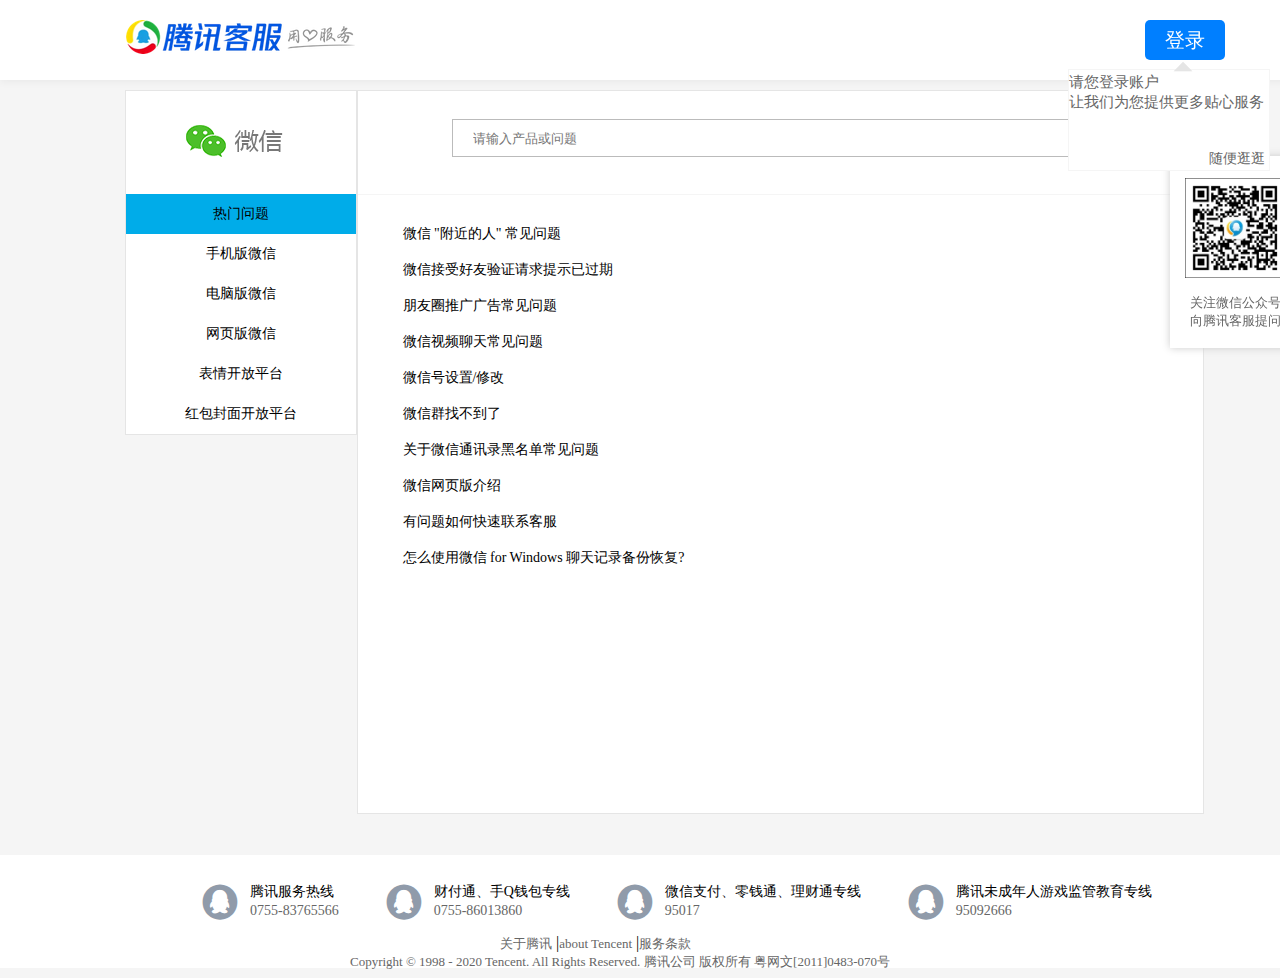
<file: Tencent_customer_service.html>
<!DOCTYPE html>
<html lang="en">
<head>
  <meta charset="UTF-8">
  <meta name="viewport" content="width=device-width, initial-scale=1.0">
  <title>Document</title>
  <link rel="stylesheet" href="./css/重置样式表.css">
  <link rel="stylesheet" href="./font_iezylkum30r/iconfont.css">
  <link rel="stylesheet" href="./font_5bzc5a1wv8m/iconfont.css">
  <link rel="stylesheet" href="./Tencent_css/FontAwesome.otf">
  <link rel="stylesheet" href="./font_3aj6bu2l47l/iconfont.css">
  <link rel="stylesheet" href="./Tencent_css/font_0b9zcy7ng1w/iconfont.css">
  <link rel="stylesheet" href="./font_2snb76nq77i/iconfont.css">
  <link rel="stylesheet" href="./font_ouflarc2nk/iconfont.css">
  <link rel="stylesheet" href="./font_aovtuym4bk4/iconfont.css">
  <script src="./jquery-3.5.1.js"></script>
  <script src="./copyjQuery.js"></script>
  <style>   
    body {
        width: 1349px;
        background-color: #F5F5F5;
        font:  PingFang SC,Microsoft Yahei,Avenir,Segoe UI,Hiragino Sans GB,STHeiti,Microsoft Sans Serif,WenQuanYi Micro Hei,sans-serif;
    }      
    a {
        text-decoration: none;
    }
    .clearfix:after {
        content:"";
        display: block;
        height:0;
        clear:both;
        visibility:hidden;
    }
    .tao {
        height: 80px;
    }
    .wrap {
        z-index: 1000;
        width: 1349px;
        height: 80px;
        box-shadow: 0 2px 8px 0 rgba(0,0,0,.05);
        position: fixed;  
        background-color: white;           
    }
    .head {
        width: 1100px;
        height: 80px;
        margin: 0 auto;                 
    }
    .head_logo {
        float: left;
        margin-top: 20px;
    }
    .head_logo img{
        width: 230px;
        height: 34px;      
    }
    .info {       
        float: right;
        width: 80px;
        height: 40px;
        background-color: #007FFF;
        border-radius: 5px;
        margin-top: 20px;       
    }
    .info a {
        position: relative;
        display: block;
        color: #fff;
        line-height: 40px;
        text-align: center;
        font-size: 20px;
    }
    .bao {
        width: 1349px;
        background-color: #F5F5F5;
        margin-top: 10px;        
    }
      .centre {
          width: 1100px;
          margin: 0 auto;            
      }
      .centre a:hover {
          color: #5FB2FA;
      }
      .centre_left {
          position: relative;
          float: left;
          width: 230px;
          background-color: #fff; 
          border: 1px solid #E5E5E5;    
      }  
      .centre_list {
          background-color: white;     
      }
      .centre_list a {
          display: block;
          text-align: center;            
          height: 40px;
          line-height: 40px;
          color: black;
          font-size: 14px;
      }
      .iconfont {
          position: absolute;
          top: 0px;
          left: 443px;
          font-size: 25px;
          color: #909BAA;
      } 
      .centre_right {
          float: left;
          width: 845px;
          background-color: #fff;
          border: 1px solid #E5E5E5;
      }
      .centre_right_i {       
          height: 103px; 
          text-align: center;     
      }
      #it {
          border: 1px solid #BBBBBB;
          height: 36px;
          width: 614px;
          margin-top: 28px;
          padding: 0 20px;
          color: #ADADAD;
      }
      #btn {
          width: 38px;
          height: 38px;
          position: absolute;
          top: 28px;
          left: 749px;
          border: none;
          background-color: #00ace9;
      }
      .ha {
          top: 7px;
          left: 5px;
          color: #fff;   
      } 
      .centre_right {
          position: relative;
          height: 722px;   
      }
      .centre_right_o {
          width: 845px;
          border-top: 1px solid #F5F5F5;  
      }
      .jing {
          position: relative;
          margin: 30px 45px;
      }
      .tu {
          position: absolute;
          display: none;
      }
      .jing li {
          margin-bottom: 20px;  
      }
      .jing li a{
          color: black;
          font-size: 14px;
      }
      .foot {
          width: 1349px;
          margin-top: 40px;
          border-top: 1px solid #F5F5F5;
          background-color: #fff;
      }
      .foot_shang {
          margin-top: 30px;
          margin-left: 250px;
      }
      .foot_shang li{
          float: left;
          margin-right: 95px;
          position: relative;
          font-size: 14px;
      }
      p {
          display: block;
          color: #666666;
          margin-top: 5px;
      }
      .last {
          position: absolute;
          top: -3px;
          left: -50px;
          font-size: 40px;
      }
      .b {
          margin-top: 80px;
          margin-left: 500px;  
      }
      .xia li{
          float: left;  
      }
      .xia a {
          font-size: 13px;
          color: #666666;;
      }
      #kk {
          margin-top: 100px;
          margin-left: 350px;
          font-size: 13px;
          margin-bottom: 10px; 
      }
      .modal_box {
          display: none;
          z-index: 9998;
          position: absolute;
          top: 72px;
          left: 322px;
          width: 700px;
      }
      .modal_ty {
          width: 100%;
          height: 50px;
          background-color: #F6F6F6;
          text-align: center;
          line-height: 50px;
          color: #666666;
          font-size: 20px; 
      }
      .modal_tu {
          width: 100%;
          height: 350px;
          text-align: center;
          padding-top: 80px;
          background-color: white;
      }
      .modal_tuuu {
          margin-top: 10px;
          font-size: 13.5px;
      }
      .modal_o {
          display: inline-block;
          margin-right: 100px;
          margin-top: 40px;   
      }
      .modal_o img:hover {
          cursor: pointer
      }
      .modal_oo {
          display: inline-block;      
          margin-top: 40px;      
      }
      .modal_oo img:hover {
          cursor: pointer
      }
      .modal_ooo {
         position: relative;
         margin-right: 200px;
         margin-top: 20px;  
      }
      .modal_oooo{
         position: absolute;
         top: 323px;
         left: 440px;
      }
      #login_bg {
          display: none;
          width: 100%;
          height: 100%;
          position: fixed;
          top: 0px;
          left: 0px;
          background: rgba(0, 0, 0, .3);
          z-index: 5000;
      }
      #cha {
          z-index: 9999;
          display: block;
          position: absolute;
          top: 45px;
          left: 1000px;
          color: white;
          font-size: 27px;
      }
      #cha:hover {
          cursor: pointer 
      } 
      .red {
          background-color: #00ace9;
      }
     
      .ye {
          background-color: white;
     }
      #info_sb{
          position: absolute;
          width: 200px;
          height: 100px;
          font-size: 15px;
          top: 69px;
          left: 1068px;
          background-color: #FFFFFF;
          border: 1px solid #F5F5F5;
      }
      #zuihou {
          top: -17px;
          left: 100px;
          font-size: 28px;
          color: #E5E5E5;
      }
      #info_sb a {
          display: block;
          font-size: 14px;
          margin-top: 42px;
          margin-left: 140px;
          color: #666666;
      }
      .layer_box {
          position: fixed;
          top: 156px;
          left: 1170px;
          width: 130px;
          height: 170px;
          padding-top: 22px;
          text-align: center;
          background-color: #fff;
          box-shadow: 0 0 8px #ccc;
      }
      .layer_box img {
          width: 100px;
          height: 100px;
          margin-bottom: 10px;
      }
      .layer_box p {
         font-size: 13px;
      }
      .pp {
         display: none;    
    }
      #shui {
          display: block;
          text-align: center;
          line-height: 40px;
          height: 40px;
          color: black;
          font-size: 14px;
      }
      .er {
          display: none;
          text-align: center;
          line-height: 40px;
          height: 40px;
          color: black;
          font-size: 14px;
      }
      .er a {  
          color: #666666;
      }
      #mm {
          display: none;
      }
      .skip {
          display: none;
          z-index: 9999;
          position: absolute;
          top: 72px;
          left: 322px;   
          background-color: white; 
          text-align: center;
          width: 700px;             
      }
      .weixin_enroll {
          float: left;
          width: 350px;
          height: 53px;
          line-height: 53px;
          text-align: center;
          background-color: #4BBF4A;
          color: white;
          font-size: 20px;
      }  
      .weixin_enroll:hover{
          cursor: pointer;
      }
      .wx {
          position: absolute;
          top: 1px;
          left: 93px;
          color: white;
          font-size: 18px;
      }
      .qq_enroll {
          float: right;
          width: 350px;
          height: 53px;
          line-height: 53px;
          text-align: center;
          background-color: #F6F6F6;
          color: #666666;
          font-size: 20px;
      }
      .qq_enroll:hover{
          cursor: pointer;
      }
      .kuang {
          height: 53px;  
      }
      
      .skip_h {       
          margin-top: 37px;
          font-size: 13.5px;     
          color: #666666;
      }      
      .skip_hh {
          margin-top: 90px;
          font-size: 13.5px;     
          color: #666666;
       }
      .skip_j {      
          font-size: 22px;      
          color: black;
          margin-top: 10px;
          font-weight: bold;
        }
        .skip_k {
            margin-top: 25px;
            font-size: 13px;
            color: #666666;
        }
        .wx_logo {
            margin: 0 auto;
            margin-top: 10px;      
        }
        .wx_logobut {
            padding: 2px 0;
            width: 210px;
            height: 40px;
            margin: 0 auto;
            background: url(./Tencent_img/sprite_login.png) no-repeat 0px -40px;
            margin-bottom: 71px;
        }
        .wx_logo img {
            margin-bottom: 15px;
            width: 150px;
            height: 150px;
        }
        .wx_logo p { 
            font-size: 13px;
        }
        .skip_two {
            display: none;
            position: absolute;
            top: 72px;
            left: 322px;      
            z-index: 9999;      
            text-align: center;
            width: 700px;   
            background-color: white;   
        }
        .qq_left {
            margin-top: 30px;
            width: 370px;
            text-align: center;  
        }
        .qq_left_z {
            margin-top: 20px;
            margin-bottom: 5px;
        }
        .qq_logo img {
            margin-top: 30px;
        }
        .qq_lu {
            margin-left: 150px;
        }
        .qq_logo li {
            margin-top: 25px;
            float: left;   
            margin-bottom: 20px;      
        }
        .qq_logo li a {
            color: #666666;
            font-size: 13px;
        } 
        .qq_right {
            margin-top: 20px;
            text-align: left;
            margin-left: 20px;
        }     
        .qq_right p {   
            font-size: 13px;
            padding: 10px 0;
            border-bottom: 1px dotted #E2E2E2;
            border-top: 1px dotted #E2E2E2;
        }
        .il {
            padding: 10px 0;
            text-align: left;
            border-bottom: 1px dotted #E2E2E2;
        }
        .il label {
            font-size: 13px;
            color: #666666;
        }
        .bor {        
            position: absolute;
            top: 136px;
            left: 410px;
            width: 290px;
            height: 278px;
            border-left: 1px dotted #E2E2E2;                
        }
        .ij label {
            font-size: 13px;
            color: #666666;
        }
        .ij {
            border-bottom: 1px dotted #E2E2E2;
            padding: 10px 0;   
        }
        .ig {
            text-align: left;
            margin-left: 20px;
            margin-top: 20px;
            font-size: 13px;
            color: #666666;
        }   
        #omg {
            display: none;
            position: absolute;
            top: 218px;
            left: 24px;        
        }        
        .skip_three {
            display: none;
            text-align: center;
            position: absolute;
            top: 72px;
            left: 322px;      
            z-index: 9999;      
            width: 700px;   
            background-color: white;   
        }
        .q_q p{
            margin-top: 26px;
            text-align: left;
            margin-left: 123px;
            font-size: 20px;
            color: black;
        }
        .w_w {
            margin-top: 18px;
            text-align: left;
            margin-left: 62px;
            margin-bottom: 20px;
        }     
        .e_e {
            text-align: left;
        }
        .e_e input {
            margin-left: 40px;
            text-align: left;
            width: 272px;
            height: 30px;
            border: 1px solid #D6D6D6;
            padding-left: 10px;
            margin-top: 15px;
            border-radius: 3px ;
        }   
        .r_r {
            margin-top: 15px;
            margin-left: 40px;
            width: 284px;
            height: 32px;
            text-align: center;
            line-height: 32px;
            background-color: #86CE2F;    
        }
        .r_r a{
            color: white;
        }
        .t_t{
            margin-top: 30px;
            text-align: left;
            margin-left: 100px;
        }
        .t_t li {
            float: left;
        }
        .t_t li a{
            font-size: 13px;
            color: #666666;
        }
    </style>
</head>
<body>
    <!-- 头部 -->
    <div class="tao">
        <div class="wrap">
            <div class="head">
                <div class="head_logo">
                    <a href="#"><img src="./Tencent_img/logo.png" alt=""></a>
                </div>
                <div class="info">
                    <a href="#" id="info_get"><span>登录</span></a>
                </div>
                <div id="info_sb">
                    <i class="iconfont" id="zuihou">&#xe6b0;</i>
                    <p>请您登录账户</p>
                    <p>让我们为您提供更多贴心服务</p>
                    <a href="javascript:;" >随便逛逛</a>
                </div>
                </div>
            </div>
        </div>

    <!-- 头部登录点击触发部分 -->
    <!-- 第一个页面：微信，QQ选择页面 -->
    <div class="modal_box " id="modalbox">
            <div class="modal_ty">
                选择登录账号类型
            </div>
            <div class="modal_tu">
                <div class="modal_tuu">
                    请以使用产品时遇到问题的帐号进行登录。
                </div>
                <div class="modal_tuuu">
                    若帐号无法登录，可<a href="#">点击这里</a>
                </div>
                <div class="modal_o" id="wx_c">
                    <img src="./Tencent_img/wechat.png" alt="">
                </div>
                <div class="modal_oo" id='qq_c'>
                    <img src="./Tencent_img/qq.png" alt="">
                </div>
                <div class="modal_ooo">
                   微信
                </div>
                <div class="modal_oooo">
                   QQ
                </div>
                
            </div>
    </div>
    <!-- 第二个页面：微信登录页面 -->
        <div class="skip" id="skis">
            <div class="kuang">
              <div class="weixin_enroll">
                 <i class="iconfont wx" >&#xe637;</i>
                    微信账号登录
              </div>
              <div class="qq_enroll" id="qq_enroll_q">
                     <i class="iconfont qq">&#xe666;</i>
                     QQ账号登录
              </div>
            </div>
           <div class="skip_h">微信和QQ是两个独立帐号，帐号信息不互通</div>
           <div class="skip_j">登录后，为您提供更多贴心服务</div>
           <div class="skip_k">安全登录，防止被盗</div>
           <div class="wx_logo">
               <img src="./Tencent_img/0111Z8vaIM1RNT8F.jpg" alt="">
               <div class="wx_logobut">
                   <p>请使用微信扫描二维码登录</p>
                   <p>“腾讯客服”</p>
               </div>
           </div> 
                
        </div>
    <!-- 第三个页面：QQ登录页面 -->
        <div class="skip_two" id="skis_two">
            <div class="weixin_enroll" id="vv">
                <i class="iconfont wx">&#xe637;</i>
                   微信账号登录
            </div>
            <div class="qq_enroll" >
                <i class="iconfont qq">&#xe666;</i>
                    QQ账号登录
            </div>
            <div class="skip_hh">微信和QQ是两个独立帐号，帐号信息不互通</div>
            <div class="skip_j">登录后，为您提供更多贴心服务</div>
            <div class="qq_left" id="qq_left_q">
                <div class="qq_left_f">快速安全登录</div>
                <div class="qq_left_z">请使用QQ手机版扫描二维码，</div>
                <div class="qq_left_w">安全登录，防止盗号。</div>
                <div class="qq_logo">
                    <img src="./Tencent_img/1593319556(1).png" alt="" id="omg">
                    <img src="./Tencent_img/1593251342(1).png" alt="" id="omgz">
                    
                   <div class="qq_lu">
                     <ul >
                         <li id="nu"><a href="#">账号密码登录</a> <span>|</span></li>
                        
                         <li><a href="#">注册新账号</a> <span>|</span></li>
                        
                         <li><a href="#">意见反馈</a></li>
                     </ul>
                   </div>
                </div>
            </div> 
            <div class="bor" id="bor_h">
                <div class="qq_right">
                    <p>腾讯客服 将获得以下权限：</p>
                    <ul class="il">
                        <li>
                            <input type="checkbox">
                            <label for="select all">全选</label>
                        </li>
                    </ul>
                    <ul class="ij">
                        <li>
                            <input type="checkbox" checked disabled>
                            <label for="select all">获得您的昵称、头像、性别</label>
                        </li>  
                    </ul>  
                </div> 
                <div class="ig">
                    <span>授权后表明你已同意</span>
                    <a href="#">QQ登录服务协议</a>
                </div>                 
            </div>                 
        </div>          

    <!-- 第四个页面：QQ账号登录页面 -->
        <div class="skip_three" id="skis_three">
            <div class="weixin_enroll" id="s_s">
                <i class="iconfont wx">&#xe637;</i>
                   微信账号登录
            </div>
            <div class="qq_enroll" >
                    <i class="iconfont qq">&#xe666;</i>
                    QQ账号登录
            </div>
            <div class="skip_hh">微信和QQ是两个独立帐号，帐号信息不互通</div>
            <div class="skip_j">登录后，为您提供更多贴心服务</div>
            <div class='q_q'>
                <p >账号密码登录</p>
               <div class="w_w"><span>推荐使用</span><a href="#">快速安全登录</a><span>，防止盗号。</span></div>
            </div> 
            <div class="e_e">
                <input type="text" placeholder="支持QQ号/邮箱/手机号登录">
            </div>
            <div class="e_e">
                <input type="text" placeholder="密码">
            </div>
            <div class="r_r">
                <a href="#">授权并登录</a>
            </div>
            <div class="t_t">
                <ul >
                    <li><a href="#">忘了密码?</a> <span>|</span></li>
                   
                    <li><a href="#">注册新账号</a> <span>|</span></li>
                   
                    <li><a href="#">意见反馈</a></li>
                </ul>
            </div>

           <div class="bor" id="bor_h">
              <div class="qq_right">
                 <p>腾讯客服 将获得以下权限：</p>
                 <ul class="il">
                     <li>
                         <input type="checkbox">
                         <label for="select all">全选</label>
                     </li>
                 </ul>
                 <ul class="ij">
                     <li>
                         <input type="checkbox" checked disabled>
                         <label for="select all">获得您的昵称、头像、性别</label>
                     </li>  
                 </ul>  
              </div> 
              <div class="ig">
                 <span>授权后表明你已同意</span>
                 <a href="#">QQ登录服务协议</a>
              </div>                 
           </div>
        </div> 
          
   
   <!--页面的×  -->
    <i class="iconfont " id="cha">&#xe687;</i>


    <!--中间内容区  -->
    <div class="bao">
        <div class="centre clearfix">

            <div class="centre_left">
                <div class="left_img">
                    <img src="./Tencent_img/body.logo.png" alt="">
                </div>
               <div class="noy">
                <ul >
                    <li class="centre_list red" data-index="0"><a href="javascript:;">热门问题</a></li>
                    <li  >
                      
                        <a href="javascript:;" id="shui">
                            <i class="iconfont">&#xe618;</i>
                            手机版微信                                 
                        </a>
                        <!-- 隐藏的tab栏 -->
                           <div class="ye">
                            <ul >
                                <li class="er red" da-index="0"><a href="javascript:;">好友问题</a></li>
                                <li class="er" da-index="1"><a href="javascript:;">微信群</a></li>
                                <li class="er" da-index="2"><a href="javascript:;">朋友圈与相册</a></li>
                                <li class="er" da-index="3"><a href="javascript:;">拍摄（小视频）与视频聊天</a></li>
                                <li class="er" da-index="4"><a href="javascript:;">聊天问题</a></li>
                                <li class="er" da-index="5"><a href="javascript:;">设置管理</a></li>
                                <li class="er" da-index="6"><a href="javascript:;">其他功能</a></li>
                                
                            </ul>
                        </div>
                    </li>
                    <li class="centre_list " data-index="1"><a href="javascript:;" >电脑版微信</a></li>
                    <li class="centre_list" data-index="2"><a href="javascript:;">网页版微信</a></li>
                    <li class="centre_list" data-index="3"><a href="javascript:;">表情开放平台</a></li>
                    <li class="centre_list" data-index="4"><a href="javascript:;">红包封面开放平台</a></li>
                </ul>
               </div>
             </div>
           
                <div class="centre_right">
                    <div class="centre_right_i">
                       <input type="text" name="" id="it" placeholder="请输入产品或问题">
                       <button id="btn">
                           <i class="iconfont ha">&#xe6d1;</i>
                           </button>
                    </div>
                   
                    <div class="centre_right_o ">
                        <ul class="jing">
                           <li class="tu " style="display: block;">
                               <ul>
                                <li><a href="#">微信 "附近的人" 常见问题</a></li>
                                <li> <a href="#">微信接受好友验证请求提示已过期</a></li>
                                <li><a href="#">朋友圈推广广告常见问题</a></li>
                                <li><a href="#">微信视频聊天常见问题</a></li>
                                <li><a href="#">微信号设置/修改</a></li>
                                <li><a href="#">微信群找不到了</a></li>
                                <li><a href="#">关于微信通讯录黑名单常见问题</a></li>
                                <li><a href="#">微信网页版介绍</a></li>
                                <li><a href="#">有问题如何快速联系客服</a></li>
                                <li><a href="#">怎么使用微信 for Windows 聊天记录备份恢复?</a></li>
                               </ul>
                           </li>
                          
                              
                            <li class="tu " >
                                <ul>
                                <li><a href="#">微信 for Windows可以发送接收哪些消息类型？</a></li>
                               <li> <a href="#">怎么使用微信 for Windows聊天记录备份恢复？</a></li>
                               <li><a href="#">怎么登录微信 for Windows版本？</a></li>
                               <li><a href="#">微信 for Windows群功能介绍</a></li>
                               <li><a href="#">微信Windows版本查看收藏内容方法</a></li>
                                <li><a href="#">微信Windows版如何从旧电脑迁移聊天记录到新电脑</a></li>
                               
                                </ul>
                            </li>
                             
                            <li class="tu">
                                <ul>
                                <li><a href="#">微信网页版介绍</a></li>
                               <li><a href="#">微信退出网页版问题</a></li>
                            </ul>
                               </li>   
                               
                            <li class="tu">
                                <ul>
                                <li><a href="#">表情提交后有哪些状态？</a></li>
                               <li> <a href="#">登录常见问题</a></li>
                               <li> <a href="#">注册常见问题</a></li>
                               <li> <a href="#">表情制作常见问题</a></li>
                               <li> <a href="#">表情使用规则</a></li>
                               <li> <a href="#">表情审核常见问题</a></li>
                               <li> <a href="#">如何防止抄袭？</a></li>
                               <li> <a href="#">侵权与被侵权处理方法</a></li>
                               <li> <a href="#">表情制作规范</a></li>
                              
                            </ul>
                               </li>
                               <li class="tu">
                                <ul>
                                <li><a href="#">红包封面制作常见问题</a></li>
                               <li><a href="#">如何防止侵权?</a></li>
                               <li><a href="#">如何申诉？</a></li>
                               <li><a href="#">红包封面使用相关问题</a></li>
                               <li><a href="#">红包封面购买常见问题</a></li>
                               <li><a href="#">红包封面审核常见问题</a></li>
                               <li><a href="#">红包封面制作常见问题</a></li>
                               <li><a href="#">登录常见问题</a></li>
                               <li><a href="#">注册常见问题</a></li>
                            </ul>
                               </li>   
                            
                          
                               
                     <!-- 最后一个是对应的手机版微信 -->
                            <li id="mm">
                                <ul>
                                <li><a href="#">微信接受好友验证请求提示已过期</a></li>
                               <li><a href="#">微信通讯录分组/好友排序</a></li>
                               <li><a href="#">微信设置被添加好友需验证</a></li>
                               <li><a href="#">添加/删除微信好友及公众号的方法</a></li>
                               <li><a href="#">微信好友查找或添加失败</a></li>
                               <li><a href="#">微信好友人数上限</a></li>
                               <li><a href="#">关于微信通讯录黑名单常见问题</a></li>
                               <li><a href="#">微信好友添加/好友验证记录</a></li>
                               <li><a href="#">添加好友失败或收不到验证请求？</a></li>
                               
                            </ul>
                               </li> 
                     <!-- pp是小列表对应的右侧内容 -->
                            <li class="pp">
                                    <ul>
                                        <li><a href="#">微信接受好友验证请求提示已过期</a></li>
                                        <li><a href="#">微信通讯录分组/好友排序</a></li>
                                        <li><a href="#">微信设置被添加好友需验证</a></li>
                                        <li><a href="#">添加/删除微信好友及公众号的方法</a></li>
                                        <li><a href="#">微信好友查找或添加失败</a></li>
                                        <li><a href="#">微信好友人数上限</a></li>
                                        <li><a href="#">关于微信通讯录黑名单常见问题</a></li>
                                        <li><a href="#">微信好友添加/好友验证记录</a></li>
                                        <li><a href="#">添加好友失败或收不到验证请求？</a></li>
                                        
                                </ul>
                                   </li>
                            <li class="pp">
                                    <ul>
                                    
                                   <li><a href="#">微信群创建及设置方法</a></li>
                                   <li><a href="#">微信群找不到了</a></li>
                                   <li><a href="#">微信群人数限制说明</a></li>
                                   <li><a href="#">解散/退出微信群</a></li>
                                   <li><a href="#">微信群群主规则</a></li>
                                   <li><a href="#">使用微信群出现闪退的说明</a></li>
                                   <li><a href="#">微信群二维码有效期</a></li>
                                   <li><a href="#">屏蔽微信群消息</a></li>
                                   <li><a href="#">保存微信群</a></li>
                                </ul>
                                   </li>   
                            <li class="pp">
                                    <ul>
                                        <li><a href="#">朋友圈发照片/纯文字的方法</a></li>
                                       <li><a href="#">转发/分享内容到朋友圈</a></li>
                                       <li><a href="#">不显示朋友圈功能入口（开启或关闭朋友圈）</a></li>
                                       <li><a href="#">朋友圈推广广告常见问题</a></li>
                                       <li><a href="#">朋友圈发表异常问题</a></li>
                                       <li><a href="#">朋友圈照片查看权限</a></li>
                                       <li><a href="#">朋友圈更新没有红点提醒</a></li>
                                       <li><a href="#">朋友圈发送失败，或提示红色感叹号</a></li>
                                       <li><a href="#">朋友圈管理常见问题</a></li>
                                       <li><a href="#">朋友圈地理位置</a></li>
                                       <li><a href="#">微信查看朋友圈闪退的问题</a></li>
                                       <li><a href="#">朋友圈评论规则</a></li>
                                       <li><a href="#">朋友圈隐私设置问题</a></li>
                                       
                                    </ul>
                                   </li> 
                            <li class="pp">
                                    <ul>
                                    <li><a href="#">微信拍摄（小视频）说明</a></li>
                                   <li><a href="#">微信视频聊天常见问题</a></li>
                                </ul>
                                   </li> 
                            <li class="pp">
                                    <ul>
                                    <li><a href="#">好友及微信群发送消息提示红色感叹号</a></li>
                                   <li><a href="#">微信聊天记录保存规则说明</a></li>
                                   <li><a href="#">微信聊天不显示“对方正在输入”</a></li>
                                   <li><a href="#">恢复删除的微信聊天记录</a></li>
                                   <li><a href="#">微信语音聊天</a></li>
                                   <li><a href="#">微信聊天消息怎么撤回</a></li>
                                   <li><a href="#">收到微信消息没有提示</a></li>
                                   <li><a href="#">删除微信聊天记录</a></li>
                                   <li><a href="#">微信聊天消息时间显示说明</a></li>
                                   <li><a href="#">微信每天固定时候接收不到任何信息</a></li>
                                   <li><a href="#">如何知道对方是否查看了我发的消息</a></li>
                                </ul>
                                   </li>
                            <li class="pp">
                                    <ul>
                                    <li><a href="#">微信开启横屏模式</a></li>
                                   <li><a href="#">设置新消息提示声音和振动</a></li>
                                   <li><a href="#">微信个人信息设置/修改</a></li>
                                   <li><a href="#">微信号设置/修改</a></li>
                                   <li><a href="#">微信设置字体大小</a></li>
                                   
                                </ul>
                                   </li>
                            <li class="pp">
                                    <ul>
                                    <li><a href="#">公告：关于无法使用微信漂流瓶的问题</a></li>
                                   <li><a href="#">微信收藏</a></li>
                                   <li><a href="#">如何使用摇一摇参与电视互动？</a></li>
                                   <li><a href="#">微信没有摇人/摇歌/摇电视</a></li>
                                   <li><a href="#">表情添加/删除/排序说明</a></li>
                                   <li><a href="#">微信游戏</a></li>
                                   <li><a href="#">微信“附近的人”常见问题</a></li>
                                   <li><a href="#">微信摇一摇人</a></li>
                                   <li><a href="#">微信无法打开淘宝/天猫链接</a></li>
                                   <li><a href="#">微信支付/添加银行卡</a></li>
                                   <li><a href="#">微信出现闪退怎么办？</a></li>
                                   <li><a href="#">微信小程序搜索排序说明</a></li>
                                </ul>
                                   </li> 
                            </ul>                            
                </div>
                 <div class="layer_box">
                   <img src="./Tencent_img/1593149763(1).png" alt="">
                   <p>关注微信公众号</p>
                   <p>向腾讯客服提问</p>
                 </div>
                

                   </div>              
             </div>
            </div>
            <!-- 尾部 -->
        <div class="foot">
            <div class="foot_shang">
                <ul >
                    <li>
                        <i class="iconfont last">&#xe69e;</i>                 
                            <h3>腾讯服务热线</h3>
                            <p >0755-83765566</p>                      
                    </li>
                    <li>
                        <i class="iconfont last" >&#xe69e;</i>                       
                            <h3>财付通、手Q钱包专线</h3>
                            <p >0755-86013860</p>                     
                    </li>
                    <li>
                        <i class="iconfont last" >&#xe69e;</i>                
                            <h3>微信支付、零钱通、理财通专线</h3>
                            <p >95017</p>      
                    </li>
                    <li>
                        <i class="iconfont last" >&#xe69e;</i>
                            <h3>腾讯未成年人游戏监管教育专线</h3>
                            <p >95092666</p>
                    </li>
                </ul>
            </div>
            <div class="xia">
               <div class="b">
                <ul >
                    <li>
                        <a href="#">关于腾讯</a>
                        <span>|</span>
                    </li>
                    <li>
                        <a href="#">about Tencent</a>
                        <span>|</span>
                    </li>
                    <li>
                        <a href="#">服务条款</a>
                    </li>
                </ul>
               </div>         
             </div>
             <p id="kk">Copyright © 1998 - 2020 Tencent. All Rights Reserved.   腾讯公司 版权所有    粤网文[2011]0483-070号</p>
        </div>
        <div id="login_bg"></div>
</body>
</html>
</file>
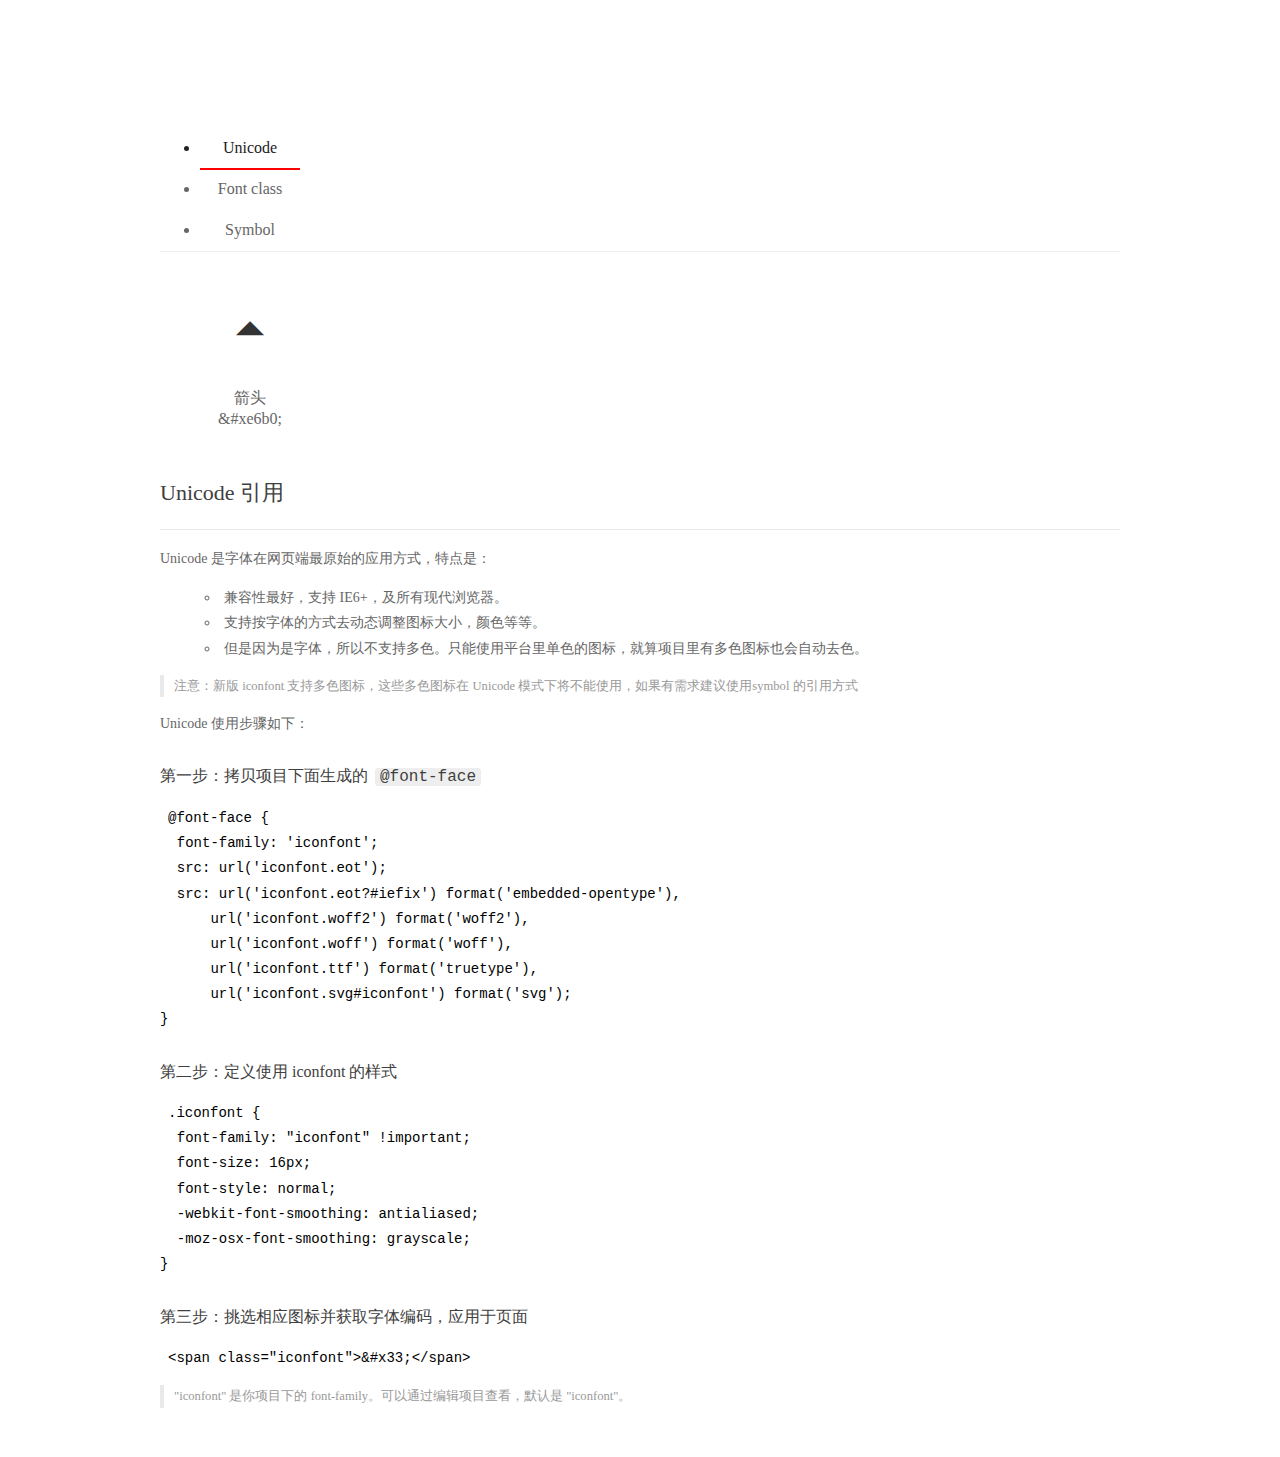
<file: font_2snb76nq77i/demo_index.html>
<!DOCTYPE html>
<html>
<head>
  <meta charset="utf-8"/>
  <title>IconFont Demo</title>
  <link rel="shortcut icon" href="https://img.alicdn.com/tps/i4/TB1_oz6GVXXXXaFXpXXJDFnIXXX-64-64.ico" type="image/x-icon"/>
  <link rel="stylesheet" href="https://g.alicdn.com/thx/cube/1.3.2/cube.min.css">
  <link rel="stylesheet" href="demo.css">
  <link rel="stylesheet" href="iconfont.css">
  <script src="iconfont.js"></script>
  <!-- jQuery -->
  <script src="https://a1.alicdn.com/oss/uploads/2018/12/26/7bfddb60-08e8-11e9-9b04-53e73bb6408b.js"></script>
  <!-- 代码高亮 -->
  <script src="https://a1.alicdn.com/oss/uploads/2018/12/26/a3f714d0-08e6-11e9-8a15-ebf944d7534c.js"></script>
</head>
<body>
  <div class="main">
    <h1 class="logo"><a href="https://www.iconfont.cn/" title="iconfont 首页" target="_blank">&#xe86b;</a></h1>
    <div class="nav-tabs">
      <ul id="tabs" class="dib-box">
        <li class="dib active"><span>Unicode</span></li>
        <li class="dib"><span>Font class</span></li>
        <li class="dib"><span>Symbol</span></li>
      </ul>
      
    </div>
    <div class="tab-container">
      <div class="content unicode" style="display: block;">
          <ul class="icon_lists dib-box">
          
            <li class="dib">
              <span class="icon iconfont">&#xe6b0;</span>
                <div class="name">箭头</div>
                <div class="code-name">&amp;#xe6b0;</div>
              </li>
          
          </ul>
          <div class="article markdown">
          <h2 id="unicode-">Unicode 引用</h2>
          <hr>

          <p>Unicode 是字体在网页端最原始的应用方式，特点是：</p>
          <ul>
            <li>兼容性最好，支持 IE6+，及所有现代浏览器。</li>
            <li>支持按字体的方式去动态调整图标大小，颜色等等。</li>
            <li>但是因为是字体，所以不支持多色。只能使用平台里单色的图标，就算项目里有多色图标也会自动去色。</li>
          </ul>
          <blockquote>
            <p>注意：新版 iconfont 支持多色图标，这些多色图标在 Unicode 模式下将不能使用，如果有需求建议使用symbol 的引用方式</p>
          </blockquote>
          <p>Unicode 使用步骤如下：</p>
          <h3 id="-font-face">第一步：拷贝项目下面生成的 <code>@font-face</code></h3>
<pre><code class="language-css"
>@font-face {
  font-family: 'iconfont';
  src: url('iconfont.eot');
  src: url('iconfont.eot?#iefix') format('embedded-opentype'),
      url('iconfont.woff2') format('woff2'),
      url('iconfont.woff') format('woff'),
      url('iconfont.ttf') format('truetype'),
      url('iconfont.svg#iconfont') format('svg');
}
</code></pre>
          <h3 id="-iconfont-">第二步：定义使用 iconfont 的样式</h3>
<pre><code class="language-css"
>.iconfont {
  font-family: "iconfont" !important;
  font-size: 16px;
  font-style: normal;
  -webkit-font-smoothing: antialiased;
  -moz-osx-font-smoothing: grayscale;
}
</code></pre>
          <h3 id="-">第三步：挑选相应图标并获取字体编码，应用于页面</h3>
<pre>
<code class="language-html"
>&lt;span class="iconfont"&gt;&amp;#x33;&lt;/span&gt;
</code></pre>
          <blockquote>
            <p>"iconfont" 是你项目下的 font-family。可以通过编辑项目查看，默认是 "iconfont"。</p>
          </blockquote>
          </div>
      </div>
      <div class="content font-class">
        <ul class="icon_lists dib-box">
          
          <li class="dib">
            <span class="icon iconfont icon-jiantouarrow492"></span>
            <div class="name">
              箭头
            </div>
            <div class="code-name">.icon-jiantouarrow492
            </div>
          </li>
          
        </ul>
        <div class="article markdown">
        <h2 id="font-class-">font-class 引用</h2>
        <hr>

        <p>font-class 是 Unicode 使用方式的一种变种，主要是解决 Unicode 书写不直观，语意不明确的问题。</p>
        <p>与 Unicode 使用方式相比，具有如下特点：</p>
        <ul>
          <li>兼容性良好，支持 IE8+，及所有现代浏览器。</li>
          <li>相比于 Unicode 语意明确，书写更直观。可以很容易分辨这个 icon 是什么。</li>
          <li>因为使用 class 来定义图标，所以当要替换图标时，只需要修改 class 里面的 Unicode 引用。</li>
          <li>不过因为本质上还是使用的字体，所以多色图标还是不支持的。</li>
        </ul>
        <p>使用步骤如下：</p>
        <h3 id="-fontclass-">第一步：引入项目下面生成的 fontclass 代码：</h3>
<pre><code class="language-html">&lt;link rel="stylesheet" href="./iconfont.css"&gt;
</code></pre>
        <h3 id="-">第二步：挑选相应图标并获取类名，应用于页面：</h3>
<pre><code class="language-html">&lt;span class="iconfont icon-xxx"&gt;&lt;/span&gt;
</code></pre>
        <blockquote>
          <p>"
            iconfont" 是你项目下的 font-family。可以通过编辑项目查看，默认是 "iconfont"。</p>
        </blockquote>
      </div>
      </div>
      <div class="content symbol">
          <ul class="icon_lists dib-box">
          
            <li class="dib">
                <svg class="icon svg-icon" aria-hidden="true">
                  <use xlink:href="#icon-jiantouarrow492"></use>
                </svg>
                <div class="name">箭头</div>
                <div class="code-name">#icon-jiantouarrow492</div>
            </li>
          
          </ul>
          <div class="article markdown">
          <h2 id="symbol-">Symbol 引用</h2>
          <hr>

          <p>这是一种全新的使用方式，应该说这才是未来的主流，也是平台目前推荐的用法。相关介绍可以参考这篇<a href="">文章</a>
            这种用法其实是做了一个 SVG 的集合，与另外两种相比具有如下特点：</p>
          <ul>
            <li>支持多色图标了，不再受单色限制。</li>
            <li>通过一些技巧，支持像字体那样，通过 <code>font-size</code>, <code>color</code> 来调整样式。</li>
            <li>兼容性较差，支持 IE9+，及现代浏览器。</li>
            <li>浏览器渲染 SVG 的性能一般，还不如 png。</li>
          </ul>
          <p>使用步骤如下：</p>
          <h3 id="-symbol-">第一步：引入项目下面生成的 symbol 代码：</h3>
<pre><code class="language-html">&lt;script src="./iconfont.js"&gt;&lt;/script&gt;
</code></pre>
          <h3 id="-css-">第二步：加入通用 CSS 代码（引入一次就行）：</h3>
<pre><code class="language-html">&lt;style&gt;
.icon {
  width: 1em;
  height: 1em;
  vertical-align: -0.15em;
  fill: currentColor;
  overflow: hidden;
}
&lt;/style&gt;
</code></pre>
          <h3 id="-">第三步：挑选相应图标并获取类名，应用于页面：</h3>
<pre><code class="language-html">&lt;svg class="icon" aria-hidden="true"&gt;
  &lt;use xlink:href="#icon-xxx"&gt;&lt;/use&gt;
&lt;/svg&gt;
</code></pre>
          </div>
      </div>

    </div>
  </div>
  <script>
  $(document).ready(function () {
      $('.tab-container .content:first').show()

      $('#tabs li').click(function (e) {
        var tabContent = $('.tab-container .content')
        var index = $(this).index()

        if ($(this).hasClass('active')) {
          return
        } else {
          $('#tabs li').removeClass('active')
          $(this).addClass('active')

          tabContent.hide().eq(index).fadeIn()
        }
      })
    })
  </script>
</body>
</html>
</file>
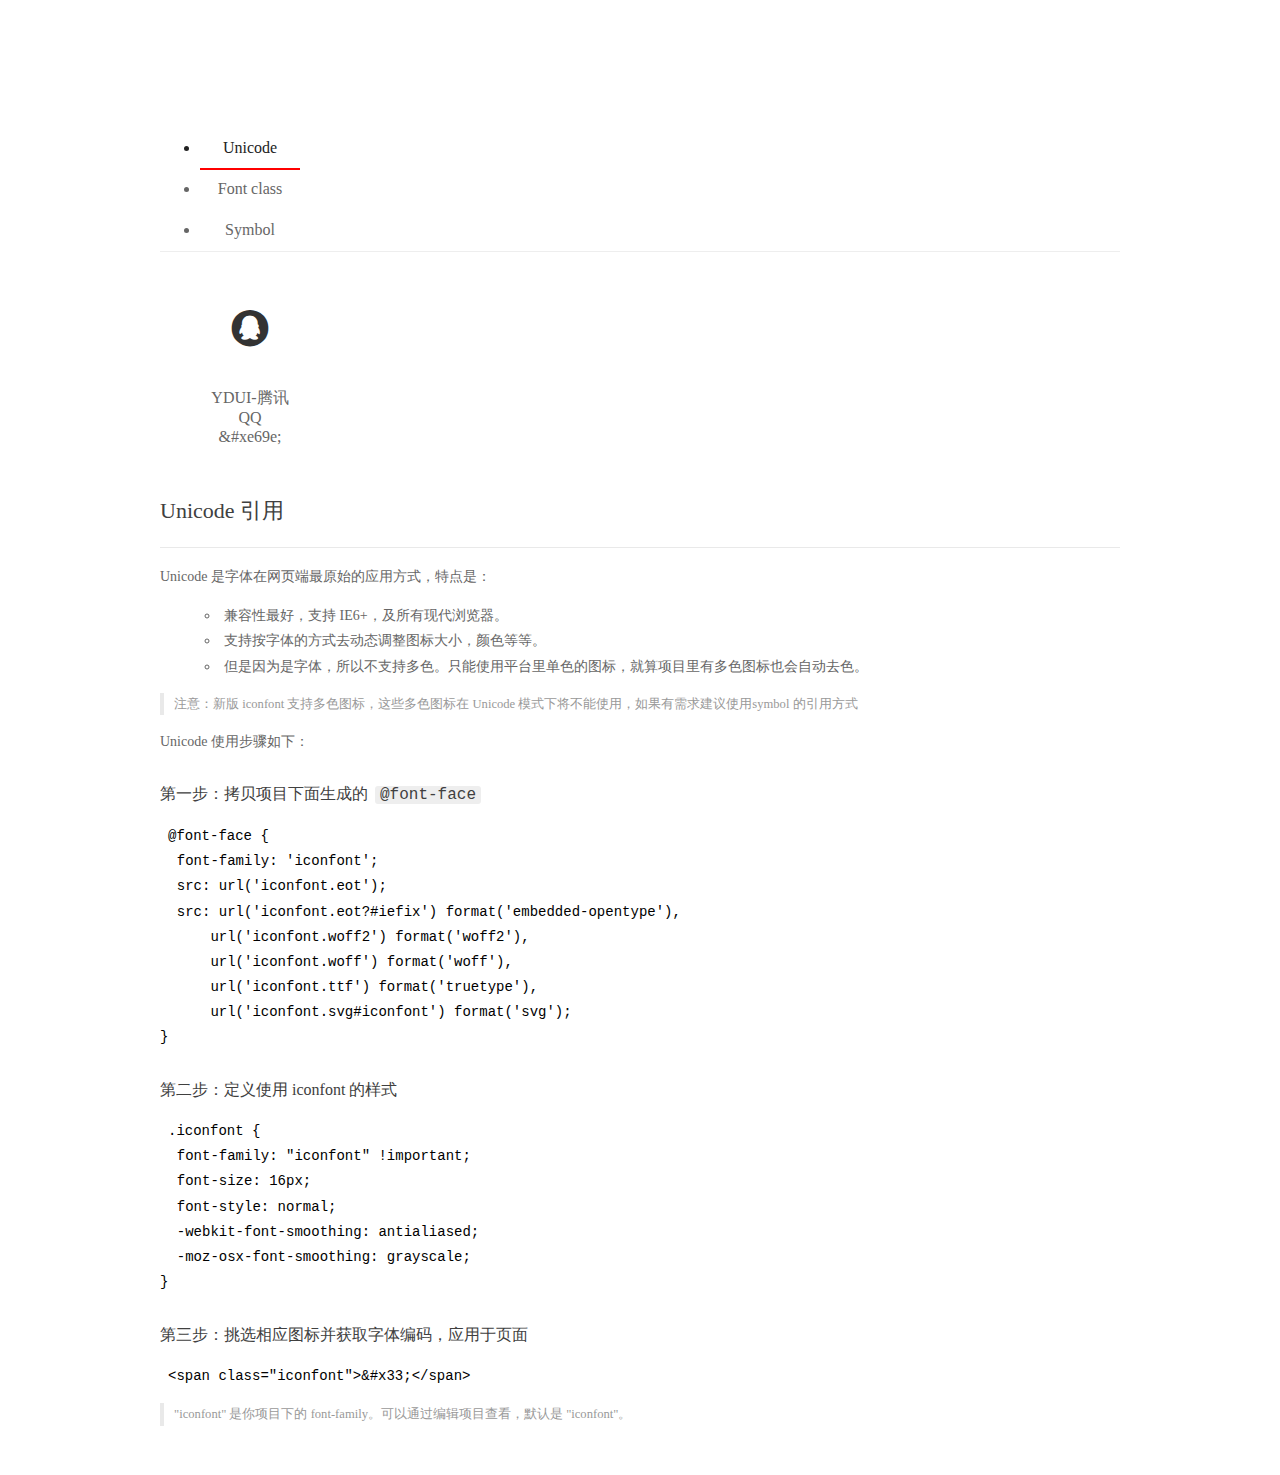
<file: font_3aj6bu2l47l/demo_index.html>
<!DOCTYPE html>
<html>
<head>
  <meta charset="utf-8"/>
  <title>IconFont Demo</title>
  <link rel="shortcut icon" href="https://img.alicdn.com/tps/i4/TB1_oz6GVXXXXaFXpXXJDFnIXXX-64-64.ico" type="image/x-icon"/>
  <link rel="stylesheet" href="https://g.alicdn.com/thx/cube/1.3.2/cube.min.css">
  <link rel="stylesheet" href="demo.css">
  <link rel="stylesheet" href="iconfont.css">
  <script src="iconfont.js"></script>
  <!-- jQuery -->
  <script src="https://a1.alicdn.com/oss/uploads/2018/12/26/7bfddb60-08e8-11e9-9b04-53e73bb6408b.js"></script>
  <!-- 代码高亮 -->
  <script src="https://a1.alicdn.com/oss/uploads/2018/12/26/a3f714d0-08e6-11e9-8a15-ebf944d7534c.js"></script>
</head>
<body>
  <div class="main">
    <h1 class="logo"><a href="https://www.iconfont.cn/" title="iconfont 首页" target="_blank">&#xe86b;</a></h1>
    <div class="nav-tabs">
      <ul id="tabs" class="dib-box">
        <li class="dib active"><span>Unicode</span></li>
        <li class="dib"><span>Font class</span></li>
        <li class="dib"><span>Symbol</span></li>
      </ul>
      
    </div>
    <div class="tab-container">
      <div class="content unicode" style="display: block;">
          <ul class="icon_lists dib-box">
          
            <li class="dib">
              <span class="icon iconfont">&#xe69e;</span>
                <div class="name">YDUI-腾讯QQ</div>
                <div class="code-name">&amp;#xe69e;</div>
              </li>
          
          </ul>
          <div class="article markdown">
          <h2 id="unicode-">Unicode 引用</h2>
          <hr>

          <p>Unicode 是字体在网页端最原始的应用方式，特点是：</p>
          <ul>
            <li>兼容性最好，支持 IE6+，及所有现代浏览器。</li>
            <li>支持按字体的方式去动态调整图标大小，颜色等等。</li>
            <li>但是因为是字体，所以不支持多色。只能使用平台里单色的图标，就算项目里有多色图标也会自动去色。</li>
          </ul>
          <blockquote>
            <p>注意：新版 iconfont 支持多色图标，这些多色图标在 Unicode 模式下将不能使用，如果有需求建议使用symbol 的引用方式</p>
          </blockquote>
          <p>Unicode 使用步骤如下：</p>
          <h3 id="-font-face">第一步：拷贝项目下面生成的 <code>@font-face</code></h3>
<pre><code class="language-css"
>@font-face {
  font-family: 'iconfont';
  src: url('iconfont.eot');
  src: url('iconfont.eot?#iefix') format('embedded-opentype'),
      url('iconfont.woff2') format('woff2'),
      url('iconfont.woff') format('woff'),
      url('iconfont.ttf') format('truetype'),
      url('iconfont.svg#iconfont') format('svg');
}
</code></pre>
          <h3 id="-iconfont-">第二步：定义使用 iconfont 的样式</h3>
<pre><code class="language-css"
>.iconfont {
  font-family: "iconfont" !important;
  font-size: 16px;
  font-style: normal;
  -webkit-font-smoothing: antialiased;
  -moz-osx-font-smoothing: grayscale;
}
</code></pre>
          <h3 id="-">第三步：挑选相应图标并获取字体编码，应用于页面</h3>
<pre>
<code class="language-html"
>&lt;span class="iconfont"&gt;&amp;#x33;&lt;/span&gt;
</code></pre>
          <blockquote>
            <p>"iconfont" 是你项目下的 font-family。可以通过编辑项目查看，默认是 "iconfont"。</p>
          </blockquote>
          </div>
      </div>
      <div class="content font-class">
        <ul class="icon_lists dib-box">
          
          <li class="dib">
            <span class="icon iconfont icon-yduitengxunqq"></span>
            <div class="name">
              YDUI-腾讯QQ
            </div>
            <div class="code-name">.icon-yduitengxunqq
            </div>
          </li>
          
        </ul>
        <div class="article markdown">
        <h2 id="font-class-">font-class 引用</h2>
        <hr>

        <p>font-class 是 Unicode 使用方式的一种变种，主要是解决 Unicode 书写不直观，语意不明确的问题。</p>
        <p>与 Unicode 使用方式相比，具有如下特点：</p>
        <ul>
          <li>兼容性良好，支持 IE8+，及所有现代浏览器。</li>
          <li>相比于 Unicode 语意明确，书写更直观。可以很容易分辨这个 icon 是什么。</li>
          <li>因为使用 class 来定义图标，所以当要替换图标时，只需要修改 class 里面的 Unicode 引用。</li>
          <li>不过因为本质上还是使用的字体，所以多色图标还是不支持的。</li>
        </ul>
        <p>使用步骤如下：</p>
        <h3 id="-fontclass-">第一步：引入项目下面生成的 fontclass 代码：</h3>
<pre><code class="language-html">&lt;link rel="stylesheet" href="./iconfont.css"&gt;
</code></pre>
        <h3 id="-">第二步：挑选相应图标并获取类名，应用于页面：</h3>
<pre><code class="language-html">&lt;span class="iconfont icon-xxx"&gt;&lt;/span&gt;
</code></pre>
        <blockquote>
          <p>"
            iconfont" 是你项目下的 font-family。可以通过编辑项目查看，默认是 "iconfont"。</p>
        </blockquote>
      </div>
      </div>
      <div class="content symbol">
          <ul class="icon_lists dib-box">
          
            <li class="dib">
                <svg class="icon svg-icon" aria-hidden="true">
                  <use xlink:href="#icon-yduitengxunqq"></use>
                </svg>
                <div class="name">YDUI-腾讯QQ</div>
                <div class="code-name">#icon-yduitengxunqq</div>
            </li>
          
          </ul>
          <div class="article markdown">
          <h2 id="symbol-">Symbol 引用</h2>
          <hr>

          <p>这是一种全新的使用方式，应该说这才是未来的主流，也是平台目前推荐的用法。相关介绍可以参考这篇<a href="">文章</a>
            这种用法其实是做了一个 SVG 的集合，与另外两种相比具有如下特点：</p>
          <ul>
            <li>支持多色图标了，不再受单色限制。</li>
            <li>通过一些技巧，支持像字体那样，通过 <code>font-size</code>, <code>color</code> 来调整样式。</li>
            <li>兼容性较差，支持 IE9+，及现代浏览器。</li>
            <li>浏览器渲染 SVG 的性能一般，还不如 png。</li>
          </ul>
          <p>使用步骤如下：</p>
          <h3 id="-symbol-">第一步：引入项目下面生成的 symbol 代码：</h3>
<pre><code class="language-html">&lt;script src="./iconfont.js"&gt;&lt;/script&gt;
</code></pre>
          <h3 id="-css-">第二步：加入通用 CSS 代码（引入一次就行）：</h3>
<pre><code class="language-html">&lt;style&gt;
.icon {
  width: 1em;
  height: 1em;
  vertical-align: -0.15em;
  fill: currentColor;
  overflow: hidden;
}
&lt;/style&gt;
</code></pre>
          <h3 id="-">第三步：挑选相应图标并获取类名，应用于页面：</h3>
<pre><code class="language-html">&lt;svg class="icon" aria-hidden="true"&gt;
  &lt;use xlink:href="#icon-xxx"&gt;&lt;/use&gt;
&lt;/svg&gt;
</code></pre>
          </div>
      </div>

    </div>
  </div>
  <script>
  $(document).ready(function () {
      $('.tab-container .content:first').show()

      $('#tabs li').click(function (e) {
        var tabContent = $('.tab-container .content')
        var index = $(this).index()

        if ($(this).hasClass('active')) {
          return
        } else {
          $('#tabs li').removeClass('active')
          $(this).addClass('active')

          tabContent.hide().eq(index).fadeIn()
        }
      })
    })
  </script>
</body>
</html>
</file>
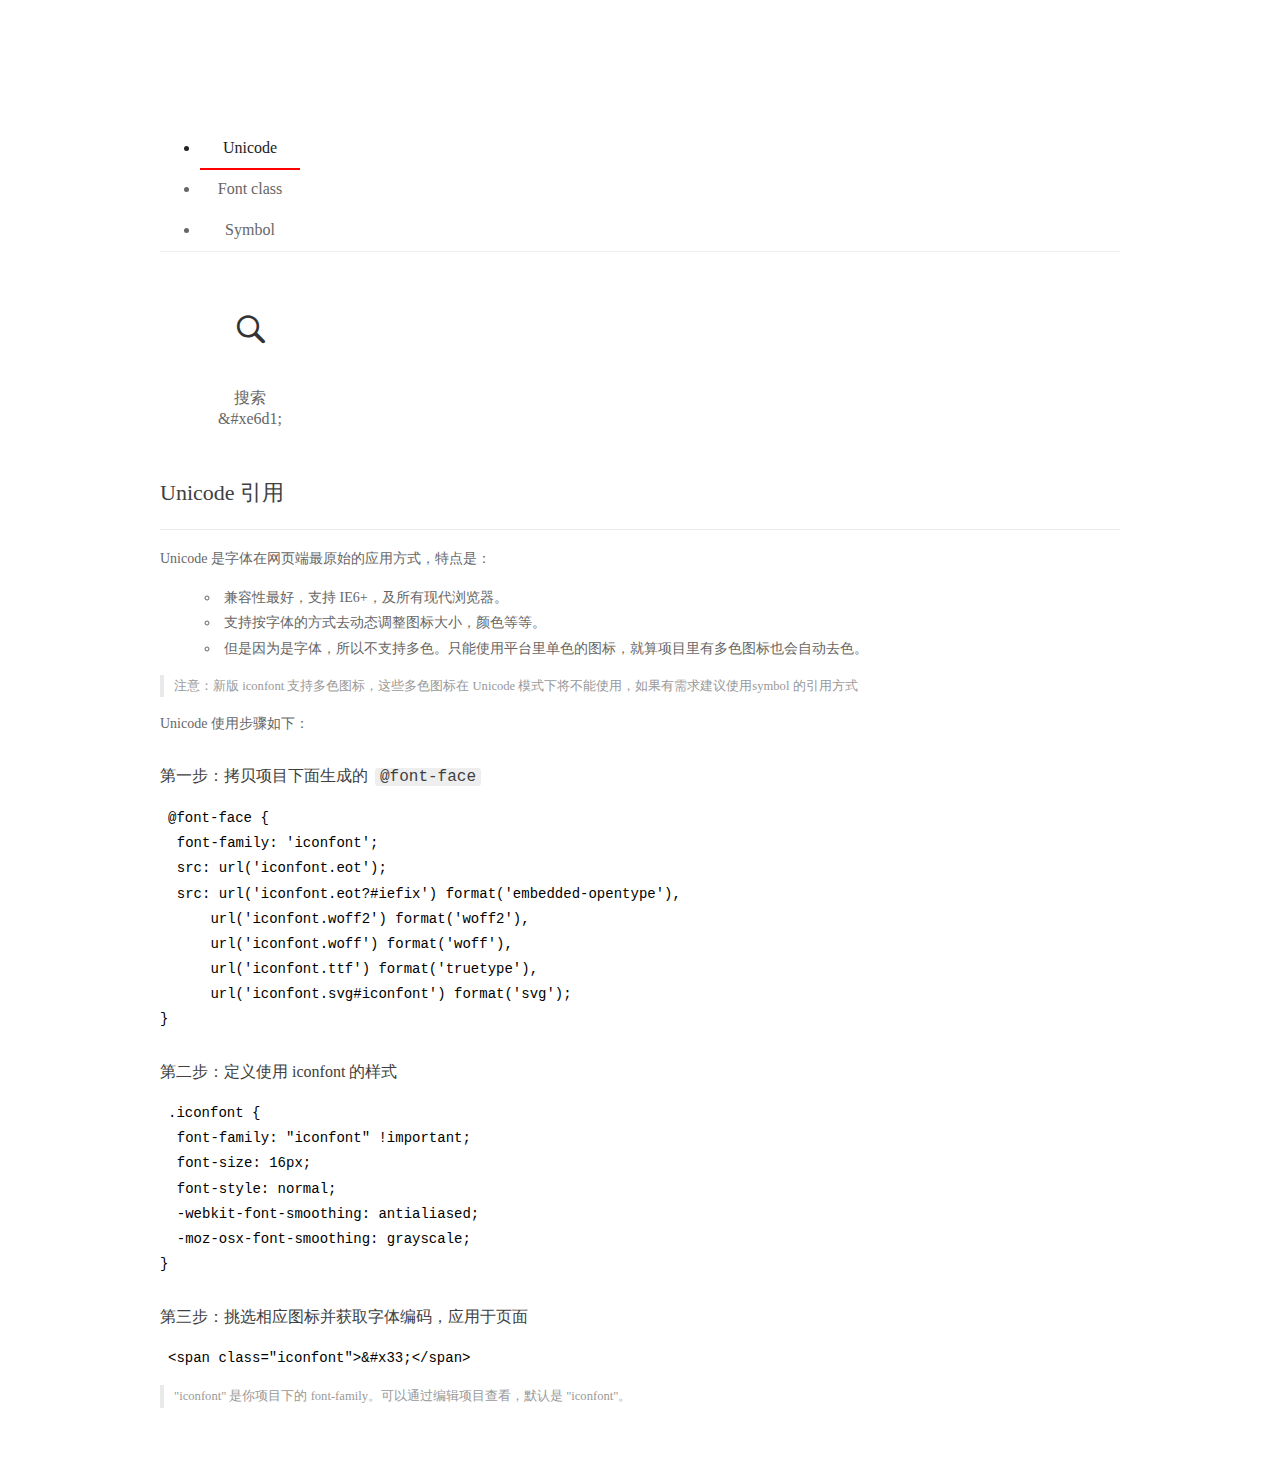
<file: font_5bzc5a1wv8m/demo_index.html>
<!DOCTYPE html>
<html>
<head>
  <meta charset="utf-8"/>
  <title>IconFont Demo</title>
  <link rel="shortcut icon" href="https://img.alicdn.com/tps/i4/TB1_oz6GVXXXXaFXpXXJDFnIXXX-64-64.ico" type="image/x-icon"/>
  <link rel="stylesheet" href="https://g.alicdn.com/thx/cube/1.3.2/cube.min.css">
  <link rel="stylesheet" href="demo.css">
  <link rel="stylesheet" href="iconfont.css">
  <script src="iconfont.js"></script>
  <!-- jQuery -->
  <script src="https://a1.alicdn.com/oss/uploads/2018/12/26/7bfddb60-08e8-11e9-9b04-53e73bb6408b.js"></script>
  <!-- 代码高亮 -->
  <script src="https://a1.alicdn.com/oss/uploads/2018/12/26/a3f714d0-08e6-11e9-8a15-ebf944d7534c.js"></script>
</head>
<body>
  <div class="main">
    <h1 class="logo"><a href="https://www.iconfont.cn/" title="iconfont 首页" target="_blank">&#xe86b;</a></h1>
    <div class="nav-tabs">
      <ul id="tabs" class="dib-box">
        <li class="dib active"><span>Unicode</span></li>
        <li class="dib"><span>Font class</span></li>
        <li class="dib"><span>Symbol</span></li>
      </ul>
      
    </div>
    <div class="tab-container">
      <div class="content unicode" style="display: block;">
          <ul class="icon_lists dib-box">
          
            <li class="dib">
              <span class="icon iconfont">&#xe6d1;</span>
                <div class="name">搜索</div>
                <div class="code-name">&amp;#xe6d1;</div>
              </li>
          
          </ul>
          <div class="article markdown">
          <h2 id="unicode-">Unicode 引用</h2>
          <hr>

          <p>Unicode 是字体在网页端最原始的应用方式，特点是：</p>
          <ul>
            <li>兼容性最好，支持 IE6+，及所有现代浏览器。</li>
            <li>支持按字体的方式去动态调整图标大小，颜色等等。</li>
            <li>但是因为是字体，所以不支持多色。只能使用平台里单色的图标，就算项目里有多色图标也会自动去色。</li>
          </ul>
          <blockquote>
            <p>注意：新版 iconfont 支持多色图标，这些多色图标在 Unicode 模式下将不能使用，如果有需求建议使用symbol 的引用方式</p>
          </blockquote>
          <p>Unicode 使用步骤如下：</p>
          <h3 id="-font-face">第一步：拷贝项目下面生成的 <code>@font-face</code></h3>
<pre><code class="language-css"
>@font-face {
  font-family: 'iconfont';
  src: url('iconfont.eot');
  src: url('iconfont.eot?#iefix') format('embedded-opentype'),
      url('iconfont.woff2') format('woff2'),
      url('iconfont.woff') format('woff'),
      url('iconfont.ttf') format('truetype'),
      url('iconfont.svg#iconfont') format('svg');
}
</code></pre>
          <h3 id="-iconfont-">第二步：定义使用 iconfont 的样式</h3>
<pre><code class="language-css"
>.iconfont {
  font-family: "iconfont" !important;
  font-size: 16px;
  font-style: normal;
  -webkit-font-smoothing: antialiased;
  -moz-osx-font-smoothing: grayscale;
}
</code></pre>
          <h3 id="-">第三步：挑选相应图标并获取字体编码，应用于页面</h3>
<pre>
<code class="language-html"
>&lt;span class="iconfont"&gt;&amp;#x33;&lt;/span&gt;
</code></pre>
          <blockquote>
            <p>"iconfont" 是你项目下的 font-family。可以通过编辑项目查看，默认是 "iconfont"。</p>
          </blockquote>
          </div>
      </div>
      <div class="content font-class">
        <ul class="icon_lists dib-box">
          
          <li class="dib">
            <span class="icon iconfont icon-sousuosearch82"></span>
            <div class="name">
              搜索
            </div>
            <div class="code-name">.icon-sousuosearch82
            </div>
          </li>
          
        </ul>
        <div class="article markdown">
        <h2 id="font-class-">font-class 引用</h2>
        <hr>

        <p>font-class 是 Unicode 使用方式的一种变种，主要是解决 Unicode 书写不直观，语意不明确的问题。</p>
        <p>与 Unicode 使用方式相比，具有如下特点：</p>
        <ul>
          <li>兼容性良好，支持 IE8+，及所有现代浏览器。</li>
          <li>相比于 Unicode 语意明确，书写更直观。可以很容易分辨这个 icon 是什么。</li>
          <li>因为使用 class 来定义图标，所以当要替换图标时，只需要修改 class 里面的 Unicode 引用。</li>
          <li>不过因为本质上还是使用的字体，所以多色图标还是不支持的。</li>
        </ul>
        <p>使用步骤如下：</p>
        <h3 id="-fontclass-">第一步：引入项目下面生成的 fontclass 代码：</h3>
<pre><code class="language-html">&lt;link rel="stylesheet" href="./iconfont.css"&gt;
</code></pre>
        <h3 id="-">第二步：挑选相应图标并获取类名，应用于页面：</h3>
<pre><code class="language-html">&lt;span class="iconfont icon-xxx"&gt;&lt;/span&gt;
</code></pre>
        <blockquote>
          <p>"
            iconfont" 是你项目下的 font-family。可以通过编辑项目查看，默认是 "iconfont"。</p>
        </blockquote>
      </div>
      </div>
      <div class="content symbol">
          <ul class="icon_lists dib-box">
          
            <li class="dib">
                <svg class="icon svg-icon" aria-hidden="true">
                  <use xlink:href="#icon-sousuosearch82"></use>
                </svg>
                <div class="name">搜索</div>
                <div class="code-name">#icon-sousuosearch82</div>
            </li>
          
          </ul>
          <div class="article markdown">
          <h2 id="symbol-">Symbol 引用</h2>
          <hr>

          <p>这是一种全新的使用方式，应该说这才是未来的主流，也是平台目前推荐的用法。相关介绍可以参考这篇<a href="">文章</a>
            这种用法其实是做了一个 SVG 的集合，与另外两种相比具有如下特点：</p>
          <ul>
            <li>支持多色图标了，不再受单色限制。</li>
            <li>通过一些技巧，支持像字体那样，通过 <code>font-size</code>, <code>color</code> 来调整样式。</li>
            <li>兼容性较差，支持 IE9+，及现代浏览器。</li>
            <li>浏览器渲染 SVG 的性能一般，还不如 png。</li>
          </ul>
          <p>使用步骤如下：</p>
          <h3 id="-symbol-">第一步：引入项目下面生成的 symbol 代码：</h3>
<pre><code class="language-html">&lt;script src="./iconfont.js"&gt;&lt;/script&gt;
</code></pre>
          <h3 id="-css-">第二步：加入通用 CSS 代码（引入一次就行）：</h3>
<pre><code class="language-html">&lt;style&gt;
.icon {
  width: 1em;
  height: 1em;
  vertical-align: -0.15em;
  fill: currentColor;
  overflow: hidden;
}
&lt;/style&gt;
</code></pre>
          <h3 id="-">第三步：挑选相应图标并获取类名，应用于页面：</h3>
<pre><code class="language-html">&lt;svg class="icon" aria-hidden="true"&gt;
  &lt;use xlink:href="#icon-xxx"&gt;&lt;/use&gt;
&lt;/svg&gt;
</code></pre>
          </div>
      </div>

    </div>
  </div>
  <script>
  $(document).ready(function () {
      $('.tab-container .content:first').show()

      $('#tabs li').click(function (e) {
        var tabContent = $('.tab-container .content')
        var index = $(this).index()

        if ($(this).hasClass('active')) {
          return
        } else {
          $('#tabs li').removeClass('active')
          $(this).addClass('active')

          tabContent.hide().eq(index).fadeIn()
        }
      })
    })
  </script>
</body>
</html>
</file>
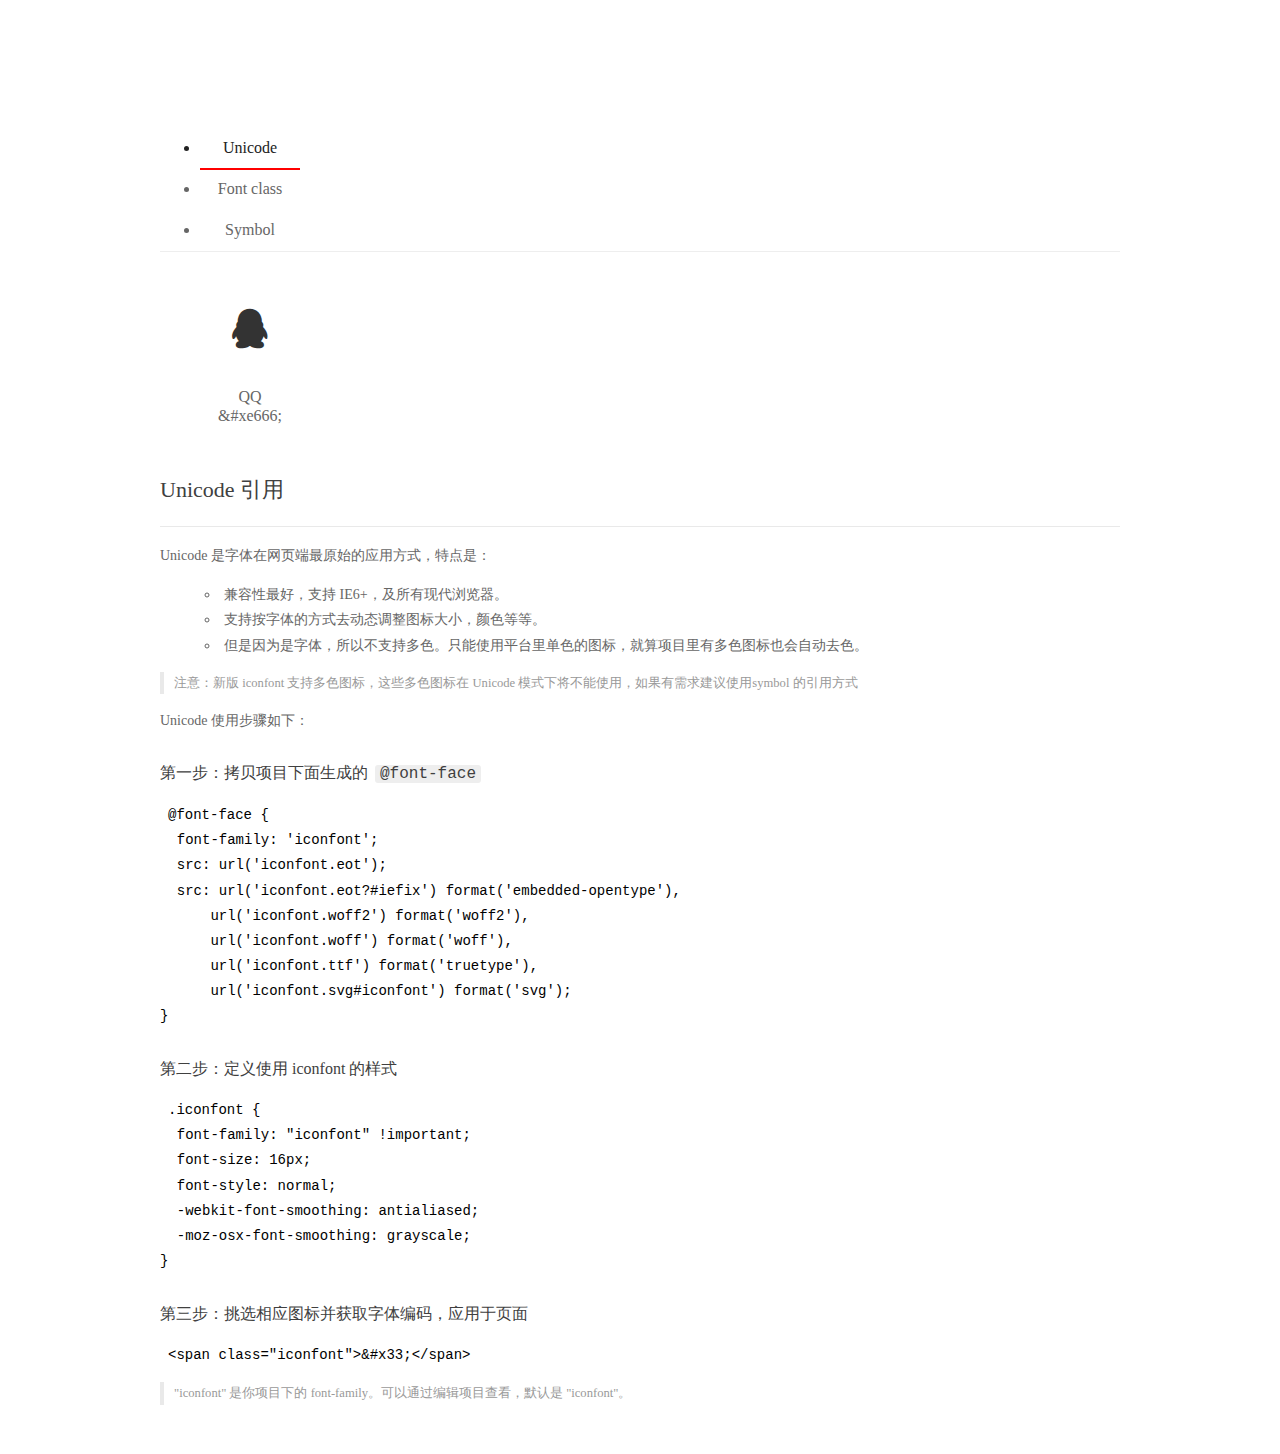
<file: font_aovtuym4bk4/demo_index.html>
<!DOCTYPE html>
<html>
<head>
  <meta charset="utf-8"/>
  <title>IconFont Demo</title>
  <link rel="shortcut icon" href="https://img.alicdn.com/tps/i4/TB1_oz6GVXXXXaFXpXXJDFnIXXX-64-64.ico" type="image/x-icon"/>
  <link rel="stylesheet" href="https://g.alicdn.com/thx/cube/1.3.2/cube.min.css">
  <link rel="stylesheet" href="demo.css">
  <link rel="stylesheet" href="iconfont.css">
  <script src="iconfont.js"></script>
  <!-- jQuery -->
  <script src="https://a1.alicdn.com/oss/uploads/2018/12/26/7bfddb60-08e8-11e9-9b04-53e73bb6408b.js"></script>
  <!-- 代码高亮 -->
  <script src="https://a1.alicdn.com/oss/uploads/2018/12/26/a3f714d0-08e6-11e9-8a15-ebf944d7534c.js"></script>
</head>
<body>
  <div class="main">
    <h1 class="logo"><a href="https://www.iconfont.cn/" title="iconfont 首页" target="_blank">&#xe86b;</a></h1>
    <div class="nav-tabs">
      <ul id="tabs" class="dib-box">
        <li class="dib active"><span>Unicode</span></li>
        <li class="dib"><span>Font class</span></li>
        <li class="dib"><span>Symbol</span></li>
      </ul>
      
    </div>
    <div class="tab-container">
      <div class="content unicode" style="display: block;">
          <ul class="icon_lists dib-box">
          
            <li class="dib">
              <span class="icon iconfont">&#xe666;</span>
                <div class="name">QQ</div>
                <div class="code-name">&amp;#xe666;</div>
              </li>
          
          </ul>
          <div class="article markdown">
          <h2 id="unicode-">Unicode 引用</h2>
          <hr>

          <p>Unicode 是字体在网页端最原始的应用方式，特点是：</p>
          <ul>
            <li>兼容性最好，支持 IE6+，及所有现代浏览器。</li>
            <li>支持按字体的方式去动态调整图标大小，颜色等等。</li>
            <li>但是因为是字体，所以不支持多色。只能使用平台里单色的图标，就算项目里有多色图标也会自动去色。</li>
          </ul>
          <blockquote>
            <p>注意：新版 iconfont 支持多色图标，这些多色图标在 Unicode 模式下将不能使用，如果有需求建议使用symbol 的引用方式</p>
          </blockquote>
          <p>Unicode 使用步骤如下：</p>
          <h3 id="-font-face">第一步：拷贝项目下面生成的 <code>@font-face</code></h3>
<pre><code class="language-css"
>@font-face {
  font-family: 'iconfont';
  src: url('iconfont.eot');
  src: url('iconfont.eot?#iefix') format('embedded-opentype'),
      url('iconfont.woff2') format('woff2'),
      url('iconfont.woff') format('woff'),
      url('iconfont.ttf') format('truetype'),
      url('iconfont.svg#iconfont') format('svg');
}
</code></pre>
          <h3 id="-iconfont-">第二步：定义使用 iconfont 的样式</h3>
<pre><code class="language-css"
>.iconfont {
  font-family: "iconfont" !important;
  font-size: 16px;
  font-style: normal;
  -webkit-font-smoothing: antialiased;
  -moz-osx-font-smoothing: grayscale;
}
</code></pre>
          <h3 id="-">第三步：挑选相应图标并获取字体编码，应用于页面</h3>
<pre>
<code class="language-html"
>&lt;span class="iconfont"&gt;&amp;#x33;&lt;/span&gt;
</code></pre>
          <blockquote>
            <p>"iconfont" 是你项目下的 font-family。可以通过编辑项目查看，默认是 "iconfont"。</p>
          </blockquote>
          </div>
      </div>
      <div class="content font-class">
        <ul class="icon_lists dib-box">
          
          <li class="dib">
            <span class="icon iconfont icon-QQ"></span>
            <div class="name">
              QQ
            </div>
            <div class="code-name">.icon-QQ
            </div>
          </li>
          
        </ul>
        <div class="article markdown">
        <h2 id="font-class-">font-class 引用</h2>
        <hr>

        <p>font-class 是 Unicode 使用方式的一种变种，主要是解决 Unicode 书写不直观，语意不明确的问题。</p>
        <p>与 Unicode 使用方式相比，具有如下特点：</p>
        <ul>
          <li>兼容性良好，支持 IE8+，及所有现代浏览器。</li>
          <li>相比于 Unicode 语意明确，书写更直观。可以很容易分辨这个 icon 是什么。</li>
          <li>因为使用 class 来定义图标，所以当要替换图标时，只需要修改 class 里面的 Unicode 引用。</li>
          <li>不过因为本质上还是使用的字体，所以多色图标还是不支持的。</li>
        </ul>
        <p>使用步骤如下：</p>
        <h3 id="-fontclass-">第一步：引入项目下面生成的 fontclass 代码：</h3>
<pre><code class="language-html">&lt;link rel="stylesheet" href="./iconfont.css"&gt;
</code></pre>
        <h3 id="-">第二步：挑选相应图标并获取类名，应用于页面：</h3>
<pre><code class="language-html">&lt;span class="iconfont icon-xxx"&gt;&lt;/span&gt;
</code></pre>
        <blockquote>
          <p>"
            iconfont" 是你项目下的 font-family。可以通过编辑项目查看，默认是 "iconfont"。</p>
        </blockquote>
      </div>
      </div>
      <div class="content symbol">
          <ul class="icon_lists dib-box">
          
            <li class="dib">
                <svg class="icon svg-icon" aria-hidden="true">
                  <use xlink:href="#icon-QQ"></use>
                </svg>
                <div class="name">QQ</div>
                <div class="code-name">#icon-QQ</div>
            </li>
          
          </ul>
          <div class="article markdown">
          <h2 id="symbol-">Symbol 引用</h2>
          <hr>

          <p>这是一种全新的使用方式，应该说这才是未来的主流，也是平台目前推荐的用法。相关介绍可以参考这篇<a href="">文章</a>
            这种用法其实是做了一个 SVG 的集合，与另外两种相比具有如下特点：</p>
          <ul>
            <li>支持多色图标了，不再受单色限制。</li>
            <li>通过一些技巧，支持像字体那样，通过 <code>font-size</code>, <code>color</code> 来调整样式。</li>
            <li>兼容性较差，支持 IE9+，及现代浏览器。</li>
            <li>浏览器渲染 SVG 的性能一般，还不如 png。</li>
          </ul>
          <p>使用步骤如下：</p>
          <h3 id="-symbol-">第一步：引入项目下面生成的 symbol 代码：</h3>
<pre><code class="language-html">&lt;script src="./iconfont.js"&gt;&lt;/script&gt;
</code></pre>
          <h3 id="-css-">第二步：加入通用 CSS 代码（引入一次就行）：</h3>
<pre><code class="language-html">&lt;style&gt;
.icon {
  width: 1em;
  height: 1em;
  vertical-align: -0.15em;
  fill: currentColor;
  overflow: hidden;
}
&lt;/style&gt;
</code></pre>
          <h3 id="-">第三步：挑选相应图标并获取类名，应用于页面：</h3>
<pre><code class="language-html">&lt;svg class="icon" aria-hidden="true"&gt;
  &lt;use xlink:href="#icon-xxx"&gt;&lt;/use&gt;
&lt;/svg&gt;
</code></pre>
          </div>
      </div>

    </div>
  </div>
  <script>
  $(document).ready(function () {
      $('.tab-container .content:first').show()

      $('#tabs li').click(function (e) {
        var tabContent = $('.tab-container .content')
        var index = $(this).index()

        if ($(this).hasClass('active')) {
          return
        } else {
          $('#tabs li').removeClass('active')
          $(this).addClass('active')

          tabContent.hide().eq(index).fadeIn()
        }
      })
    })
  </script>
</body>
</html>
</file>
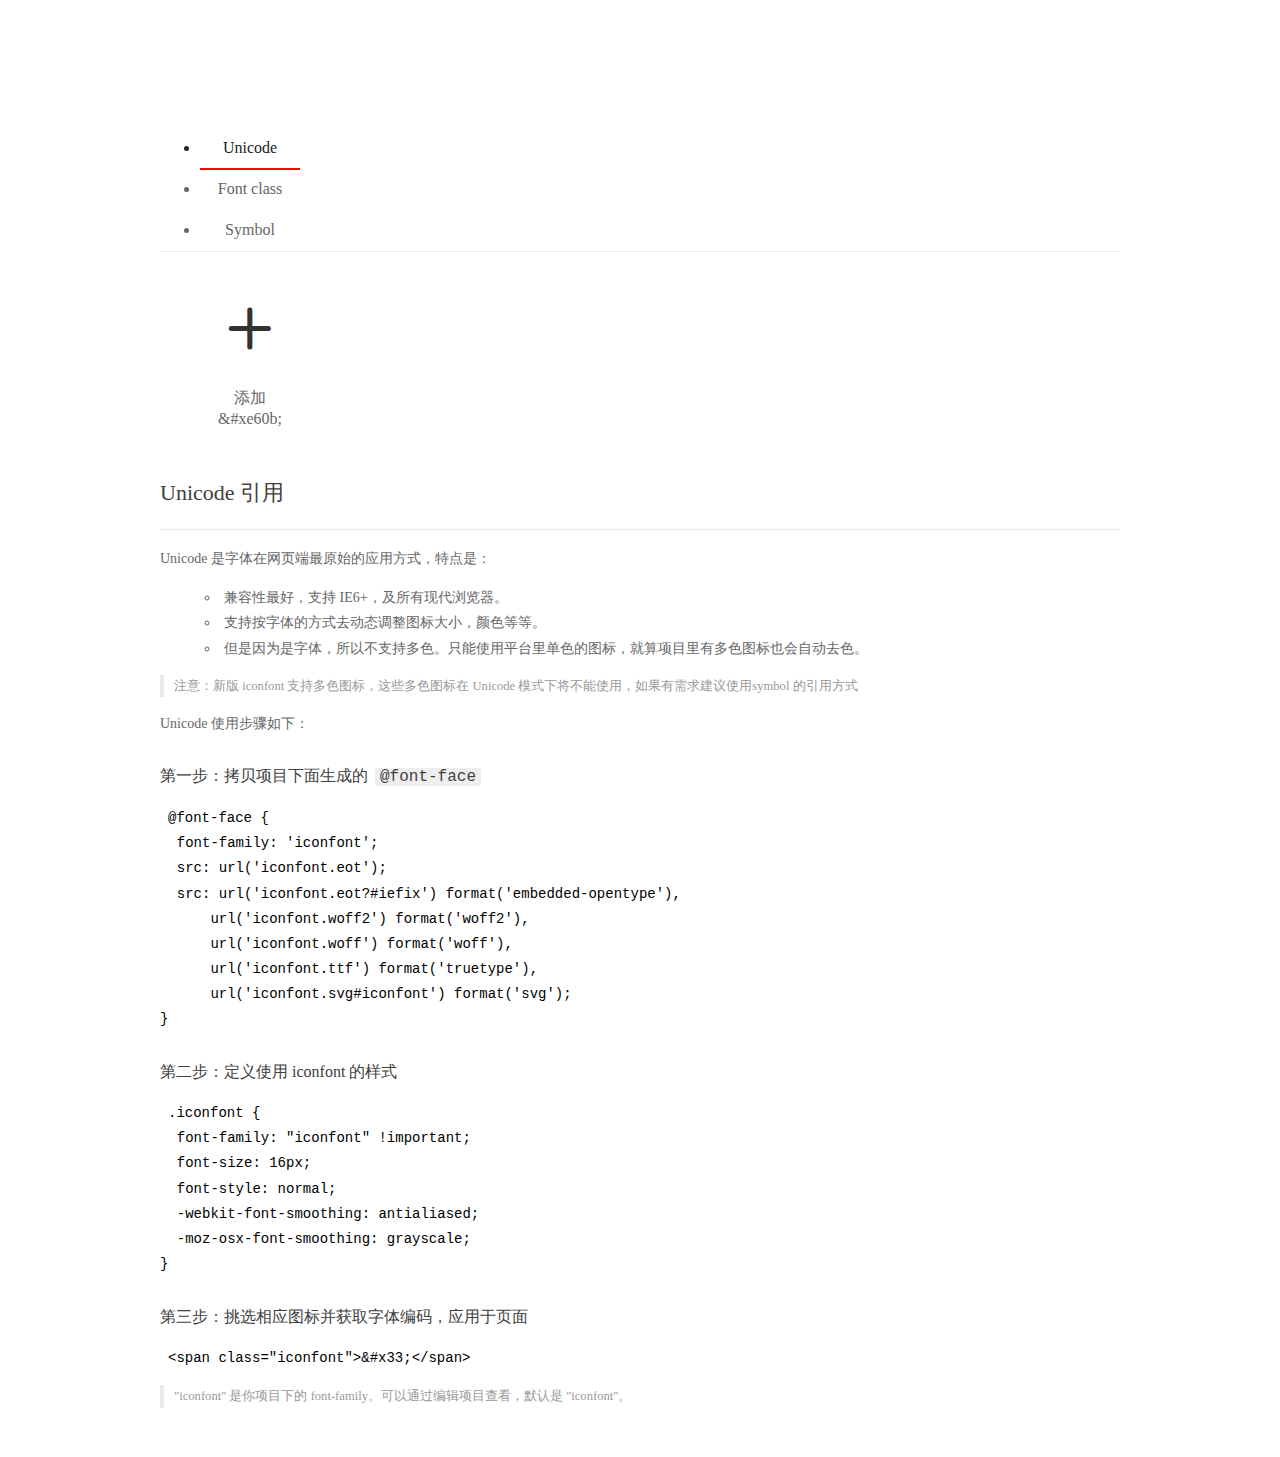
<file: font_b4facojkmjv/demo_index.html>
<!DOCTYPE html>
<html>
<head>
  <meta charset="utf-8"/>
  <title>IconFont Demo</title>
  <link rel="shortcut icon" href="https://img.alicdn.com/tps/i4/TB1_oz6GVXXXXaFXpXXJDFnIXXX-64-64.ico" type="image/x-icon"/>
  <link rel="stylesheet" href="https://g.alicdn.com/thx/cube/1.3.2/cube.min.css">
  <link rel="stylesheet" href="demo.css">
  <link rel="stylesheet" href="iconfont.css">
  <script src="iconfont.js"></script>
  <!-- jQuery -->
  <script src="https://a1.alicdn.com/oss/uploads/2018/12/26/7bfddb60-08e8-11e9-9b04-53e73bb6408b.js"></script>
  <!-- 代码高亮 -->
  <script src="https://a1.alicdn.com/oss/uploads/2018/12/26/a3f714d0-08e6-11e9-8a15-ebf944d7534c.js"></script>
</head>
<body>
  <div class="main">
    <h1 class="logo"><a href="https://www.iconfont.cn/" title="iconfont 首页" target="_blank">&#xe86b;</a></h1>
    <div class="nav-tabs">
      <ul id="tabs" class="dib-box">
        <li class="dib active"><span>Unicode</span></li>
        <li class="dib"><span>Font class</span></li>
        <li class="dib"><span>Symbol</span></li>
      </ul>
      
    </div>
    <div class="tab-container">
      <div class="content unicode" style="display: block;">
          <ul class="icon_lists dib-box">
          
            <li class="dib">
              <span class="icon iconfont">&#xe60b;</span>
                <div class="name">添加</div>
                <div class="code-name">&amp;#xe60b;</div>
              </li>
          
          </ul>
          <div class="article markdown">
          <h2 id="unicode-">Unicode 引用</h2>
          <hr>

          <p>Unicode 是字体在网页端最原始的应用方式，特点是：</p>
          <ul>
            <li>兼容性最好，支持 IE6+，及所有现代浏览器。</li>
            <li>支持按字体的方式去动态调整图标大小，颜色等等。</li>
            <li>但是因为是字体，所以不支持多色。只能使用平台里单色的图标，就算项目里有多色图标也会自动去色。</li>
          </ul>
          <blockquote>
            <p>注意：新版 iconfont 支持多色图标，这些多色图标在 Unicode 模式下将不能使用，如果有需求建议使用symbol 的引用方式</p>
          </blockquote>
          <p>Unicode 使用步骤如下：</p>
          <h3 id="-font-face">第一步：拷贝项目下面生成的 <code>@font-face</code></h3>
<pre><code class="language-css"
>@font-face {
  font-family: 'iconfont';
  src: url('iconfont.eot');
  src: url('iconfont.eot?#iefix') format('embedded-opentype'),
      url('iconfont.woff2') format('woff2'),
      url('iconfont.woff') format('woff'),
      url('iconfont.ttf') format('truetype'),
      url('iconfont.svg#iconfont') format('svg');
}
</code></pre>
          <h3 id="-iconfont-">第二步：定义使用 iconfont 的样式</h3>
<pre><code class="language-css"
>.iconfont {
  font-family: "iconfont" !important;
  font-size: 16px;
  font-style: normal;
  -webkit-font-smoothing: antialiased;
  -moz-osx-font-smoothing: grayscale;
}
</code></pre>
          <h3 id="-">第三步：挑选相应图标并获取字体编码，应用于页面</h3>
<pre>
<code class="language-html"
>&lt;span class="iconfont"&gt;&amp;#x33;&lt;/span&gt;
</code></pre>
          <blockquote>
            <p>"iconfont" 是你项目下的 font-family。可以通过编辑项目查看，默认是 "iconfont"。</p>
          </blockquote>
          </div>
      </div>
      <div class="content font-class">
        <ul class="icon_lists dib-box">
          
          <li class="dib">
            <span class="icon iconfont icon-tianjia"></span>
            <div class="name">
              添加
            </div>
            <div class="code-name">.icon-tianjia
            </div>
          </li>
          
        </ul>
        <div class="article markdown">
        <h2 id="font-class-">font-class 引用</h2>
        <hr>

        <p>font-class 是 Unicode 使用方式的一种变种，主要是解决 Unicode 书写不直观，语意不明确的问题。</p>
        <p>与 Unicode 使用方式相比，具有如下特点：</p>
        <ul>
          <li>兼容性良好，支持 IE8+，及所有现代浏览器。</li>
          <li>相比于 Unicode 语意明确，书写更直观。可以很容易分辨这个 icon 是什么。</li>
          <li>因为使用 class 来定义图标，所以当要替换图标时，只需要修改 class 里面的 Unicode 引用。</li>
          <li>不过因为本质上还是使用的字体，所以多色图标还是不支持的。</li>
        </ul>
        <p>使用步骤如下：</p>
        <h3 id="-fontclass-">第一步：引入项目下面生成的 fontclass 代码：</h3>
<pre><code class="language-html">&lt;link rel="stylesheet" href="./iconfont.css"&gt;
</code></pre>
        <h3 id="-">第二步：挑选相应图标并获取类名，应用于页面：</h3>
<pre><code class="language-html">&lt;span class="iconfont icon-xxx"&gt;&lt;/span&gt;
</code></pre>
        <blockquote>
          <p>"
            iconfont" 是你项目下的 font-family。可以通过编辑项目查看，默认是 "iconfont"。</p>
        </blockquote>
      </div>
      </div>
      <div class="content symbol">
          <ul class="icon_lists dib-box">
          
            <li class="dib">
                <svg class="icon svg-icon" aria-hidden="true">
                  <use xlink:href="#icon-tianjia"></use>
                </svg>
                <div class="name">添加</div>
                <div class="code-name">#icon-tianjia</div>
            </li>
          
          </ul>
          <div class="article markdown">
          <h2 id="symbol-">Symbol 引用</h2>
          <hr>

          <p>这是一种全新的使用方式，应该说这才是未来的主流，也是平台目前推荐的用法。相关介绍可以参考这篇<a href="">文章</a>
            这种用法其实是做了一个 SVG 的集合，与另外两种相比具有如下特点：</p>
          <ul>
            <li>支持多色图标了，不再受单色限制。</li>
            <li>通过一些技巧，支持像字体那样，通过 <code>font-size</code>, <code>color</code> 来调整样式。</li>
            <li>兼容性较差，支持 IE9+，及现代浏览器。</li>
            <li>浏览器渲染 SVG 的性能一般，还不如 png。</li>
          </ul>
          <p>使用步骤如下：</p>
          <h3 id="-symbol-">第一步：引入项目下面生成的 symbol 代码：</h3>
<pre><code class="language-html">&lt;script src="./iconfont.js"&gt;&lt;/script&gt;
</code></pre>
          <h3 id="-css-">第二步：加入通用 CSS 代码（引入一次就行）：</h3>
<pre><code class="language-html">&lt;style&gt;
.icon {
  width: 1em;
  height: 1em;
  vertical-align: -0.15em;
  fill: currentColor;
  overflow: hidden;
}
&lt;/style&gt;
</code></pre>
          <h3 id="-">第三步：挑选相应图标并获取类名，应用于页面：</h3>
<pre><code class="language-html">&lt;svg class="icon" aria-hidden="true"&gt;
  &lt;use xlink:href="#icon-xxx"&gt;&lt;/use&gt;
&lt;/svg&gt;
</code></pre>
          </div>
      </div>

    </div>
  </div>
  <script>
  $(document).ready(function () {
      $('.tab-container .content:first').show()

      $('#tabs li').click(function (e) {
        var tabContent = $('.tab-container .content')
        var index = $(this).index()

        if ($(this).hasClass('active')) {
          return
        } else {
          $('#tabs li').removeClass('active')
          $(this).addClass('active')

          tabContent.hide().eq(index).fadeIn()
        }
      })
    })
  </script>
</body>
</html>
</file>
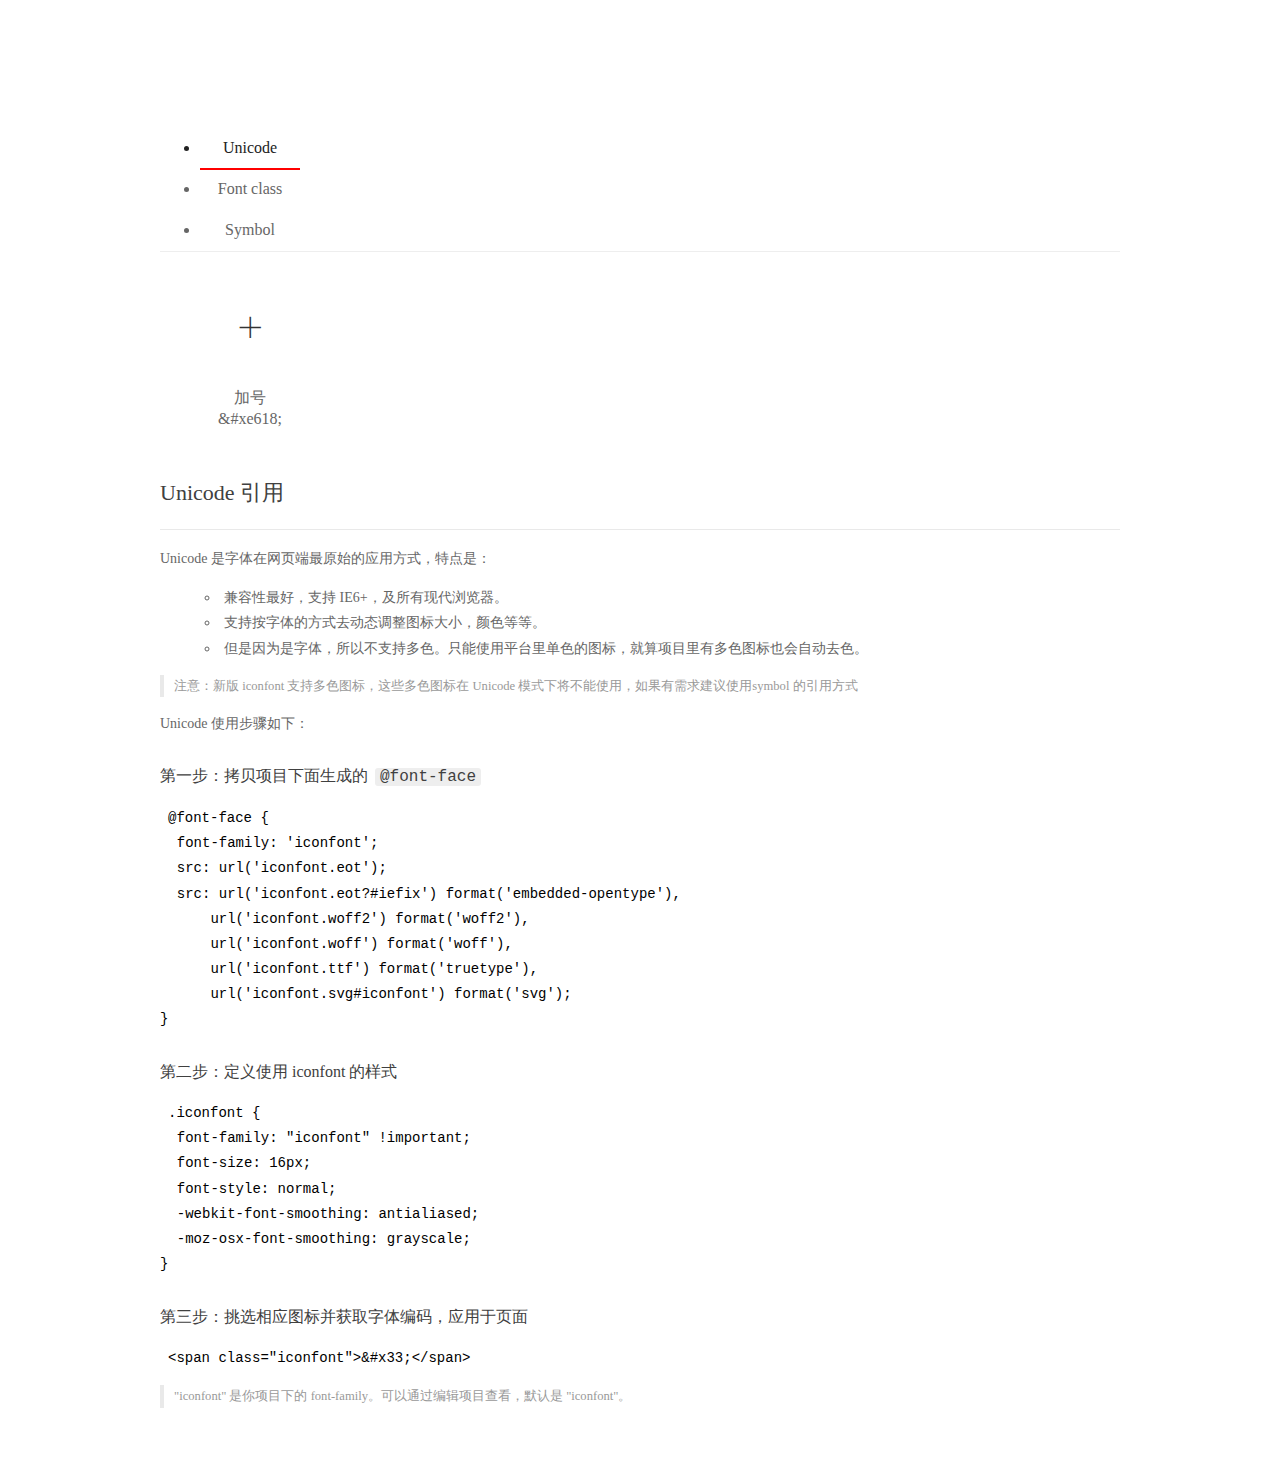
<file: font_iezylkum30r/demo_index.html>
<!DOCTYPE html>
<html>
<head>
  <meta charset="utf-8"/>
  <title>IconFont Demo</title>
  <link rel="shortcut icon" href="https://img.alicdn.com/tps/i4/TB1_oz6GVXXXXaFXpXXJDFnIXXX-64-64.ico" type="image/x-icon"/>
  <link rel="stylesheet" href="https://g.alicdn.com/thx/cube/1.3.2/cube.min.css">
  <link rel="stylesheet" href="demo.css">
  <link rel="stylesheet" href="iconfont.css">
  <script src="iconfont.js"></script>
  <!-- jQuery -->
  <script src="https://a1.alicdn.com/oss/uploads/2018/12/26/7bfddb60-08e8-11e9-9b04-53e73bb6408b.js"></script>
  <!-- 代码高亮 -->
  <script src="https://a1.alicdn.com/oss/uploads/2018/12/26/a3f714d0-08e6-11e9-8a15-ebf944d7534c.js"></script>
</head>
<body>
  <div class="main">
    <h1 class="logo"><a href="https://www.iconfont.cn/" title="iconfont 首页" target="_blank">&#xe86b;</a></h1>
    <div class="nav-tabs">
      <ul id="tabs" class="dib-box">
        <li class="dib active"><span>Unicode</span></li>
        <li class="dib"><span>Font class</span></li>
        <li class="dib"><span>Symbol</span></li>
      </ul>
      
    </div>
    <div class="tab-container">
      <div class="content unicode" style="display: block;">
          <ul class="icon_lists dib-box">
          
            <li class="dib">
              <span class="icon iconfont">&#xe618;</span>
                <div class="name">加号</div>
                <div class="code-name">&amp;#xe618;</div>
              </li>
          
          </ul>
          <div class="article markdown">
          <h2 id="unicode-">Unicode 引用</h2>
          <hr>

          <p>Unicode 是字体在网页端最原始的应用方式，特点是：</p>
          <ul>
            <li>兼容性最好，支持 IE6+，及所有现代浏览器。</li>
            <li>支持按字体的方式去动态调整图标大小，颜色等等。</li>
            <li>但是因为是字体，所以不支持多色。只能使用平台里单色的图标，就算项目里有多色图标也会自动去色。</li>
          </ul>
          <blockquote>
            <p>注意：新版 iconfont 支持多色图标，这些多色图标在 Unicode 模式下将不能使用，如果有需求建议使用symbol 的引用方式</p>
          </blockquote>
          <p>Unicode 使用步骤如下：</p>
          <h3 id="-font-face">第一步：拷贝项目下面生成的 <code>@font-face</code></h3>
<pre><code class="language-css"
>@font-face {
  font-family: 'iconfont';
  src: url('iconfont.eot');
  src: url('iconfont.eot?#iefix') format('embedded-opentype'),
      url('iconfont.woff2') format('woff2'),
      url('iconfont.woff') format('woff'),
      url('iconfont.ttf') format('truetype'),
      url('iconfont.svg#iconfont') format('svg');
}
</code></pre>
          <h3 id="-iconfont-">第二步：定义使用 iconfont 的样式</h3>
<pre><code class="language-css"
>.iconfont {
  font-family: "iconfont" !important;
  font-size: 16px;
  font-style: normal;
  -webkit-font-smoothing: antialiased;
  -moz-osx-font-smoothing: grayscale;
}
</code></pre>
          <h3 id="-">第三步：挑选相应图标并获取字体编码，应用于页面</h3>
<pre>
<code class="language-html"
>&lt;span class="iconfont"&gt;&amp;#x33;&lt;/span&gt;
</code></pre>
          <blockquote>
            <p>"iconfont" 是你项目下的 font-family。可以通过编辑项目查看，默认是 "iconfont"。</p>
          </blockquote>
          </div>
      </div>
      <div class="content font-class">
        <ul class="icon_lists dib-box">
          
          <li class="dib">
            <span class="icon iconfont icon-jiahao"></span>
            <div class="name">
              加号
            </div>
            <div class="code-name">.icon-jiahao
            </div>
          </li>
          
        </ul>
        <div class="article markdown">
        <h2 id="font-class-">font-class 引用</h2>
        <hr>

        <p>font-class 是 Unicode 使用方式的一种变种，主要是解决 Unicode 书写不直观，语意不明确的问题。</p>
        <p>与 Unicode 使用方式相比，具有如下特点：</p>
        <ul>
          <li>兼容性良好，支持 IE8+，及所有现代浏览器。</li>
          <li>相比于 Unicode 语意明确，书写更直观。可以很容易分辨这个 icon 是什么。</li>
          <li>因为使用 class 来定义图标，所以当要替换图标时，只需要修改 class 里面的 Unicode 引用。</li>
          <li>不过因为本质上还是使用的字体，所以多色图标还是不支持的。</li>
        </ul>
        <p>使用步骤如下：</p>
        <h3 id="-fontclass-">第一步：引入项目下面生成的 fontclass 代码：</h3>
<pre><code class="language-html">&lt;link rel="stylesheet" href="./iconfont.css"&gt;
</code></pre>
        <h3 id="-">第二步：挑选相应图标并获取类名，应用于页面：</h3>
<pre><code class="language-html">&lt;span class="iconfont icon-xxx"&gt;&lt;/span&gt;
</code></pre>
        <blockquote>
          <p>"
            iconfont" 是你项目下的 font-family。可以通过编辑项目查看，默认是 "iconfont"。</p>
        </blockquote>
      </div>
      </div>
      <div class="content symbol">
          <ul class="icon_lists dib-box">
          
            <li class="dib">
                <svg class="icon svg-icon" aria-hidden="true">
                  <use xlink:href="#icon-jiahao"></use>
                </svg>
                <div class="name">加号</div>
                <div class="code-name">#icon-jiahao</div>
            </li>
          
          </ul>
          <div class="article markdown">
          <h2 id="symbol-">Symbol 引用</h2>
          <hr>

          <p>这是一种全新的使用方式，应该说这才是未来的主流，也是平台目前推荐的用法。相关介绍可以参考这篇<a href="">文章</a>
            这种用法其实是做了一个 SVG 的集合，与另外两种相比具有如下特点：</p>
          <ul>
            <li>支持多色图标了，不再受单色限制。</li>
            <li>通过一些技巧，支持像字体那样，通过 <code>font-size</code>, <code>color</code> 来调整样式。</li>
            <li>兼容性较差，支持 IE9+，及现代浏览器。</li>
            <li>浏览器渲染 SVG 的性能一般，还不如 png。</li>
          </ul>
          <p>使用步骤如下：</p>
          <h3 id="-symbol-">第一步：引入项目下面生成的 symbol 代码：</h3>
<pre><code class="language-html">&lt;script src="./iconfont.js"&gt;&lt;/script&gt;
</code></pre>
          <h3 id="-css-">第二步：加入通用 CSS 代码（引入一次就行）：</h3>
<pre><code class="language-html">&lt;style&gt;
.icon {
  width: 1em;
  height: 1em;
  vertical-align: -0.15em;
  fill: currentColor;
  overflow: hidden;
}
&lt;/style&gt;
</code></pre>
          <h3 id="-">第三步：挑选相应图标并获取类名，应用于页面：</h3>
<pre><code class="language-html">&lt;svg class="icon" aria-hidden="true"&gt;
  &lt;use xlink:href="#icon-xxx"&gt;&lt;/use&gt;
&lt;/svg&gt;
</code></pre>
          </div>
      </div>

    </div>
  </div>
  <script>
  $(document).ready(function () {
      $('.tab-container .content:first').show()

      $('#tabs li').click(function (e) {
        var tabContent = $('.tab-container .content')
        var index = $(this).index()

        if ($(this).hasClass('active')) {
          return
        } else {
          $('#tabs li').removeClass('active')
          $(this).addClass('active')

          tabContent.hide().eq(index).fadeIn()
        }
      })
    })
  </script>
</body>
</html>
</file>
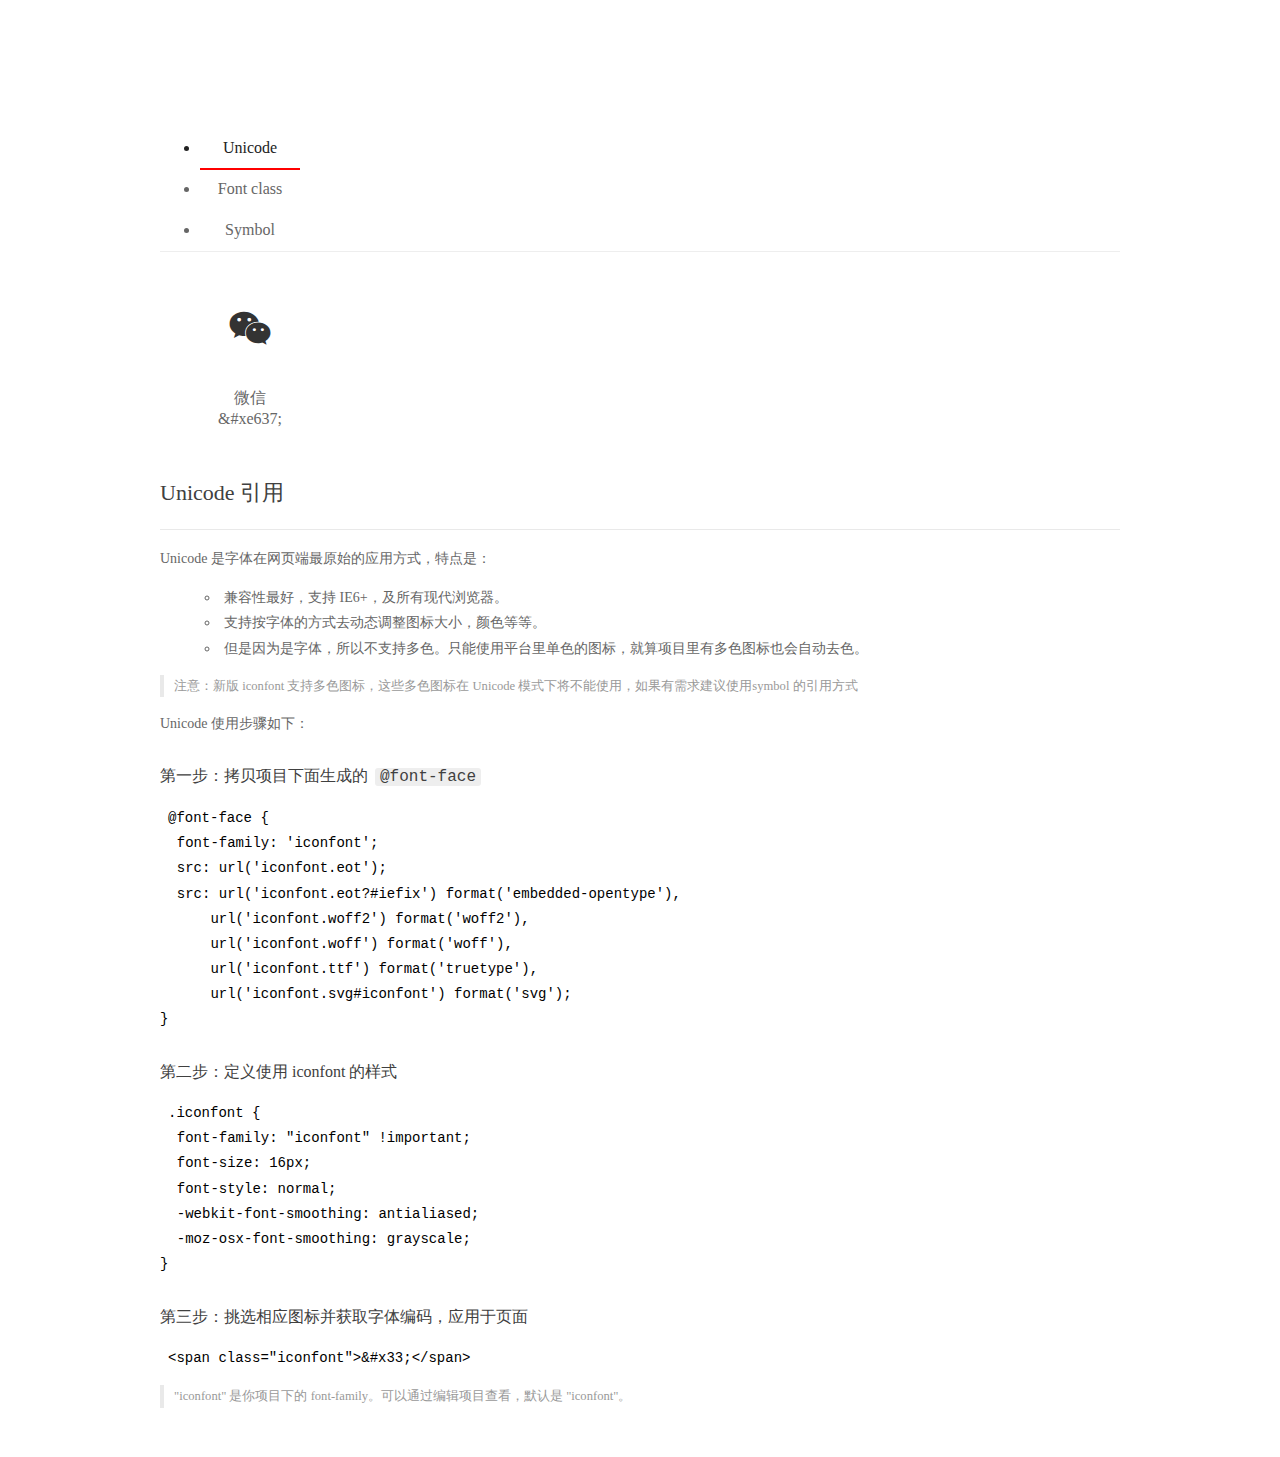
<file: font_ouflarc2nk/demo_index.html>
<!DOCTYPE html>
<html>
<head>
  <meta charset="utf-8"/>
  <title>IconFont Demo</title>
  <link rel="shortcut icon" href="https://img.alicdn.com/tps/i4/TB1_oz6GVXXXXaFXpXXJDFnIXXX-64-64.ico" type="image/x-icon"/>
  <link rel="stylesheet" href="https://g.alicdn.com/thx/cube/1.3.2/cube.min.css">
  <link rel="stylesheet" href="demo.css">
  <link rel="stylesheet" href="iconfont.css">
  <script src="iconfont.js"></script>
  <!-- jQuery -->
  <script src="https://a1.alicdn.com/oss/uploads/2018/12/26/7bfddb60-08e8-11e9-9b04-53e73bb6408b.js"></script>
  <!-- 代码高亮 -->
  <script src="https://a1.alicdn.com/oss/uploads/2018/12/26/a3f714d0-08e6-11e9-8a15-ebf944d7534c.js"></script>
</head>
<body>
  <div class="main">
    <h1 class="logo"><a href="https://www.iconfont.cn/" title="iconfont 首页" target="_blank">&#xe86b;</a></h1>
    <div class="nav-tabs">
      <ul id="tabs" class="dib-box">
        <li class="dib active"><span>Unicode</span></li>
        <li class="dib"><span>Font class</span></li>
        <li class="dib"><span>Symbol</span></li>
      </ul>
      
    </div>
    <div class="tab-container">
      <div class="content unicode" style="display: block;">
          <ul class="icon_lists dib-box">
          
            <li class="dib">
              <span class="icon iconfont">&#xe637;</span>
                <div class="name">微信</div>
                <div class="code-name">&amp;#xe637;</div>
              </li>
          
          </ul>
          <div class="article markdown">
          <h2 id="unicode-">Unicode 引用</h2>
          <hr>

          <p>Unicode 是字体在网页端最原始的应用方式，特点是：</p>
          <ul>
            <li>兼容性最好，支持 IE6+，及所有现代浏览器。</li>
            <li>支持按字体的方式去动态调整图标大小，颜色等等。</li>
            <li>但是因为是字体，所以不支持多色。只能使用平台里单色的图标，就算项目里有多色图标也会自动去色。</li>
          </ul>
          <blockquote>
            <p>注意：新版 iconfont 支持多色图标，这些多色图标在 Unicode 模式下将不能使用，如果有需求建议使用symbol 的引用方式</p>
          </blockquote>
          <p>Unicode 使用步骤如下：</p>
          <h3 id="-font-face">第一步：拷贝项目下面生成的 <code>@font-face</code></h3>
<pre><code class="language-css"
>@font-face {
  font-family: 'iconfont';
  src: url('iconfont.eot');
  src: url('iconfont.eot?#iefix') format('embedded-opentype'),
      url('iconfont.woff2') format('woff2'),
      url('iconfont.woff') format('woff'),
      url('iconfont.ttf') format('truetype'),
      url('iconfont.svg#iconfont') format('svg');
}
</code></pre>
          <h3 id="-iconfont-">第二步：定义使用 iconfont 的样式</h3>
<pre><code class="language-css"
>.iconfont {
  font-family: "iconfont" !important;
  font-size: 16px;
  font-style: normal;
  -webkit-font-smoothing: antialiased;
  -moz-osx-font-smoothing: grayscale;
}
</code></pre>
          <h3 id="-">第三步：挑选相应图标并获取字体编码，应用于页面</h3>
<pre>
<code class="language-html"
>&lt;span class="iconfont"&gt;&amp;#x33;&lt;/span&gt;
</code></pre>
          <blockquote>
            <p>"iconfont" 是你项目下的 font-family。可以通过编辑项目查看，默认是 "iconfont"。</p>
          </blockquote>
          </div>
      </div>
      <div class="content font-class">
        <ul class="icon_lists dib-box">
          
          <li class="dib">
            <span class="icon iconfont icon-weixin"></span>
            <div class="name">
              微信
            </div>
            <div class="code-name">.icon-weixin
            </div>
          </li>
          
        </ul>
        <div class="article markdown">
        <h2 id="font-class-">font-class 引用</h2>
        <hr>

        <p>font-class 是 Unicode 使用方式的一种变种，主要是解决 Unicode 书写不直观，语意不明确的问题。</p>
        <p>与 Unicode 使用方式相比，具有如下特点：</p>
        <ul>
          <li>兼容性良好，支持 IE8+，及所有现代浏览器。</li>
          <li>相比于 Unicode 语意明确，书写更直观。可以很容易分辨这个 icon 是什么。</li>
          <li>因为使用 class 来定义图标，所以当要替换图标时，只需要修改 class 里面的 Unicode 引用。</li>
          <li>不过因为本质上还是使用的字体，所以多色图标还是不支持的。</li>
        </ul>
        <p>使用步骤如下：</p>
        <h3 id="-fontclass-">第一步：引入项目下面生成的 fontclass 代码：</h3>
<pre><code class="language-html">&lt;link rel="stylesheet" href="./iconfont.css"&gt;
</code></pre>
        <h3 id="-">第二步：挑选相应图标并获取类名，应用于页面：</h3>
<pre><code class="language-html">&lt;span class="iconfont icon-xxx"&gt;&lt;/span&gt;
</code></pre>
        <blockquote>
          <p>"
            iconfont" 是你项目下的 font-family。可以通过编辑项目查看，默认是 "iconfont"。</p>
        </blockquote>
      </div>
      </div>
      <div class="content symbol">
          <ul class="icon_lists dib-box">
          
            <li class="dib">
                <svg class="icon svg-icon" aria-hidden="true">
                  <use xlink:href="#icon-weixin"></use>
                </svg>
                <div class="name">微信</div>
                <div class="code-name">#icon-weixin</div>
            </li>
          
          </ul>
          <div class="article markdown">
          <h2 id="symbol-">Symbol 引用</h2>
          <hr>

          <p>这是一种全新的使用方式，应该说这才是未来的主流，也是平台目前推荐的用法。相关介绍可以参考这篇<a href="">文章</a>
            这种用法其实是做了一个 SVG 的集合，与另外两种相比具有如下特点：</p>
          <ul>
            <li>支持多色图标了，不再受单色限制。</li>
            <li>通过一些技巧，支持像字体那样，通过 <code>font-size</code>, <code>color</code> 来调整样式。</li>
            <li>兼容性较差，支持 IE9+，及现代浏览器。</li>
            <li>浏览器渲染 SVG 的性能一般，还不如 png。</li>
          </ul>
          <p>使用步骤如下：</p>
          <h3 id="-symbol-">第一步：引入项目下面生成的 symbol 代码：</h3>
<pre><code class="language-html">&lt;script src="./iconfont.js"&gt;&lt;/script&gt;
</code></pre>
          <h3 id="-css-">第二步：加入通用 CSS 代码（引入一次就行）：</h3>
<pre><code class="language-html">&lt;style&gt;
.icon {
  width: 1em;
  height: 1em;
  vertical-align: -0.15em;
  fill: currentColor;
  overflow: hidden;
}
&lt;/style&gt;
</code></pre>
          <h3 id="-">第三步：挑选相应图标并获取类名，应用于页面：</h3>
<pre><code class="language-html">&lt;svg class="icon" aria-hidden="true"&gt;
  &lt;use xlink:href="#icon-xxx"&gt;&lt;/use&gt;
&lt;/svg&gt;
</code></pre>
          </div>
      </div>

    </div>
  </div>
  <script>
  $(document).ready(function () {
      $('.tab-container .content:first').show()

      $('#tabs li').click(function (e) {
        var tabContent = $('.tab-container .content')
        var index = $(this).index()

        if ($(this).hasClass('active')) {
          return
        } else {
          $('#tabs li').removeClass('active')
          $(this).addClass('active')

          tabContent.hide().eq(index).fadeIn()
        }
      })
    })
  </script>
</body>
</html>
</file>
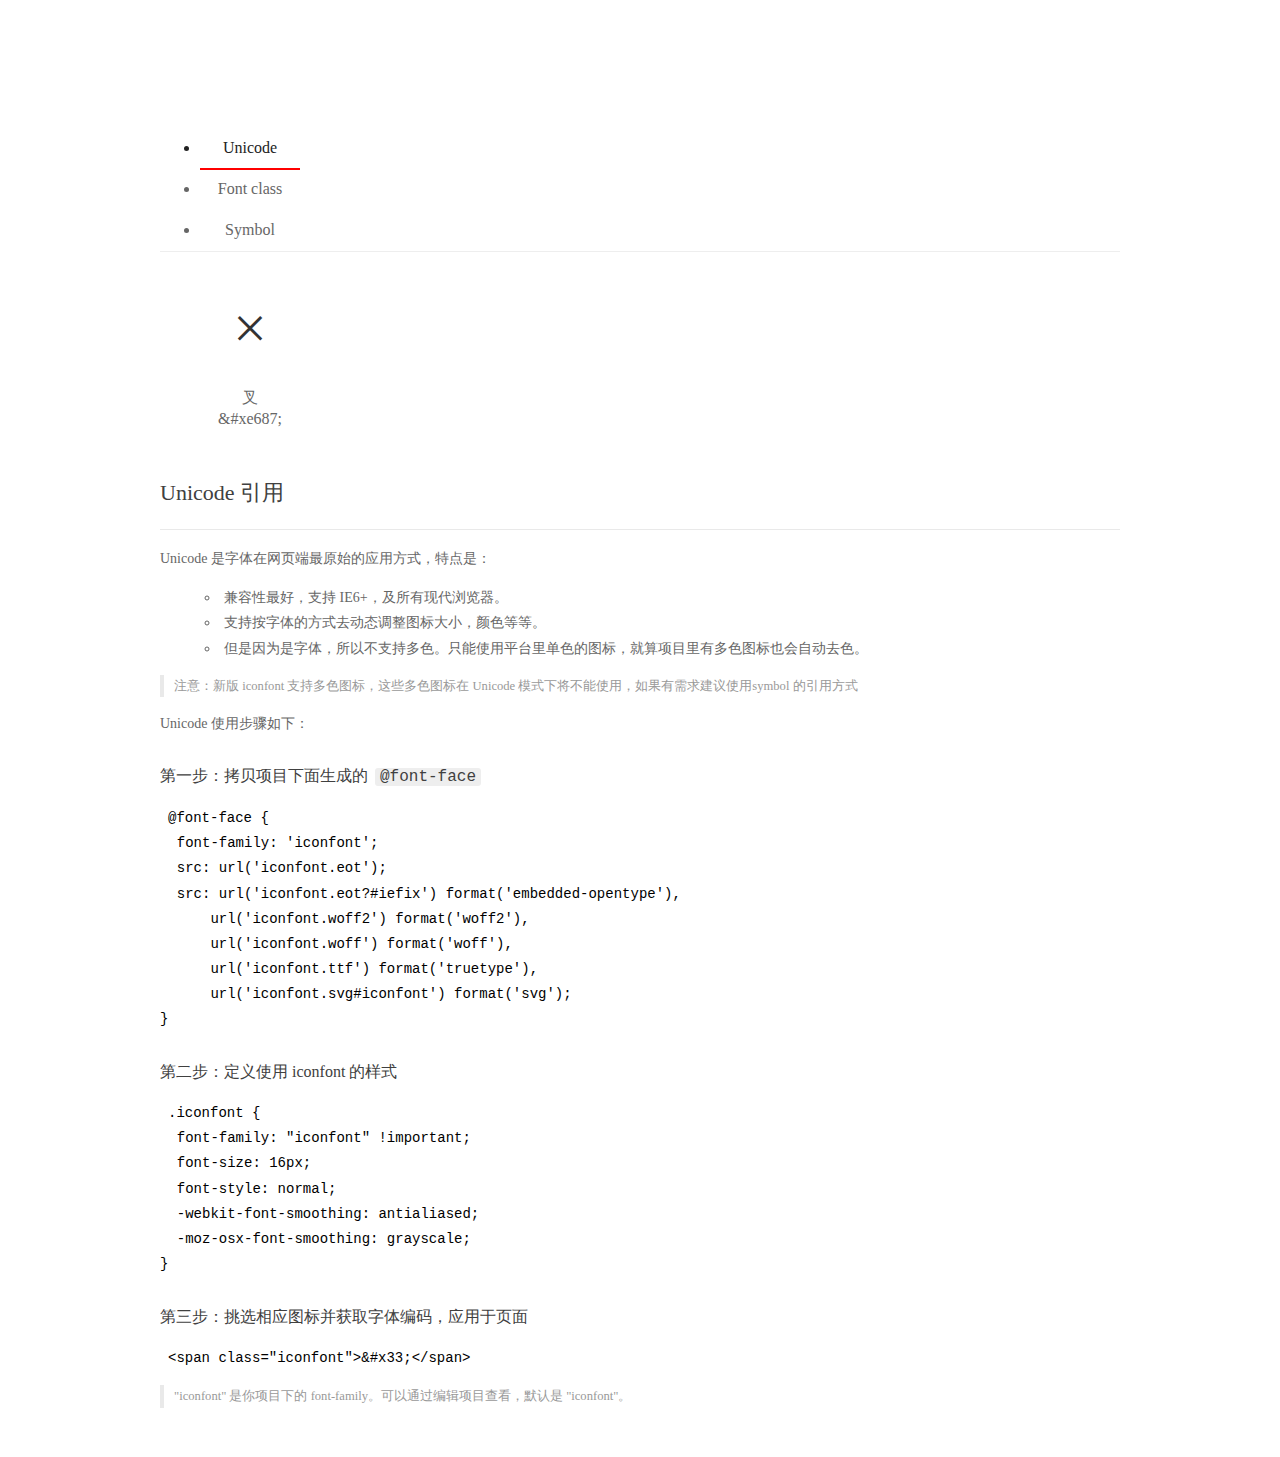
<file: Tencent_css/font_0b9zcy7ng1w/demo_index.html>
<!DOCTYPE html>
<html>
<head>
  <meta charset="utf-8"/>
  <title>IconFont Demo</title>
  <link rel="shortcut icon" href="https://img.alicdn.com/tps/i4/TB1_oz6GVXXXXaFXpXXJDFnIXXX-64-64.ico" type="image/x-icon"/>
  <link rel="stylesheet" href="https://g.alicdn.com/thx/cube/1.3.2/cube.min.css">
  <link rel="stylesheet" href="demo.css">
  <link rel="stylesheet" href="iconfont.css">
  <script src="iconfont.js"></script>
  <!-- jQuery -->
  <script src="https://a1.alicdn.com/oss/uploads/2018/12/26/7bfddb60-08e8-11e9-9b04-53e73bb6408b.js"></script>
  <!-- 代码高亮 -->
  <script src="https://a1.alicdn.com/oss/uploads/2018/12/26/a3f714d0-08e6-11e9-8a15-ebf944d7534c.js"></script>
</head>
<body>
  <div class="main">
    <h1 class="logo"><a href="https://www.iconfont.cn/" title="iconfont 首页" target="_blank">&#xe86b;</a></h1>
    <div class="nav-tabs">
      <ul id="tabs" class="dib-box">
        <li class="dib active"><span>Unicode</span></li>
        <li class="dib"><span>Font class</span></li>
        <li class="dib"><span>Symbol</span></li>
      </ul>
      
    </div>
    <div class="tab-container">
      <div class="content unicode" style="display: block;">
          <ul class="icon_lists dib-box">
          
            <li class="dib">
              <span class="icon iconfont">&#xe687;</span>
                <div class="name">叉</div>
                <div class="code-name">&amp;#xe687;</div>
              </li>
          
          </ul>
          <div class="article markdown">
          <h2 id="unicode-">Unicode 引用</h2>
          <hr>

          <p>Unicode 是字体在网页端最原始的应用方式，特点是：</p>
          <ul>
            <li>兼容性最好，支持 IE6+，及所有现代浏览器。</li>
            <li>支持按字体的方式去动态调整图标大小，颜色等等。</li>
            <li>但是因为是字体，所以不支持多色。只能使用平台里单色的图标，就算项目里有多色图标也会自动去色。</li>
          </ul>
          <blockquote>
            <p>注意：新版 iconfont 支持多色图标，这些多色图标在 Unicode 模式下将不能使用，如果有需求建议使用symbol 的引用方式</p>
          </blockquote>
          <p>Unicode 使用步骤如下：</p>
          <h3 id="-font-face">第一步：拷贝项目下面生成的 <code>@font-face</code></h3>
<pre><code class="language-css"
>@font-face {
  font-family: 'iconfont';
  src: url('iconfont.eot');
  src: url('iconfont.eot?#iefix') format('embedded-opentype'),
      url('iconfont.woff2') format('woff2'),
      url('iconfont.woff') format('woff'),
      url('iconfont.ttf') format('truetype'),
      url('iconfont.svg#iconfont') format('svg');
}
</code></pre>
          <h3 id="-iconfont-">第二步：定义使用 iconfont 的样式</h3>
<pre><code class="language-css"
>.iconfont {
  font-family: "iconfont" !important;
  font-size: 16px;
  font-style: normal;
  -webkit-font-smoothing: antialiased;
  -moz-osx-font-smoothing: grayscale;
}
</code></pre>
          <h3 id="-">第三步：挑选相应图标并获取字体编码，应用于页面</h3>
<pre>
<code class="language-html"
>&lt;span class="iconfont"&gt;&amp;#x33;&lt;/span&gt;
</code></pre>
          <blockquote>
            <p>"iconfont" 是你项目下的 font-family。可以通过编辑项目查看，默认是 "iconfont"。</p>
          </blockquote>
          </div>
      </div>
      <div class="content font-class">
        <ul class="icon_lists dib-box">
          
          <li class="dib">
            <span class="icon iconfont icon-cha"></span>
            <div class="name">
              叉
            </div>
            <div class="code-name">.icon-cha
            </div>
          </li>
          
        </ul>
        <div class="article markdown">
        <h2 id="font-class-">font-class 引用</h2>
        <hr>

        <p>font-class 是 Unicode 使用方式的一种变种，主要是解决 Unicode 书写不直观，语意不明确的问题。</p>
        <p>与 Unicode 使用方式相比，具有如下特点：</p>
        <ul>
          <li>兼容性良好，支持 IE8+，及所有现代浏览器。</li>
          <li>相比于 Unicode 语意明确，书写更直观。可以很容易分辨这个 icon 是什么。</li>
          <li>因为使用 class 来定义图标，所以当要替换图标时，只需要修改 class 里面的 Unicode 引用。</li>
          <li>不过因为本质上还是使用的字体，所以多色图标还是不支持的。</li>
        </ul>
        <p>使用步骤如下：</p>
        <h3 id="-fontclass-">第一步：引入项目下面生成的 fontclass 代码：</h3>
<pre><code class="language-html">&lt;link rel="stylesheet" href="./iconfont.css"&gt;
</code></pre>
        <h3 id="-">第二步：挑选相应图标并获取类名，应用于页面：</h3>
<pre><code class="language-html">&lt;span class="iconfont icon-xxx"&gt;&lt;/span&gt;
</code></pre>
        <blockquote>
          <p>"
            iconfont" 是你项目下的 font-family。可以通过编辑项目查看，默认是 "iconfont"。</p>
        </blockquote>
      </div>
      </div>
      <div class="content symbol">
          <ul class="icon_lists dib-box">
          
            <li class="dib">
                <svg class="icon svg-icon" aria-hidden="true">
                  <use xlink:href="#icon-cha"></use>
                </svg>
                <div class="name">叉</div>
                <div class="code-name">#icon-cha</div>
            </li>
          
          </ul>
          <div class="article markdown">
          <h2 id="symbol-">Symbol 引用</h2>
          <hr>

          <p>这是一种全新的使用方式，应该说这才是未来的主流，也是平台目前推荐的用法。相关介绍可以参考这篇<a href="">文章</a>
            这种用法其实是做了一个 SVG 的集合，与另外两种相比具有如下特点：</p>
          <ul>
            <li>支持多色图标了，不再受单色限制。</li>
            <li>通过一些技巧，支持像字体那样，通过 <code>font-size</code>, <code>color</code> 来调整样式。</li>
            <li>兼容性较差，支持 IE9+，及现代浏览器。</li>
            <li>浏览器渲染 SVG 的性能一般，还不如 png。</li>
          </ul>
          <p>使用步骤如下：</p>
          <h3 id="-symbol-">第一步：引入项目下面生成的 symbol 代码：</h3>
<pre><code class="language-html">&lt;script src="./iconfont.js"&gt;&lt;/script&gt;
</code></pre>
          <h3 id="-css-">第二步：加入通用 CSS 代码（引入一次就行）：</h3>
<pre><code class="language-html">&lt;style&gt;
.icon {
  width: 1em;
  height: 1em;
  vertical-align: -0.15em;
  fill: currentColor;
  overflow: hidden;
}
&lt;/style&gt;
</code></pre>
          <h3 id="-">第三步：挑选相应图标并获取类名，应用于页面：</h3>
<pre><code class="language-html">&lt;svg class="icon" aria-hidden="true"&gt;
  &lt;use xlink:href="#icon-xxx"&gt;&lt;/use&gt;
&lt;/svg&gt;
</code></pre>
          </div>
      </div>

    </div>
  </div>
  <script>
  $(document).ready(function () {
      $('.tab-container .content:first').show()

      $('#tabs li').click(function (e) {
        var tabContent = $('.tab-container .content')
        var index = $(this).index()

        if ($(this).hasClass('active')) {
          return
        } else {
          $('#tabs li').removeClass('active')
          $(this).addClass('active')

          tabContent.hide().eq(index).fadeIn()
        }
      })
    })
  </script>
</body>
</html>
</file>
<file: font_iezylkum30r/iconfont.css>
@font-face {font-family: "iconfont";
  src: url('iconfont.eot?t=1592834740832'); /* IE9 */
  src: url('iconfont.eot?t=1592834740832#iefix') format('embedded-opentype'), /* IE6-IE8 */
  url('[data-uri]') format('woff2'),
  url('iconfont.woff?t=1592834740832') format('woff'),
  url('iconfont.ttf?t=1592834740832') format('truetype'), /* chrome, firefox, opera, Safari, Android, iOS 4.2+ */
  url('iconfont.svg?t=1592834740832#iconfont') format('svg'); /* iOS 4.1- */
}

.iconfont {
  font-family: "iconfont" !important;
  font-size: 16px;
  font-style: normal;
  -webkit-font-smoothing: antialiased;
  -moz-osx-font-smoothing: grayscale;
}

.icon-jiahao:before {
  content: "\e618";
}
</file>
<file: font_5bzc5a1wv8m/iconfont.css>
@font-face {font-family: "iconfont";
  src: url('iconfont.eot?t=1592840343735'); /* IE9 */
  src: url('iconfont.eot?t=1592840343735#iefix') format('embedded-opentype'), /* IE6-IE8 */
  url('[data-uri]') format('woff2'),
  url('iconfont.woff?t=1592840343735') format('woff'),
  url('iconfont.ttf?t=1592840343735') format('truetype'), /* chrome, firefox, opera, Safari, Android, iOS 4.2+ */
  url('iconfont.svg?t=1592840343735#iconfont') format('svg'); /* iOS 4.1- */
}

.iconfont {
  font-family: "iconfont" !important;
  font-size: 16px;
  font-style: normal;
  -webkit-font-smoothing: antialiased;
  -moz-osx-font-smoothing: grayscale;
}

.icon-sousuosearch82:before {
  content: "\e6d1";
}
</file>
<file: font_3aj6bu2l47l/iconfont.css>
@font-face {font-family: "iconfont";
  src: url('iconfont.eot?t=1592844193912'); /* IE9 */
  src: url('iconfont.eot?t=1592844193912#iefix') format('embedded-opentype'), /* IE6-IE8 */
  url('[data-uri]') format('woff2'),
  url('iconfont.woff?t=1592844193912') format('woff'),
  url('iconfont.ttf?t=1592844193912') format('truetype'), /* chrome, firefox, opera, Safari, Android, iOS 4.2+ */
  url('iconfont.svg?t=1592844193912#iconfont') format('svg'); /* iOS 4.1- */
}

.iconfont {
  font-family: "iconfont" !important;
  font-size: 16px;
  font-style: normal;
  -webkit-font-smoothing: antialiased;
  -moz-osx-font-smoothing: grayscale;
}

.icon-yduitengxunqq:before {
  content: "\e69e";
}
</file>
<file: Tencent_css/font_0b9zcy7ng1w/iconfont.css>
@font-face {font-family: "iconfont";
  src: url('iconfont.eot?t=1592981962514'); /* IE9 */
  src: url('iconfont.eot?t=1592981962514#iefix') format('embedded-opentype'), /* IE6-IE8 */
  url('[data-uri]') format('woff2'),
  url('iconfont.woff?t=1592981962514') format('woff'),
  url('iconfont.ttf?t=1592981962514') format('truetype'), /* chrome, firefox, opera, Safari, Android, iOS 4.2+ */
  url('iconfont.svg?t=1592981962514#iconfont') format('svg'); /* iOS 4.1- */
}

.iconfont {
  font-family: "iconfont" !important;
  font-size: 16px;
  font-style: normal;
  -webkit-font-smoothing: antialiased;
  -moz-osx-font-smoothing: grayscale;
}

.icon-cha:before {
  content: "\e687";
}
</file>
<file: font_2snb76nq77i/iconfont.css>
@font-face {font-family: "iconfont";
  src: url('iconfont.eot?t=1593093492240'); /* IE9 */
  src: url('iconfont.eot?t=1593093492240#iefix') format('embedded-opentype'), /* IE6-IE8 */
  url('[data-uri]') format('woff2'),
  url('iconfont.woff?t=1593093492240') format('woff'),
  url('iconfont.ttf?t=1593093492240') format('truetype'), /* chrome, firefox, opera, Safari, Android, iOS 4.2+ */
  url('iconfont.svg?t=1593093492240#iconfont') format('svg'); /* iOS 4.1- */
}

.iconfont {
  font-family: "iconfont" !important;
  font-size: 16px;
  font-style: normal;
  -webkit-font-smoothing: antialiased;
  -moz-osx-font-smoothing: grayscale;
}

.icon-jiantouarrow492:before {
  content: "\e6b0";
}
</file>
<file: font_ouflarc2nk/iconfont.css>
@font-face {font-family: "iconfont";
  src: url('iconfont.eot?t=1593236382983'); /* IE9 */
  src: url('iconfont.eot?t=1593236382983#iefix') format('embedded-opentype'), /* IE6-IE8 */
  url('[data-uri]') format('woff2'),
  url('iconfont.woff?t=1593236382983') format('woff'),
  url('iconfont.ttf?t=1593236382983') format('truetype'), /* chrome, firefox, opera, Safari, Android, iOS 4.2+ */
  url('iconfont.svg?t=1593236382983#iconfont') format('svg'); /* iOS 4.1- */
}

.iconfont {
  font-family: "iconfont" !important;
  font-size: 16px;
  font-style: normal;
  -webkit-font-smoothing: antialiased;
  -moz-osx-font-smoothing: grayscale;
}

.icon-weixin:before {
  content: "\e637";
}
</file>
<file: font_aovtuym4bk4/iconfont.css>
@font-face {font-family: "iconfont";
  src: url('iconfont.eot?t=1593238125876'); /* IE9 */
  src: url('iconfont.eot?t=1593238125876#iefix') format('embedded-opentype'), /* IE6-IE8 */
  url('[data-uri]') format('woff2'),
  url('iconfont.woff?t=1593238125876') format('woff'),
  url('iconfont.ttf?t=1593238125876') format('truetype'), /* chrome, firefox, opera, Safari, Android, iOS 4.2+ */
  url('iconfont.svg?t=1593238125876#iconfont') format('svg'); /* iOS 4.1- */
}

.iconfont {
  font-family: "iconfont" !important;
  font-size: 16px;
  font-style: normal;
  -webkit-font-smoothing: antialiased;
  -moz-osx-font-smoothing: grayscale;
}

.icon-QQ:before {
  content: "\e666";
}
</file>
<file: font_2snb76nq77i/demo.css>
/* Logo 字体 */
@font-face {
  font-family: "iconfont logo";
  src: url('https://at.alicdn.com/t/font_985780_km7mi63cihi.eot?t=1545807318834');
  src: url('https://at.alicdn.com/t/font_985780_km7mi63cihi.eot?t=1545807318834#iefix') format('embedded-opentype'),
    url('https://at.alicdn.com/t/font_985780_km7mi63cihi.woff?t=1545807318834') format('woff'),
    url('https://at.alicdn.com/t/font_985780_km7mi63cihi.ttf?t=1545807318834') format('truetype'),
    url('https://at.alicdn.com/t/font_985780_km7mi63cihi.svg?t=1545807318834#iconfont') format('svg');
}

.logo {
  font-family: "iconfont logo";
  font-size: 160px;
  font-style: normal;
  -webkit-font-smoothing: antialiased;
  -moz-osx-font-smoothing: grayscale;
}

/* tabs */
.nav-tabs {
  position: relative;
}

.nav-tabs .nav-more {
  position: absolute;
  right: 0;
  bottom: 0;
  height: 42px;
  line-height: 42px;
  color: #666;
}

#tabs {
  border-bottom: 1px solid #eee;
}

#tabs li {
  cursor: pointer;
  width: 100px;
  height: 40px;
  line-height: 40px;
  text-align: center;
  font-size: 16px;
  border-bottom: 2px solid transparent;
  position: relative;
  z-index: 1;
  margin-bottom: -1px;
  color: #666;
}


#tabs .active {
  border-bottom-color: #f00;
  color: #222;
}

.tab-container .content {
  display: none;
}

/* 页面布局 */
.main {
  padding: 30px 100px;
  width: 960px;
  margin: 0 auto;
}

.main .logo {
  color: #333;
  text-align: left;
  margin-bottom: 30px;
  line-height: 1;
  height: 110px;
  margin-top: -50px;
  overflow: hidden;
  *zoom: 1;
}

.main .logo a {
  font-size: 160px;
  color: #333;
}

.helps {
  margin-top: 40px;
}

.helps pre {
  padding: 20px;
  margin: 10px 0;
  border: solid 1px #e7e1cd;
  background-color: #fffdef;
  overflow: auto;
}

.icon_lists {
  width: 100% !important;
  overflow: hidden;
  *zoom: 1;
}

.icon_lists li {
  width: 100px;
  margin-bottom: 10px;
  margin-right: 20px;
  text-align: center;
  list-style: none !important;
  cursor: default;
}

.icon_lists li .code-name {
  line-height: 1.2;
}

.icon_lists .icon {
  display: block;
  height: 100px;
  line-height: 100px;
  font-size: 42px;
  margin: 10px auto;
  color: #333;
  -webkit-transition: font-size 0.25s linear, width 0.25s linear;
  -moz-transition: font-size 0.25s linear, width 0.25s linear;
  transition: font-size 0.25s linear, width 0.25s linear;
}

.icon_lists .icon:hover {
  font-size: 100px;
}

.icon_lists .svg-icon {
  /* 通过设置 font-size 来改变图标大小 */
  width: 1em;
  /* 图标和文字相邻时，垂直对齐 */
  vertical-align: -0.15em;
  /* 通过设置 color 来改变 SVG 的颜色/fill */
  fill: currentColor;
  /* path 和 stroke 溢出 viewBox 部分在 IE 下会显示
      normalize.css 中也包含这行 */
  overflow: hidden;
}

.icon_lists li .name,
.icon_lists li .code-name {
  color: #666;
}

/* markdown 样式 */
.markdown {
  color: #666;
  font-size: 14px;
  line-height: 1.8;
}

.highlight {
  line-height: 1.5;
}

.markdown img {
  vertical-align: middle;
  max-width: 100%;
}

.markdown h1 {
  color: #404040;
  font-weight: 500;
  line-height: 40px;
  margin-bottom: 24px;
}

.markdown h2,
.markdown h3,
.markdown h4,
.markdown h5,
.markdown h6 {
  color: #404040;
  margin: 1.6em 0 0.6em 0;
  font-weight: 500;
  clear: both;
}

.markdown h1 {
  font-size: 28px;
}

.markdown h2 {
  font-size: 22px;
}

.markdown h3 {
  font-size: 16px;
}

.markdown h4 {
  font-size: 14px;
}

.markdown h5 {
  font-size: 12px;
}

.markdown h6 {
  font-size: 12px;
}

.markdown hr {
  height: 1px;
  border: 0;
  background: #e9e9e9;
  margin: 16px 0;
  clear: both;
}

.markdown p {
  margin: 1em 0;
}

.markdown>p,
.markdown>blockquote,
.markdown>.highlight,
.markdown>ol,
.markdown>ul {
  width: 80%;
}

.markdown ul>li {
  list-style: circle;
}

.markdown>ul li,
.markdown blockquote ul>li {
  margin-left: 20px;
  padding-left: 4px;
}

.markdown>ul li p,
.markdown>ol li p {
  margin: 0.6em 0;
}

.markdown ol>li {
  list-style: decimal;
}

.markdown>ol li,
.markdown blockquote ol>li {
  margin-left: 20px;
  padding-left: 4px;
}

.markdown code {
  margin: 0 3px;
  padding: 0 5px;
  background: #eee;
  border-radius: 3px;
}

.markdown strong,
.markdown b {
  font-weight: 600;
}

.markdown>table {
  border-collapse: collapse;
  border-spacing: 0px;
  empty-cells: show;
  border: 1px solid #e9e9e9;
  width: 95%;
  margin-bottom: 24px;
}

.markdown>table th {
  white-space: nowrap;
  color: #333;
  font-weight: 600;
}

.markdown>table th,
.markdown>table td {
  border: 1px solid #e9e9e9;
  padding: 8px 16px;
  text-align: left;
}

.markdown>table th {
  background: #F7F7F7;
}

.markdown blockquote {
  font-size: 90%;
  color: #999;
  border-left: 4px solid #e9e9e9;
  padding-left: 0.8em;
  margin: 1em 0;
}

.markdown blockquote p {
  margin: 0;
}

.markdown .anchor {
  opacity: 0;
  transition: opacity 0.3s ease;
  margin-left: 8px;
}

.markdown .waiting {
  color: #ccc;
}

.markdown h1:hover .anchor,
.markdown h2:hover .anchor,
.markdown h3:hover .anchor,
.markdown h4:hover .anchor,
.markdown h5:hover .anchor,
.markdown h6:hover .anchor {
  opacity: 1;
  display: inline-block;
}

.markdown>br,
.markdown>p>br {
  clear: both;
}


.hljs {
  display: block;
  background: white;
  padding: 0.5em;
  color: #333333;
  overflow-x: auto;
}

.hljs-comment,
.hljs-meta {
  color: #969896;
}

.hljs-string,
.hljs-variable,
.hljs-template-variable,
.hljs-strong,
.hljs-emphasis,
.hljs-quote {
  color: #df5000;
}

.hljs-keyword,
.hljs-selector-tag,
.hljs-type {
  color: #a71d5d;
}

.hljs-literal,
.hljs-symbol,
.hljs-bullet,
.hljs-attribute {
  color: #0086b3;
}

.hljs-section,
.hljs-name {
  color: #63a35c;
}

.hljs-tag {
  color: #333333;
}

.hljs-title,
.hljs-attr,
.hljs-selector-id,
.hljs-selector-class,
.hljs-selector-attr,
.hljs-selector-pseudo {
  color: #795da3;
}

.hljs-addition {
  color: #55a532;
  background-color: #eaffea;
}

.hljs-deletion {
  color: #bd2c00;
  background-color: #ffecec;
}

.hljs-link {
  text-decoration: underline;
}

/* 代码高亮 */
/* PrismJS 1.15.0
https://prismjs.com/download.html#themes=prism&languages=markup+css+clike+javascript */
/**
 * prism.js default theme for JavaScript, CSS and HTML
 * Based on dabblet (http://dabblet.com)
 * @author Lea Verou
 */
code[class*="language-"],
pre[class*="language-"] {
  color: black;
  background: none;
  text-shadow: 0 1px white;
  font-family: Consolas, Monaco, 'Andale Mono', 'Ubuntu Mono', monospace;
  text-align: left;
  white-space: pre;
  word-spacing: normal;
  word-break: normal;
  word-wrap: normal;
  line-height: 1.5;

  -moz-tab-size: 4;
  -o-tab-size: 4;
  tab-size: 4;

  -webkit-hyphens: none;
  -moz-hyphens: none;
  -ms-hyphens: none;
  hyphens: none;
}

pre[class*="language-"]::-moz-selection,
pre[class*="language-"] ::-moz-selection,
code[class*="language-"]::-moz-selection,
code[class*="language-"] ::-moz-selection {
  text-shadow: none;
  background: #b3d4fc;
}

pre[class*="language-"]::selection,
pre[class*="language-"] ::selection,
code[class*="language-"]::selection,
code[class*="language-"] ::selection {
  text-shadow: none;
  background: #b3d4fc;
}

@media print {

  code[class*="language-"],
  pre[class*="language-"] {
    text-shadow: none;
  }
}

/* Code blocks */
pre[class*="language-"] {
  padding: 1em;
  margin: .5em 0;
  overflow: auto;
}

:not(pre)>code[class*="language-"],
pre[class*="language-"] {
  background: #f5f2f0;
}

/* Inline code */
:not(pre)>code[class*="language-"] {
  padding: .1em;
  border-radius: .3em;
  white-space: normal;
}

.token.comment,
.token.prolog,
.token.doctype,
.token.cdata {
  color: slategray;
}

.token.punctuation {
  color: #999;
}

.namespace {
  opacity: .7;
}

.token.property,
.token.tag,
.token.boolean,
.token.number,
.token.constant,
.token.symbol,
.token.deleted {
  color: #905;
}

.token.selector,
.token.attr-name,
.token.string,
.token.char,
.token.builtin,
.token.inserted {
  color: #690;
}

.token.operator,
.token.entity,
.token.url,
.language-css .token.string,
.style .token.string {
  color: #9a6e3a;
  background: hsla(0, 0%, 100%, .5);
}

.token.atrule,
.token.attr-value,
.token.keyword {
  color: #07a;
}

.token.function,
.token.class-name {
  color: #DD4A68;
}

.token.regex,
.token.important,
.token.variable {
  color: #e90;
}

.token.important,
.token.bold {
  font-weight: bold;
}

.token.italic {
  font-style: italic;
}

.token.entity {
  cursor: help;
}
</file>
<file: font_3aj6bu2l47l/demo.css>
/* Logo 字体 */
@font-face {
  font-family: "iconfont logo";
  src: url('https://at.alicdn.com/t/font_985780_km7mi63cihi.eot?t=1545807318834');
  src: url('https://at.alicdn.com/t/font_985780_km7mi63cihi.eot?t=1545807318834#iefix') format('embedded-opentype'),
    url('https://at.alicdn.com/t/font_985780_km7mi63cihi.woff?t=1545807318834') format('woff'),
    url('https://at.alicdn.com/t/font_985780_km7mi63cihi.ttf?t=1545807318834') format('truetype'),
    url('https://at.alicdn.com/t/font_985780_km7mi63cihi.svg?t=1545807318834#iconfont') format('svg');
}

.logo {
  font-family: "iconfont logo";
  font-size: 160px;
  font-style: normal;
  -webkit-font-smoothing: antialiased;
  -moz-osx-font-smoothing: grayscale;
}

/* tabs */
.nav-tabs {
  position: relative;
}

.nav-tabs .nav-more {
  position: absolute;
  right: 0;
  bottom: 0;
  height: 42px;
  line-height: 42px;
  color: #666;
}

#tabs {
  border-bottom: 1px solid #eee;
}

#tabs li {
  cursor: pointer;
  width: 100px;
  height: 40px;
  line-height: 40px;
  text-align: center;
  font-size: 16px;
  border-bottom: 2px solid transparent;
  position: relative;
  z-index: 1;
  margin-bottom: -1px;
  color: #666;
}


#tabs .active {
  border-bottom-color: #f00;
  color: #222;
}

.tab-container .content {
  display: none;
}

/* 页面布局 */
.main {
  padding: 30px 100px;
  width: 960px;
  margin: 0 auto;
}

.main .logo {
  color: #333;
  text-align: left;
  margin-bottom: 30px;
  line-height: 1;
  height: 110px;
  margin-top: -50px;
  overflow: hidden;
  *zoom: 1;
}

.main .logo a {
  font-size: 160px;
  color: #333;
}

.helps {
  margin-top: 40px;
}

.helps pre {
  padding: 20px;
  margin: 10px 0;
  border: solid 1px #e7e1cd;
  background-color: #fffdef;
  overflow: auto;
}

.icon_lists {
  width: 100% !important;
  overflow: hidden;
  *zoom: 1;
}

.icon_lists li {
  width: 100px;
  margin-bottom: 10px;
  margin-right: 20px;
  text-align: center;
  list-style: none !important;
  cursor: default;
}

.icon_lists li .code-name {
  line-height: 1.2;
}

.icon_lists .icon {
  display: block;
  height: 100px;
  line-height: 100px;
  font-size: 42px;
  margin: 10px auto;
  color: #333;
  -webkit-transition: font-size 0.25s linear, width 0.25s linear;
  -moz-transition: font-size 0.25s linear, width 0.25s linear;
  transition: font-size 0.25s linear, width 0.25s linear;
}

.icon_lists .icon:hover {
  font-size: 100px;
}

.icon_lists .svg-icon {
  /* 通过设置 font-size 来改变图标大小 */
  width: 1em;
  /* 图标和文字相邻时，垂直对齐 */
  vertical-align: -0.15em;
  /* 通过设置 color 来改变 SVG 的颜色/fill */
  fill: currentColor;
  /* path 和 stroke 溢出 viewBox 部分在 IE 下会显示
      normalize.css 中也包含这行 */
  overflow: hidden;
}

.icon_lists li .name,
.icon_lists li .code-name {
  color: #666;
}

/* markdown 样式 */
.markdown {
  color: #666;
  font-size: 14px;
  line-height: 1.8;
}

.highlight {
  line-height: 1.5;
}

.markdown img {
  vertical-align: middle;
  max-width: 100%;
}

.markdown h1 {
  color: #404040;
  font-weight: 500;
  line-height: 40px;
  margin-bottom: 24px;
}

.markdown h2,
.markdown h3,
.markdown h4,
.markdown h5,
.markdown h6 {
  color: #404040;
  margin: 1.6em 0 0.6em 0;
  font-weight: 500;
  clear: both;
}

.markdown h1 {
  font-size: 28px;
}

.markdown h2 {
  font-size: 22px;
}

.markdown h3 {
  font-size: 16px;
}

.markdown h4 {
  font-size: 14px;
}

.markdown h5 {
  font-size: 12px;
}

.markdown h6 {
  font-size: 12px;
}

.markdown hr {
  height: 1px;
  border: 0;
  background: #e9e9e9;
  margin: 16px 0;
  clear: both;
}

.markdown p {
  margin: 1em 0;
}

.markdown>p,
.markdown>blockquote,
.markdown>.highlight,
.markdown>ol,
.markdown>ul {
  width: 80%;
}

.markdown ul>li {
  list-style: circle;
}

.markdown>ul li,
.markdown blockquote ul>li {
  margin-left: 20px;
  padding-left: 4px;
}

.markdown>ul li p,
.markdown>ol li p {
  margin: 0.6em 0;
}

.markdown ol>li {
  list-style: decimal;
}

.markdown>ol li,
.markdown blockquote ol>li {
  margin-left: 20px;
  padding-left: 4px;
}

.markdown code {
  margin: 0 3px;
  padding: 0 5px;
  background: #eee;
  border-radius: 3px;
}

.markdown strong,
.markdown b {
  font-weight: 600;
}

.markdown>table {
  border-collapse: collapse;
  border-spacing: 0px;
  empty-cells: show;
  border: 1px solid #e9e9e9;
  width: 95%;
  margin-bottom: 24px;
}

.markdown>table th {
  white-space: nowrap;
  color: #333;
  font-weight: 600;
}

.markdown>table th,
.markdown>table td {
  border: 1px solid #e9e9e9;
  padding: 8px 16px;
  text-align: left;
}

.markdown>table th {
  background: #F7F7F7;
}

.markdown blockquote {
  font-size: 90%;
  color: #999;
  border-left: 4px solid #e9e9e9;
  padding-left: 0.8em;
  margin: 1em 0;
}

.markdown blockquote p {
  margin: 0;
}

.markdown .anchor {
  opacity: 0;
  transition: opacity 0.3s ease;
  margin-left: 8px;
}

.markdown .waiting {
  color: #ccc;
}

.markdown h1:hover .anchor,
.markdown h2:hover .anchor,
.markdown h3:hover .anchor,
.markdown h4:hover .anchor,
.markdown h5:hover .anchor,
.markdown h6:hover .anchor {
  opacity: 1;
  display: inline-block;
}

.markdown>br,
.markdown>p>br {
  clear: both;
}


.hljs {
  display: block;
  background: white;
  padding: 0.5em;
  color: #333333;
  overflow-x: auto;
}

.hljs-comment,
.hljs-meta {
  color: #969896;
}

.hljs-string,
.hljs-variable,
.hljs-template-variable,
.hljs-strong,
.hljs-emphasis,
.hljs-quote {
  color: #df5000;
}

.hljs-keyword,
.hljs-selector-tag,
.hljs-type {
  color: #a71d5d;
}

.hljs-literal,
.hljs-symbol,
.hljs-bullet,
.hljs-attribute {
  color: #0086b3;
}

.hljs-section,
.hljs-name {
  color: #63a35c;
}

.hljs-tag {
  color: #333333;
}

.hljs-title,
.hljs-attr,
.hljs-selector-id,
.hljs-selector-class,
.hljs-selector-attr,
.hljs-selector-pseudo {
  color: #795da3;
}

.hljs-addition {
  color: #55a532;
  background-color: #eaffea;
}

.hljs-deletion {
  color: #bd2c00;
  background-color: #ffecec;
}

.hljs-link {
  text-decoration: underline;
}

/* 代码高亮 */
/* PrismJS 1.15.0
https://prismjs.com/download.html#themes=prism&languages=markup+css+clike+javascript */
/**
 * prism.js default theme for JavaScript, CSS and HTML
 * Based on dabblet (http://dabblet.com)
 * @author Lea Verou
 */
code[class*="language-"],
pre[class*="language-"] {
  color: black;
  background: none;
  text-shadow: 0 1px white;
  font-family: Consolas, Monaco, 'Andale Mono', 'Ubuntu Mono', monospace;
  text-align: left;
  white-space: pre;
  word-spacing: normal;
  word-break: normal;
  word-wrap: normal;
  line-height: 1.5;

  -moz-tab-size: 4;
  -o-tab-size: 4;
  tab-size: 4;

  -webkit-hyphens: none;
  -moz-hyphens: none;
  -ms-hyphens: none;
  hyphens: none;
}

pre[class*="language-"]::-moz-selection,
pre[class*="language-"] ::-moz-selection,
code[class*="language-"]::-moz-selection,
code[class*="language-"] ::-moz-selection {
  text-shadow: none;
  background: #b3d4fc;
}

pre[class*="language-"]::selection,
pre[class*="language-"] ::selection,
code[class*="language-"]::selection,
code[class*="language-"] ::selection {
  text-shadow: none;
  background: #b3d4fc;
}

@media print {

  code[class*="language-"],
  pre[class*="language-"] {
    text-shadow: none;
  }
}

/* Code blocks */
pre[class*="language-"] {
  padding: 1em;
  margin: .5em 0;
  overflow: auto;
}

:not(pre)>code[class*="language-"],
pre[class*="language-"] {
  background: #f5f2f0;
}

/* Inline code */
:not(pre)>code[class*="language-"] {
  padding: .1em;
  border-radius: .3em;
  white-space: normal;
}

.token.comment,
.token.prolog,
.token.doctype,
.token.cdata {
  color: slategray;
}

.token.punctuation {
  color: #999;
}

.namespace {
  opacity: .7;
}

.token.property,
.token.tag,
.token.boolean,
.token.number,
.token.constant,
.token.symbol,
.token.deleted {
  color: #905;
}

.token.selector,
.token.attr-name,
.token.string,
.token.char,
.token.builtin,
.token.inserted {
  color: #690;
}

.token.operator,
.token.entity,
.token.url,
.language-css .token.string,
.style .token.string {
  color: #9a6e3a;
  background: hsla(0, 0%, 100%, .5);
}

.token.atrule,
.token.attr-value,
.token.keyword {
  color: #07a;
}

.token.function,
.token.class-name {
  color: #DD4A68;
}

.token.regex,
.token.important,
.token.variable {
  color: #e90;
}

.token.important,
.token.bold {
  font-weight: bold;
}

.token.italic {
  font-style: italic;
}

.token.entity {
  cursor: help;
}
</file>
<file: font_5bzc5a1wv8m/demo.css>
/* Logo 字体 */
@font-face {
  font-family: "iconfont logo";
  src: url('https://at.alicdn.com/t/font_985780_km7mi63cihi.eot?t=1545807318834');
  src: url('https://at.alicdn.com/t/font_985780_km7mi63cihi.eot?t=1545807318834#iefix') format('embedded-opentype'),
    url('https://at.alicdn.com/t/font_985780_km7mi63cihi.woff?t=1545807318834') format('woff'),
    url('https://at.alicdn.com/t/font_985780_km7mi63cihi.ttf?t=1545807318834') format('truetype'),
    url('https://at.alicdn.com/t/font_985780_km7mi63cihi.svg?t=1545807318834#iconfont') format('svg');
}

.logo {
  font-family: "iconfont logo";
  font-size: 160px;
  font-style: normal;
  -webkit-font-smoothing: antialiased;
  -moz-osx-font-smoothing: grayscale;
}

/* tabs */
.nav-tabs {
  position: relative;
}

.nav-tabs .nav-more {
  position: absolute;
  right: 0;
  bottom: 0;
  height: 42px;
  line-height: 42px;
  color: #666;
}

#tabs {
  border-bottom: 1px solid #eee;
}

#tabs li {
  cursor: pointer;
  width: 100px;
  height: 40px;
  line-height: 40px;
  text-align: center;
  font-size: 16px;
  border-bottom: 2px solid transparent;
  position: relative;
  z-index: 1;
  margin-bottom: -1px;
  color: #666;
}


#tabs .active {
  border-bottom-color: #f00;
  color: #222;
}

.tab-container .content {
  display: none;
}

/* 页面布局 */
.main {
  padding: 30px 100px;
  width: 960px;
  margin: 0 auto;
}

.main .logo {
  color: #333;
  text-align: left;
  margin-bottom: 30px;
  line-height: 1;
  height: 110px;
  margin-top: -50px;
  overflow: hidden;
  *zoom: 1;
}

.main .logo a {
  font-size: 160px;
  color: #333;
}

.helps {
  margin-top: 40px;
}

.helps pre {
  padding: 20px;
  margin: 10px 0;
  border: solid 1px #e7e1cd;
  background-color: #fffdef;
  overflow: auto;
}

.icon_lists {
  width: 100% !important;
  overflow: hidden;
  *zoom: 1;
}

.icon_lists li {
  width: 100px;
  margin-bottom: 10px;
  margin-right: 20px;
  text-align: center;
  list-style: none !important;
  cursor: default;
}

.icon_lists li .code-name {
  line-height: 1.2;
}

.icon_lists .icon {
  display: block;
  height: 100px;
  line-height: 100px;
  font-size: 42px;
  margin: 10px auto;
  color: #333;
  -webkit-transition: font-size 0.25s linear, width 0.25s linear;
  -moz-transition: font-size 0.25s linear, width 0.25s linear;
  transition: font-size 0.25s linear, width 0.25s linear;
}

.icon_lists .icon:hover {
  font-size: 100px;
}

.icon_lists .svg-icon {
  /* 通过设置 font-size 来改变图标大小 */
  width: 1em;
  /* 图标和文字相邻时，垂直对齐 */
  vertical-align: -0.15em;
  /* 通过设置 color 来改变 SVG 的颜色/fill */
  fill: currentColor;
  /* path 和 stroke 溢出 viewBox 部分在 IE 下会显示
      normalize.css 中也包含这行 */
  overflow: hidden;
}

.icon_lists li .name,
.icon_lists li .code-name {
  color: #666;
}

/* markdown 样式 */
.markdown {
  color: #666;
  font-size: 14px;
  line-height: 1.8;
}

.highlight {
  line-height: 1.5;
}

.markdown img {
  vertical-align: middle;
  max-width: 100%;
}

.markdown h1 {
  color: #404040;
  font-weight: 500;
  line-height: 40px;
  margin-bottom: 24px;
}

.markdown h2,
.markdown h3,
.markdown h4,
.markdown h5,
.markdown h6 {
  color: #404040;
  margin: 1.6em 0 0.6em 0;
  font-weight: 500;
  clear: both;
}

.markdown h1 {
  font-size: 28px;
}

.markdown h2 {
  font-size: 22px;
}

.markdown h3 {
  font-size: 16px;
}

.markdown h4 {
  font-size: 14px;
}

.markdown h5 {
  font-size: 12px;
}

.markdown h6 {
  font-size: 12px;
}

.markdown hr {
  height: 1px;
  border: 0;
  background: #e9e9e9;
  margin: 16px 0;
  clear: both;
}

.markdown p {
  margin: 1em 0;
}

.markdown>p,
.markdown>blockquote,
.markdown>.highlight,
.markdown>ol,
.markdown>ul {
  width: 80%;
}

.markdown ul>li {
  list-style: circle;
}

.markdown>ul li,
.markdown blockquote ul>li {
  margin-left: 20px;
  padding-left: 4px;
}

.markdown>ul li p,
.markdown>ol li p {
  margin: 0.6em 0;
}

.markdown ol>li {
  list-style: decimal;
}

.markdown>ol li,
.markdown blockquote ol>li {
  margin-left: 20px;
  padding-left: 4px;
}

.markdown code {
  margin: 0 3px;
  padding: 0 5px;
  background: #eee;
  border-radius: 3px;
}

.markdown strong,
.markdown b {
  font-weight: 600;
}

.markdown>table {
  border-collapse: collapse;
  border-spacing: 0px;
  empty-cells: show;
  border: 1px solid #e9e9e9;
  width: 95%;
  margin-bottom: 24px;
}

.markdown>table th {
  white-space: nowrap;
  color: #333;
  font-weight: 600;
}

.markdown>table th,
.markdown>table td {
  border: 1px solid #e9e9e9;
  padding: 8px 16px;
  text-align: left;
}

.markdown>table th {
  background: #F7F7F7;
}

.markdown blockquote {
  font-size: 90%;
  color: #999;
  border-left: 4px solid #e9e9e9;
  padding-left: 0.8em;
  margin: 1em 0;
}

.markdown blockquote p {
  margin: 0;
}

.markdown .anchor {
  opacity: 0;
  transition: opacity 0.3s ease;
  margin-left: 8px;
}

.markdown .waiting {
  color: #ccc;
}

.markdown h1:hover .anchor,
.markdown h2:hover .anchor,
.markdown h3:hover .anchor,
.markdown h4:hover .anchor,
.markdown h5:hover .anchor,
.markdown h6:hover .anchor {
  opacity: 1;
  display: inline-block;
}

.markdown>br,
.markdown>p>br {
  clear: both;
}


.hljs {
  display: block;
  background: white;
  padding: 0.5em;
  color: #333333;
  overflow-x: auto;
}

.hljs-comment,
.hljs-meta {
  color: #969896;
}

.hljs-string,
.hljs-variable,
.hljs-template-variable,
.hljs-strong,
.hljs-emphasis,
.hljs-quote {
  color: #df5000;
}

.hljs-keyword,
.hljs-selector-tag,
.hljs-type {
  color: #a71d5d;
}

.hljs-literal,
.hljs-symbol,
.hljs-bullet,
.hljs-attribute {
  color: #0086b3;
}

.hljs-section,
.hljs-name {
  color: #63a35c;
}

.hljs-tag {
  color: #333333;
}

.hljs-title,
.hljs-attr,
.hljs-selector-id,
.hljs-selector-class,
.hljs-selector-attr,
.hljs-selector-pseudo {
  color: #795da3;
}

.hljs-addition {
  color: #55a532;
  background-color: #eaffea;
}

.hljs-deletion {
  color: #bd2c00;
  background-color: #ffecec;
}

.hljs-link {
  text-decoration: underline;
}

/* 代码高亮 */
/* PrismJS 1.15.0
https://prismjs.com/download.html#themes=prism&languages=markup+css+clike+javascript */
/**
 * prism.js default theme for JavaScript, CSS and HTML
 * Based on dabblet (http://dabblet.com)
 * @author Lea Verou
 */
code[class*="language-"],
pre[class*="language-"] {
  color: black;
  background: none;
  text-shadow: 0 1px white;
  font-family: Consolas, Monaco, 'Andale Mono', 'Ubuntu Mono', monospace;
  text-align: left;
  white-space: pre;
  word-spacing: normal;
  word-break: normal;
  word-wrap: normal;
  line-height: 1.5;

  -moz-tab-size: 4;
  -o-tab-size: 4;
  tab-size: 4;

  -webkit-hyphens: none;
  -moz-hyphens: none;
  -ms-hyphens: none;
  hyphens: none;
}

pre[class*="language-"]::-moz-selection,
pre[class*="language-"] ::-moz-selection,
code[class*="language-"]::-moz-selection,
code[class*="language-"] ::-moz-selection {
  text-shadow: none;
  background: #b3d4fc;
}

pre[class*="language-"]::selection,
pre[class*="language-"] ::selection,
code[class*="language-"]::selection,
code[class*="language-"] ::selection {
  text-shadow: none;
  background: #b3d4fc;
}

@media print {

  code[class*="language-"],
  pre[class*="language-"] {
    text-shadow: none;
  }
}

/* Code blocks */
pre[class*="language-"] {
  padding: 1em;
  margin: .5em 0;
  overflow: auto;
}

:not(pre)>code[class*="language-"],
pre[class*="language-"] {
  background: #f5f2f0;
}

/* Inline code */
:not(pre)>code[class*="language-"] {
  padding: .1em;
  border-radius: .3em;
  white-space: normal;
}

.token.comment,
.token.prolog,
.token.doctype,
.token.cdata {
  color: slategray;
}

.token.punctuation {
  color: #999;
}

.namespace {
  opacity: .7;
}

.token.property,
.token.tag,
.token.boolean,
.token.number,
.token.constant,
.token.symbol,
.token.deleted {
  color: #905;
}

.token.selector,
.token.attr-name,
.token.string,
.token.char,
.token.builtin,
.token.inserted {
  color: #690;
}

.token.operator,
.token.entity,
.token.url,
.language-css .token.string,
.style .token.string {
  color: #9a6e3a;
  background: hsla(0, 0%, 100%, .5);
}

.token.atrule,
.token.attr-value,
.token.keyword {
  color: #07a;
}

.token.function,
.token.class-name {
  color: #DD4A68;
}

.token.regex,
.token.important,
.token.variable {
  color: #e90;
}

.token.important,
.token.bold {
  font-weight: bold;
}

.token.italic {
  font-style: italic;
}

.token.entity {
  cursor: help;
}
</file>
<file: font_aovtuym4bk4/demo.css>
/* Logo 字体 */
@font-face {
  font-family: "iconfont logo";
  src: url('https://at.alicdn.com/t/font_985780_km7mi63cihi.eot?t=1545807318834');
  src: url('https://at.alicdn.com/t/font_985780_km7mi63cihi.eot?t=1545807318834#iefix') format('embedded-opentype'),
    url('https://at.alicdn.com/t/font_985780_km7mi63cihi.woff?t=1545807318834') format('woff'),
    url('https://at.alicdn.com/t/font_985780_km7mi63cihi.ttf?t=1545807318834') format('truetype'),
    url('https://at.alicdn.com/t/font_985780_km7mi63cihi.svg?t=1545807318834#iconfont') format('svg');
}

.logo {
  font-family: "iconfont logo";
  font-size: 160px;
  font-style: normal;
  -webkit-font-smoothing: antialiased;
  -moz-osx-font-smoothing: grayscale;
}

/* tabs */
.nav-tabs {
  position: relative;
}

.nav-tabs .nav-more {
  position: absolute;
  right: 0;
  bottom: 0;
  height: 42px;
  line-height: 42px;
  color: #666;
}

#tabs {
  border-bottom: 1px solid #eee;
}

#tabs li {
  cursor: pointer;
  width: 100px;
  height: 40px;
  line-height: 40px;
  text-align: center;
  font-size: 16px;
  border-bottom: 2px solid transparent;
  position: relative;
  z-index: 1;
  margin-bottom: -1px;
  color: #666;
}


#tabs .active {
  border-bottom-color: #f00;
  color: #222;
}

.tab-container .content {
  display: none;
}

/* 页面布局 */
.main {
  padding: 30px 100px;
  width: 960px;
  margin: 0 auto;
}

.main .logo {
  color: #333;
  text-align: left;
  margin-bottom: 30px;
  line-height: 1;
  height: 110px;
  margin-top: -50px;
  overflow: hidden;
  *zoom: 1;
}

.main .logo a {
  font-size: 160px;
  color: #333;
}

.helps {
  margin-top: 40px;
}

.helps pre {
  padding: 20px;
  margin: 10px 0;
  border: solid 1px #e7e1cd;
  background-color: #fffdef;
  overflow: auto;
}

.icon_lists {
  width: 100% !important;
  overflow: hidden;
  *zoom: 1;
}

.icon_lists li {
  width: 100px;
  margin-bottom: 10px;
  margin-right: 20px;
  text-align: center;
  list-style: none !important;
  cursor: default;
}

.icon_lists li .code-name {
  line-height: 1.2;
}

.icon_lists .icon {
  display: block;
  height: 100px;
  line-height: 100px;
  font-size: 42px;
  margin: 10px auto;
  color: #333;
  -webkit-transition: font-size 0.25s linear, width 0.25s linear;
  -moz-transition: font-size 0.25s linear, width 0.25s linear;
  transition: font-size 0.25s linear, width 0.25s linear;
}

.icon_lists .icon:hover {
  font-size: 100px;
}

.icon_lists .svg-icon {
  /* 通过设置 font-size 来改变图标大小 */
  width: 1em;
  /* 图标和文字相邻时，垂直对齐 */
  vertical-align: -0.15em;
  /* 通过设置 color 来改变 SVG 的颜色/fill */
  fill: currentColor;
  /* path 和 stroke 溢出 viewBox 部分在 IE 下会显示
      normalize.css 中也包含这行 */
  overflow: hidden;
}

.icon_lists li .name,
.icon_lists li .code-name {
  color: #666;
}

/* markdown 样式 */
.markdown {
  color: #666;
  font-size: 14px;
  line-height: 1.8;
}

.highlight {
  line-height: 1.5;
}

.markdown img {
  vertical-align: middle;
  max-width: 100%;
}

.markdown h1 {
  color: #404040;
  font-weight: 500;
  line-height: 40px;
  margin-bottom: 24px;
}

.markdown h2,
.markdown h3,
.markdown h4,
.markdown h5,
.markdown h6 {
  color: #404040;
  margin: 1.6em 0 0.6em 0;
  font-weight: 500;
  clear: both;
}

.markdown h1 {
  font-size: 28px;
}

.markdown h2 {
  font-size: 22px;
}

.markdown h3 {
  font-size: 16px;
}

.markdown h4 {
  font-size: 14px;
}

.markdown h5 {
  font-size: 12px;
}

.markdown h6 {
  font-size: 12px;
}

.markdown hr {
  height: 1px;
  border: 0;
  background: #e9e9e9;
  margin: 16px 0;
  clear: both;
}

.markdown p {
  margin: 1em 0;
}

.markdown>p,
.markdown>blockquote,
.markdown>.highlight,
.markdown>ol,
.markdown>ul {
  width: 80%;
}

.markdown ul>li {
  list-style: circle;
}

.markdown>ul li,
.markdown blockquote ul>li {
  margin-left: 20px;
  padding-left: 4px;
}

.markdown>ul li p,
.markdown>ol li p {
  margin: 0.6em 0;
}

.markdown ol>li {
  list-style: decimal;
}

.markdown>ol li,
.markdown blockquote ol>li {
  margin-left: 20px;
  padding-left: 4px;
}

.markdown code {
  margin: 0 3px;
  padding: 0 5px;
  background: #eee;
  border-radius: 3px;
}

.markdown strong,
.markdown b {
  font-weight: 600;
}

.markdown>table {
  border-collapse: collapse;
  border-spacing: 0px;
  empty-cells: show;
  border: 1px solid #e9e9e9;
  width: 95%;
  margin-bottom: 24px;
}

.markdown>table th {
  white-space: nowrap;
  color: #333;
  font-weight: 600;
}

.markdown>table th,
.markdown>table td {
  border: 1px solid #e9e9e9;
  padding: 8px 16px;
  text-align: left;
}

.markdown>table th {
  background: #F7F7F7;
}

.markdown blockquote {
  font-size: 90%;
  color: #999;
  border-left: 4px solid #e9e9e9;
  padding-left: 0.8em;
  margin: 1em 0;
}

.markdown blockquote p {
  margin: 0;
}

.markdown .anchor {
  opacity: 0;
  transition: opacity 0.3s ease;
  margin-left: 8px;
}

.markdown .waiting {
  color: #ccc;
}

.markdown h1:hover .anchor,
.markdown h2:hover .anchor,
.markdown h3:hover .anchor,
.markdown h4:hover .anchor,
.markdown h5:hover .anchor,
.markdown h6:hover .anchor {
  opacity: 1;
  display: inline-block;
}

.markdown>br,
.markdown>p>br {
  clear: both;
}


.hljs {
  display: block;
  background: white;
  padding: 0.5em;
  color: #333333;
  overflow-x: auto;
}

.hljs-comment,
.hljs-meta {
  color: #969896;
}

.hljs-string,
.hljs-variable,
.hljs-template-variable,
.hljs-strong,
.hljs-emphasis,
.hljs-quote {
  color: #df5000;
}

.hljs-keyword,
.hljs-selector-tag,
.hljs-type {
  color: #a71d5d;
}

.hljs-literal,
.hljs-symbol,
.hljs-bullet,
.hljs-attribute {
  color: #0086b3;
}

.hljs-section,
.hljs-name {
  color: #63a35c;
}

.hljs-tag {
  color: #333333;
}

.hljs-title,
.hljs-attr,
.hljs-selector-id,
.hljs-selector-class,
.hljs-selector-attr,
.hljs-selector-pseudo {
  color: #795da3;
}

.hljs-addition {
  color: #55a532;
  background-color: #eaffea;
}

.hljs-deletion {
  color: #bd2c00;
  background-color: #ffecec;
}

.hljs-link {
  text-decoration: underline;
}

/* 代码高亮 */
/* PrismJS 1.15.0
https://prismjs.com/download.html#themes=prism&languages=markup+css+clike+javascript */
/**
 * prism.js default theme for JavaScript, CSS and HTML
 * Based on dabblet (http://dabblet.com)
 * @author Lea Verou
 */
code[class*="language-"],
pre[class*="language-"] {
  color: black;
  background: none;
  text-shadow: 0 1px white;
  font-family: Consolas, Monaco, 'Andale Mono', 'Ubuntu Mono', monospace;
  text-align: left;
  white-space: pre;
  word-spacing: normal;
  word-break: normal;
  word-wrap: normal;
  line-height: 1.5;

  -moz-tab-size: 4;
  -o-tab-size: 4;
  tab-size: 4;

  -webkit-hyphens: none;
  -moz-hyphens: none;
  -ms-hyphens: none;
  hyphens: none;
}

pre[class*="language-"]::-moz-selection,
pre[class*="language-"] ::-moz-selection,
code[class*="language-"]::-moz-selection,
code[class*="language-"] ::-moz-selection {
  text-shadow: none;
  background: #b3d4fc;
}

pre[class*="language-"]::selection,
pre[class*="language-"] ::selection,
code[class*="language-"]::selection,
code[class*="language-"] ::selection {
  text-shadow: none;
  background: #b3d4fc;
}

@media print {

  code[class*="language-"],
  pre[class*="language-"] {
    text-shadow: none;
  }
}

/* Code blocks */
pre[class*="language-"] {
  padding: 1em;
  margin: .5em 0;
  overflow: auto;
}

:not(pre)>code[class*="language-"],
pre[class*="language-"] {
  background: #f5f2f0;
}

/* Inline code */
:not(pre)>code[class*="language-"] {
  padding: .1em;
  border-radius: .3em;
  white-space: normal;
}

.token.comment,
.token.prolog,
.token.doctype,
.token.cdata {
  color: slategray;
}

.token.punctuation {
  color: #999;
}

.namespace {
  opacity: .7;
}

.token.property,
.token.tag,
.token.boolean,
.token.number,
.token.constant,
.token.symbol,
.token.deleted {
  color: #905;
}

.token.selector,
.token.attr-name,
.token.string,
.token.char,
.token.builtin,
.token.inserted {
  color: #690;
}

.token.operator,
.token.entity,
.token.url,
.language-css .token.string,
.style .token.string {
  color: #9a6e3a;
  background: hsla(0, 0%, 100%, .5);
}

.token.atrule,
.token.attr-value,
.token.keyword {
  color: #07a;
}

.token.function,
.token.class-name {
  color: #DD4A68;
}

.token.regex,
.token.important,
.token.variable {
  color: #e90;
}

.token.important,
.token.bold {
  font-weight: bold;
}

.token.italic {
  font-style: italic;
}

.token.entity {
  cursor: help;
}
</file>
<file: font_b4facojkmjv/demo.css>
/* Logo 字体 */
@font-face {
  font-family: "iconfont logo";
  src: url('https://at.alicdn.com/t/font_985780_km7mi63cihi.eot?t=1545807318834');
  src: url('https://at.alicdn.com/t/font_985780_km7mi63cihi.eot?t=1545807318834#iefix') format('embedded-opentype'),
    url('https://at.alicdn.com/t/font_985780_km7mi63cihi.woff?t=1545807318834') format('woff'),
    url('https://at.alicdn.com/t/font_985780_km7mi63cihi.ttf?t=1545807318834') format('truetype'),
    url('https://at.alicdn.com/t/font_985780_km7mi63cihi.svg?t=1545807318834#iconfont') format('svg');
}

.logo {
  font-family: "iconfont logo";
  font-size: 160px;
  font-style: normal;
  -webkit-font-smoothing: antialiased;
  -moz-osx-font-smoothing: grayscale;
}

/* tabs */
.nav-tabs {
  position: relative;
}

.nav-tabs .nav-more {
  position: absolute;
  right: 0;
  bottom: 0;
  height: 42px;
  line-height: 42px;
  color: #666;
}

#tabs {
  border-bottom: 1px solid #eee;
}

#tabs li {
  cursor: pointer;
  width: 100px;
  height: 40px;
  line-height: 40px;
  text-align: center;
  font-size: 16px;
  border-bottom: 2px solid transparent;
  position: relative;
  z-index: 1;
  margin-bottom: -1px;
  color: #666;
}


#tabs .active {
  border-bottom-color: #f00;
  color: #222;
}

.tab-container .content {
  display: none;
}

/* 页面布局 */
.main {
  padding: 30px 100px;
  width: 960px;
  margin: 0 auto;
}

.main .logo {
  color: #333;
  text-align: left;
  margin-bottom: 30px;
  line-height: 1;
  height: 110px;
  margin-top: -50px;
  overflow: hidden;
  *zoom: 1;
}

.main .logo a {
  font-size: 160px;
  color: #333;
}

.helps {
  margin-top: 40px;
}

.helps pre {
  padding: 20px;
  margin: 10px 0;
  border: solid 1px #e7e1cd;
  background-color: #fffdef;
  overflow: auto;
}

.icon_lists {
  width: 100% !important;
  overflow: hidden;
  *zoom: 1;
}

.icon_lists li {
  width: 100px;
  margin-bottom: 10px;
  margin-right: 20px;
  text-align: center;
  list-style: none !important;
  cursor: default;
}

.icon_lists li .code-name {
  line-height: 1.2;
}

.icon_lists .icon {
  display: block;
  height: 100px;
  line-height: 100px;
  font-size: 42px;
  margin: 10px auto;
  color: #333;
  -webkit-transition: font-size 0.25s linear, width 0.25s linear;
  -moz-transition: font-size 0.25s linear, width 0.25s linear;
  transition: font-size 0.25s linear, width 0.25s linear;
}

.icon_lists .icon:hover {
  font-size: 100px;
}

.icon_lists .svg-icon {
  /* 通过设置 font-size 来改变图标大小 */
  width: 1em;
  /* 图标和文字相邻时，垂直对齐 */
  vertical-align: -0.15em;
  /* 通过设置 color 来改变 SVG 的颜色/fill */
  fill: currentColor;
  /* path 和 stroke 溢出 viewBox 部分在 IE 下会显示
      normalize.css 中也包含这行 */
  overflow: hidden;
}

.icon_lists li .name,
.icon_lists li .code-name {
  color: #666;
}

/* markdown 样式 */
.markdown {
  color: #666;
  font-size: 14px;
  line-height: 1.8;
}

.highlight {
  line-height: 1.5;
}

.markdown img {
  vertical-align: middle;
  max-width: 100%;
}

.markdown h1 {
  color: #404040;
  font-weight: 500;
  line-height: 40px;
  margin-bottom: 24px;
}

.markdown h2,
.markdown h3,
.markdown h4,
.markdown h5,
.markdown h6 {
  color: #404040;
  margin: 1.6em 0 0.6em 0;
  font-weight: 500;
  clear: both;
}

.markdown h1 {
  font-size: 28px;
}

.markdown h2 {
  font-size: 22px;
}

.markdown h3 {
  font-size: 16px;
}

.markdown h4 {
  font-size: 14px;
}

.markdown h5 {
  font-size: 12px;
}

.markdown h6 {
  font-size: 12px;
}

.markdown hr {
  height: 1px;
  border: 0;
  background: #e9e9e9;
  margin: 16px 0;
  clear: both;
}

.markdown p {
  margin: 1em 0;
}

.markdown>p,
.markdown>blockquote,
.markdown>.highlight,
.markdown>ol,
.markdown>ul {
  width: 80%;
}

.markdown ul>li {
  list-style: circle;
}

.markdown>ul li,
.markdown blockquote ul>li {
  margin-left: 20px;
  padding-left: 4px;
}

.markdown>ul li p,
.markdown>ol li p {
  margin: 0.6em 0;
}

.markdown ol>li {
  list-style: decimal;
}

.markdown>ol li,
.markdown blockquote ol>li {
  margin-left: 20px;
  padding-left: 4px;
}

.markdown code {
  margin: 0 3px;
  padding: 0 5px;
  background: #eee;
  border-radius: 3px;
}

.markdown strong,
.markdown b {
  font-weight: 600;
}

.markdown>table {
  border-collapse: collapse;
  border-spacing: 0px;
  empty-cells: show;
  border: 1px solid #e9e9e9;
  width: 95%;
  margin-bottom: 24px;
}

.markdown>table th {
  white-space: nowrap;
  color: #333;
  font-weight: 600;
}

.markdown>table th,
.markdown>table td {
  border: 1px solid #e9e9e9;
  padding: 8px 16px;
  text-align: left;
}

.markdown>table th {
  background: #F7F7F7;
}

.markdown blockquote {
  font-size: 90%;
  color: #999;
  border-left: 4px solid #e9e9e9;
  padding-left: 0.8em;
  margin: 1em 0;
}

.markdown blockquote p {
  margin: 0;
}

.markdown .anchor {
  opacity: 0;
  transition: opacity 0.3s ease;
  margin-left: 8px;
}

.markdown .waiting {
  color: #ccc;
}

.markdown h1:hover .anchor,
.markdown h2:hover .anchor,
.markdown h3:hover .anchor,
.markdown h4:hover .anchor,
.markdown h5:hover .anchor,
.markdown h6:hover .anchor {
  opacity: 1;
  display: inline-block;
}

.markdown>br,
.markdown>p>br {
  clear: both;
}


.hljs {
  display: block;
  background: white;
  padding: 0.5em;
  color: #333333;
  overflow-x: auto;
}

.hljs-comment,
.hljs-meta {
  color: #969896;
}

.hljs-string,
.hljs-variable,
.hljs-template-variable,
.hljs-strong,
.hljs-emphasis,
.hljs-quote {
  color: #df5000;
}

.hljs-keyword,
.hljs-selector-tag,
.hljs-type {
  color: #a71d5d;
}

.hljs-literal,
.hljs-symbol,
.hljs-bullet,
.hljs-attribute {
  color: #0086b3;
}

.hljs-section,
.hljs-name {
  color: #63a35c;
}

.hljs-tag {
  color: #333333;
}

.hljs-title,
.hljs-attr,
.hljs-selector-id,
.hljs-selector-class,
.hljs-selector-attr,
.hljs-selector-pseudo {
  color: #795da3;
}

.hljs-addition {
  color: #55a532;
  background-color: #eaffea;
}

.hljs-deletion {
  color: #bd2c00;
  background-color: #ffecec;
}

.hljs-link {
  text-decoration: underline;
}

/* 代码高亮 */
/* PrismJS 1.15.0
https://prismjs.com/download.html#themes=prism&languages=markup+css+clike+javascript */
/**
 * prism.js default theme for JavaScript, CSS and HTML
 * Based on dabblet (http://dabblet.com)
 * @author Lea Verou
 */
code[class*="language-"],
pre[class*="language-"] {
  color: black;
  background: none;
  text-shadow: 0 1px white;
  font-family: Consolas, Monaco, 'Andale Mono', 'Ubuntu Mono', monospace;
  text-align: left;
  white-space: pre;
  word-spacing: normal;
  word-break: normal;
  word-wrap: normal;
  line-height: 1.5;

  -moz-tab-size: 4;
  -o-tab-size: 4;
  tab-size: 4;

  -webkit-hyphens: none;
  -moz-hyphens: none;
  -ms-hyphens: none;
  hyphens: none;
}

pre[class*="language-"]::-moz-selection,
pre[class*="language-"] ::-moz-selection,
code[class*="language-"]::-moz-selection,
code[class*="language-"] ::-moz-selection {
  text-shadow: none;
  background: #b3d4fc;
}

pre[class*="language-"]::selection,
pre[class*="language-"] ::selection,
code[class*="language-"]::selection,
code[class*="language-"] ::selection {
  text-shadow: none;
  background: #b3d4fc;
}

@media print {

  code[class*="language-"],
  pre[class*="language-"] {
    text-shadow: none;
  }
}

/* Code blocks */
pre[class*="language-"] {
  padding: 1em;
  margin: .5em 0;
  overflow: auto;
}

:not(pre)>code[class*="language-"],
pre[class*="language-"] {
  background: #f5f2f0;
}

/* Inline code */
:not(pre)>code[class*="language-"] {
  padding: .1em;
  border-radius: .3em;
  white-space: normal;
}

.token.comment,
.token.prolog,
.token.doctype,
.token.cdata {
  color: slategray;
}

.token.punctuation {
  color: #999;
}

.namespace {
  opacity: .7;
}

.token.property,
.token.tag,
.token.boolean,
.token.number,
.token.constant,
.token.symbol,
.token.deleted {
  color: #905;
}

.token.selector,
.token.attr-name,
.token.string,
.token.char,
.token.builtin,
.token.inserted {
  color: #690;
}

.token.operator,
.token.entity,
.token.url,
.language-css .token.string,
.style .token.string {
  color: #9a6e3a;
  background: hsla(0, 0%, 100%, .5);
}

.token.atrule,
.token.attr-value,
.token.keyword {
  color: #07a;
}

.token.function,
.token.class-name {
  color: #DD4A68;
}

.token.regex,
.token.important,
.token.variable {
  color: #e90;
}

.token.important,
.token.bold {
  font-weight: bold;
}

.token.italic {
  font-style: italic;
}

.token.entity {
  cursor: help;
}
</file>
<file: font_b4facojkmjv/iconfont.css>
@font-face {font-family: "iconfont";
  src: url('iconfont.eot?t=1592834202608'); /* IE9 */
  src: url('iconfont.eot?t=1592834202608#iefix') format('embedded-opentype'), /* IE6-IE8 */
  url('[data-uri]') format('woff2'),
  url('iconfont.woff?t=1592834202608') format('woff'),
  url('iconfont.ttf?t=1592834202608') format('truetype'), /* chrome, firefox, opera, Safari, Android, iOS 4.2+ */
  url('iconfont.svg?t=1592834202608#iconfont') format('svg'); /* iOS 4.1- */
}

.iconfont {
  font-family: "iconfont" !important;
  font-size: 16px;
  font-style: normal;
  -webkit-font-smoothing: antialiased;
  -moz-osx-font-smoothing: grayscale;
}

.icon-tianjia:before {
  content: "\e60b";
}
</file>
<file: font_iezylkum30r/demo.css>
/* Logo 字体 */
@font-face {
  font-family: "iconfont logo";
  src: url('https://at.alicdn.com/t/font_985780_km7mi63cihi.eot?t=1545807318834');
  src: url('https://at.alicdn.com/t/font_985780_km7mi63cihi.eot?t=1545807318834#iefix') format('embedded-opentype'),
    url('https://at.alicdn.com/t/font_985780_km7mi63cihi.woff?t=1545807318834') format('woff'),
    url('https://at.alicdn.com/t/font_985780_km7mi63cihi.ttf?t=1545807318834') format('truetype'),
    url('https://at.alicdn.com/t/font_985780_km7mi63cihi.svg?t=1545807318834#iconfont') format('svg');
}

.logo {
  font-family: "iconfont logo";
  font-size: 160px;
  font-style: normal;
  -webkit-font-smoothing: antialiased;
  -moz-osx-font-smoothing: grayscale;
}

/* tabs */
.nav-tabs {
  position: relative;
}

.nav-tabs .nav-more {
  position: absolute;
  right: 0;
  bottom: 0;
  height: 42px;
  line-height: 42px;
  color: #666;
}

#tabs {
  border-bottom: 1px solid #eee;
}

#tabs li {
  cursor: pointer;
  width: 100px;
  height: 40px;
  line-height: 40px;
  text-align: center;
  font-size: 16px;
  border-bottom: 2px solid transparent;
  position: relative;
  z-index: 1;
  margin-bottom: -1px;
  color: #666;
}


#tabs .active {
  border-bottom-color: #f00;
  color: #222;
}

.tab-container .content {
  display: none;
}

/* 页面布局 */
.main {
  padding: 30px 100px;
  width: 960px;
  margin: 0 auto;
}

.main .logo {
  color: #333;
  text-align: left;
  margin-bottom: 30px;
  line-height: 1;
  height: 110px;
  margin-top: -50px;
  overflow: hidden;
  *zoom: 1;
}

.main .logo a {
  font-size: 160px;
  color: #333;
}

.helps {
  margin-top: 40px;
}

.helps pre {
  padding: 20px;
  margin: 10px 0;
  border: solid 1px #e7e1cd;
  background-color: #fffdef;
  overflow: auto;
}

.icon_lists {
  width: 100% !important;
  overflow: hidden;
  *zoom: 1;
}

.icon_lists li {
  width: 100px;
  margin-bottom: 10px;
  margin-right: 20px;
  text-align: center;
  list-style: none !important;
  cursor: default;
}

.icon_lists li .code-name {
  line-height: 1.2;
}

.icon_lists .icon {
  display: block;
  height: 100px;
  line-height: 100px;
  font-size: 42px;
  margin: 10px auto;
  color: #333;
  -webkit-transition: font-size 0.25s linear, width 0.25s linear;
  -moz-transition: font-size 0.25s linear, width 0.25s linear;
  transition: font-size 0.25s linear, width 0.25s linear;
}

.icon_lists .icon:hover {
  font-size: 100px;
}

.icon_lists .svg-icon {
  /* 通过设置 font-size 来改变图标大小 */
  width: 1em;
  /* 图标和文字相邻时，垂直对齐 */
  vertical-align: -0.15em;
  /* 通过设置 color 来改变 SVG 的颜色/fill */
  fill: currentColor;
  /* path 和 stroke 溢出 viewBox 部分在 IE 下会显示
      normalize.css 中也包含这行 */
  overflow: hidden;
}

.icon_lists li .name,
.icon_lists li .code-name {
  color: #666;
}

/* markdown 样式 */
.markdown {
  color: #666;
  font-size: 14px;
  line-height: 1.8;
}

.highlight {
  line-height: 1.5;
}

.markdown img {
  vertical-align: middle;
  max-width: 100%;
}

.markdown h1 {
  color: #404040;
  font-weight: 500;
  line-height: 40px;
  margin-bottom: 24px;
}

.markdown h2,
.markdown h3,
.markdown h4,
.markdown h5,
.markdown h6 {
  color: #404040;
  margin: 1.6em 0 0.6em 0;
  font-weight: 500;
  clear: both;
}

.markdown h1 {
  font-size: 28px;
}

.markdown h2 {
  font-size: 22px;
}

.markdown h3 {
  font-size: 16px;
}

.markdown h4 {
  font-size: 14px;
}

.markdown h5 {
  font-size: 12px;
}

.markdown h6 {
  font-size: 12px;
}

.markdown hr {
  height: 1px;
  border: 0;
  background: #e9e9e9;
  margin: 16px 0;
  clear: both;
}

.markdown p {
  margin: 1em 0;
}

.markdown>p,
.markdown>blockquote,
.markdown>.highlight,
.markdown>ol,
.markdown>ul {
  width: 80%;
}

.markdown ul>li {
  list-style: circle;
}

.markdown>ul li,
.markdown blockquote ul>li {
  margin-left: 20px;
  padding-left: 4px;
}

.markdown>ul li p,
.markdown>ol li p {
  margin: 0.6em 0;
}

.markdown ol>li {
  list-style: decimal;
}

.markdown>ol li,
.markdown blockquote ol>li {
  margin-left: 20px;
  padding-left: 4px;
}

.markdown code {
  margin: 0 3px;
  padding: 0 5px;
  background: #eee;
  border-radius: 3px;
}

.markdown strong,
.markdown b {
  font-weight: 600;
}

.markdown>table {
  border-collapse: collapse;
  border-spacing: 0px;
  empty-cells: show;
  border: 1px solid #e9e9e9;
  width: 95%;
  margin-bottom: 24px;
}

.markdown>table th {
  white-space: nowrap;
  color: #333;
  font-weight: 600;
}

.markdown>table th,
.markdown>table td {
  border: 1px solid #e9e9e9;
  padding: 8px 16px;
  text-align: left;
}

.markdown>table th {
  background: #F7F7F7;
}

.markdown blockquote {
  font-size: 90%;
  color: #999;
  border-left: 4px solid #e9e9e9;
  padding-left: 0.8em;
  margin: 1em 0;
}

.markdown blockquote p {
  margin: 0;
}

.markdown .anchor {
  opacity: 0;
  transition: opacity 0.3s ease;
  margin-left: 8px;
}

.markdown .waiting {
  color: #ccc;
}

.markdown h1:hover .anchor,
.markdown h2:hover .anchor,
.markdown h3:hover .anchor,
.markdown h4:hover .anchor,
.markdown h5:hover .anchor,
.markdown h6:hover .anchor {
  opacity: 1;
  display: inline-block;
}

.markdown>br,
.markdown>p>br {
  clear: both;
}


.hljs {
  display: block;
  background: white;
  padding: 0.5em;
  color: #333333;
  overflow-x: auto;
}

.hljs-comment,
.hljs-meta {
  color: #969896;
}

.hljs-string,
.hljs-variable,
.hljs-template-variable,
.hljs-strong,
.hljs-emphasis,
.hljs-quote {
  color: #df5000;
}

.hljs-keyword,
.hljs-selector-tag,
.hljs-type {
  color: #a71d5d;
}

.hljs-literal,
.hljs-symbol,
.hljs-bullet,
.hljs-attribute {
  color: #0086b3;
}

.hljs-section,
.hljs-name {
  color: #63a35c;
}

.hljs-tag {
  color: #333333;
}

.hljs-title,
.hljs-attr,
.hljs-selector-id,
.hljs-selector-class,
.hljs-selector-attr,
.hljs-selector-pseudo {
  color: #795da3;
}

.hljs-addition {
  color: #55a532;
  background-color: #eaffea;
}

.hljs-deletion {
  color: #bd2c00;
  background-color: #ffecec;
}

.hljs-link {
  text-decoration: underline;
}

/* 代码高亮 */
/* PrismJS 1.15.0
https://prismjs.com/download.html#themes=prism&languages=markup+css+clike+javascript */
/**
 * prism.js default theme for JavaScript, CSS and HTML
 * Based on dabblet (http://dabblet.com)
 * @author Lea Verou
 */
code[class*="language-"],
pre[class*="language-"] {
  color: black;
  background: none;
  text-shadow: 0 1px white;
  font-family: Consolas, Monaco, 'Andale Mono', 'Ubuntu Mono', monospace;
  text-align: left;
  white-space: pre;
  word-spacing: normal;
  word-break: normal;
  word-wrap: normal;
  line-height: 1.5;

  -moz-tab-size: 4;
  -o-tab-size: 4;
  tab-size: 4;

  -webkit-hyphens: none;
  -moz-hyphens: none;
  -ms-hyphens: none;
  hyphens: none;
}

pre[class*="language-"]::-moz-selection,
pre[class*="language-"] ::-moz-selection,
code[class*="language-"]::-moz-selection,
code[class*="language-"] ::-moz-selection {
  text-shadow: none;
  background: #b3d4fc;
}

pre[class*="language-"]::selection,
pre[class*="language-"] ::selection,
code[class*="language-"]::selection,
code[class*="language-"] ::selection {
  text-shadow: none;
  background: #b3d4fc;
}

@media print {

  code[class*="language-"],
  pre[class*="language-"] {
    text-shadow: none;
  }
}

/* Code blocks */
pre[class*="language-"] {
  padding: 1em;
  margin: .5em 0;
  overflow: auto;
}

:not(pre)>code[class*="language-"],
pre[class*="language-"] {
  background: #f5f2f0;
}

/* Inline code */
:not(pre)>code[class*="language-"] {
  padding: .1em;
  border-radius: .3em;
  white-space: normal;
}

.token.comment,
.token.prolog,
.token.doctype,
.token.cdata {
  color: slategray;
}

.token.punctuation {
  color: #999;
}

.namespace {
  opacity: .7;
}

.token.property,
.token.tag,
.token.boolean,
.token.number,
.token.constant,
.token.symbol,
.token.deleted {
  color: #905;
}

.token.selector,
.token.attr-name,
.token.string,
.token.char,
.token.builtin,
.token.inserted {
  color: #690;
}

.token.operator,
.token.entity,
.token.url,
.language-css .token.string,
.style .token.string {
  color: #9a6e3a;
  background: hsla(0, 0%, 100%, .5);
}

.token.atrule,
.token.attr-value,
.token.keyword {
  color: #07a;
}

.token.function,
.token.class-name {
  color: #DD4A68;
}

.token.regex,
.token.important,
.token.variable {
  color: #e90;
}

.token.important,
.token.bold {
  font-weight: bold;
}

.token.italic {
  font-style: italic;
}

.token.entity {
  cursor: help;
}
</file>
<file: font_ouflarc2nk/demo.css>
/* Logo 字体 */
@font-face {
  font-family: "iconfont logo";
  src: url('https://at.alicdn.com/t/font_985780_km7mi63cihi.eot?t=1545807318834');
  src: url('https://at.alicdn.com/t/font_985780_km7mi63cihi.eot?t=1545807318834#iefix') format('embedded-opentype'),
    url('https://at.alicdn.com/t/font_985780_km7mi63cihi.woff?t=1545807318834') format('woff'),
    url('https://at.alicdn.com/t/font_985780_km7mi63cihi.ttf?t=1545807318834') format('truetype'),
    url('https://at.alicdn.com/t/font_985780_km7mi63cihi.svg?t=1545807318834#iconfont') format('svg');
}

.logo {
  font-family: "iconfont logo";
  font-size: 160px;
  font-style: normal;
  -webkit-font-smoothing: antialiased;
  -moz-osx-font-smoothing: grayscale;
}

/* tabs */
.nav-tabs {
  position: relative;
}

.nav-tabs .nav-more {
  position: absolute;
  right: 0;
  bottom: 0;
  height: 42px;
  line-height: 42px;
  color: #666;
}

#tabs {
  border-bottom: 1px solid #eee;
}

#tabs li {
  cursor: pointer;
  width: 100px;
  height: 40px;
  line-height: 40px;
  text-align: center;
  font-size: 16px;
  border-bottom: 2px solid transparent;
  position: relative;
  z-index: 1;
  margin-bottom: -1px;
  color: #666;
}


#tabs .active {
  border-bottom-color: #f00;
  color: #222;
}

.tab-container .content {
  display: none;
}

/* 页面布局 */
.main {
  padding: 30px 100px;
  width: 960px;
  margin: 0 auto;
}

.main .logo {
  color: #333;
  text-align: left;
  margin-bottom: 30px;
  line-height: 1;
  height: 110px;
  margin-top: -50px;
  overflow: hidden;
  *zoom: 1;
}

.main .logo a {
  font-size: 160px;
  color: #333;
}

.helps {
  margin-top: 40px;
}

.helps pre {
  padding: 20px;
  margin: 10px 0;
  border: solid 1px #e7e1cd;
  background-color: #fffdef;
  overflow: auto;
}

.icon_lists {
  width: 100% !important;
  overflow: hidden;
  *zoom: 1;
}

.icon_lists li {
  width: 100px;
  margin-bottom: 10px;
  margin-right: 20px;
  text-align: center;
  list-style: none !important;
  cursor: default;
}

.icon_lists li .code-name {
  line-height: 1.2;
}

.icon_lists .icon {
  display: block;
  height: 100px;
  line-height: 100px;
  font-size: 42px;
  margin: 10px auto;
  color: #333;
  -webkit-transition: font-size 0.25s linear, width 0.25s linear;
  -moz-transition: font-size 0.25s linear, width 0.25s linear;
  transition: font-size 0.25s linear, width 0.25s linear;
}

.icon_lists .icon:hover {
  font-size: 100px;
}

.icon_lists .svg-icon {
  /* 通过设置 font-size 来改变图标大小 */
  width: 1em;
  /* 图标和文字相邻时，垂直对齐 */
  vertical-align: -0.15em;
  /* 通过设置 color 来改变 SVG 的颜色/fill */
  fill: currentColor;
  /* path 和 stroke 溢出 viewBox 部分在 IE 下会显示
      normalize.css 中也包含这行 */
  overflow: hidden;
}

.icon_lists li .name,
.icon_lists li .code-name {
  color: #666;
}

/* markdown 样式 */
.markdown {
  color: #666;
  font-size: 14px;
  line-height: 1.8;
}

.highlight {
  line-height: 1.5;
}

.markdown img {
  vertical-align: middle;
  max-width: 100%;
}

.markdown h1 {
  color: #404040;
  font-weight: 500;
  line-height: 40px;
  margin-bottom: 24px;
}

.markdown h2,
.markdown h3,
.markdown h4,
.markdown h5,
.markdown h6 {
  color: #404040;
  margin: 1.6em 0 0.6em 0;
  font-weight: 500;
  clear: both;
}

.markdown h1 {
  font-size: 28px;
}

.markdown h2 {
  font-size: 22px;
}

.markdown h3 {
  font-size: 16px;
}

.markdown h4 {
  font-size: 14px;
}

.markdown h5 {
  font-size: 12px;
}

.markdown h6 {
  font-size: 12px;
}

.markdown hr {
  height: 1px;
  border: 0;
  background: #e9e9e9;
  margin: 16px 0;
  clear: both;
}

.markdown p {
  margin: 1em 0;
}

.markdown>p,
.markdown>blockquote,
.markdown>.highlight,
.markdown>ol,
.markdown>ul {
  width: 80%;
}

.markdown ul>li {
  list-style: circle;
}

.markdown>ul li,
.markdown blockquote ul>li {
  margin-left: 20px;
  padding-left: 4px;
}

.markdown>ul li p,
.markdown>ol li p {
  margin: 0.6em 0;
}

.markdown ol>li {
  list-style: decimal;
}

.markdown>ol li,
.markdown blockquote ol>li {
  margin-left: 20px;
  padding-left: 4px;
}

.markdown code {
  margin: 0 3px;
  padding: 0 5px;
  background: #eee;
  border-radius: 3px;
}

.markdown strong,
.markdown b {
  font-weight: 600;
}

.markdown>table {
  border-collapse: collapse;
  border-spacing: 0px;
  empty-cells: show;
  border: 1px solid #e9e9e9;
  width: 95%;
  margin-bottom: 24px;
}

.markdown>table th {
  white-space: nowrap;
  color: #333;
  font-weight: 600;
}

.markdown>table th,
.markdown>table td {
  border: 1px solid #e9e9e9;
  padding: 8px 16px;
  text-align: left;
}

.markdown>table th {
  background: #F7F7F7;
}

.markdown blockquote {
  font-size: 90%;
  color: #999;
  border-left: 4px solid #e9e9e9;
  padding-left: 0.8em;
  margin: 1em 0;
}

.markdown blockquote p {
  margin: 0;
}

.markdown .anchor {
  opacity: 0;
  transition: opacity 0.3s ease;
  margin-left: 8px;
}

.markdown .waiting {
  color: #ccc;
}

.markdown h1:hover .anchor,
.markdown h2:hover .anchor,
.markdown h3:hover .anchor,
.markdown h4:hover .anchor,
.markdown h5:hover .anchor,
.markdown h6:hover .anchor {
  opacity: 1;
  display: inline-block;
}

.markdown>br,
.markdown>p>br {
  clear: both;
}


.hljs {
  display: block;
  background: white;
  padding: 0.5em;
  color: #333333;
  overflow-x: auto;
}

.hljs-comment,
.hljs-meta {
  color: #969896;
}

.hljs-string,
.hljs-variable,
.hljs-template-variable,
.hljs-strong,
.hljs-emphasis,
.hljs-quote {
  color: #df5000;
}

.hljs-keyword,
.hljs-selector-tag,
.hljs-type {
  color: #a71d5d;
}

.hljs-literal,
.hljs-symbol,
.hljs-bullet,
.hljs-attribute {
  color: #0086b3;
}

.hljs-section,
.hljs-name {
  color: #63a35c;
}

.hljs-tag {
  color: #333333;
}

.hljs-title,
.hljs-attr,
.hljs-selector-id,
.hljs-selector-class,
.hljs-selector-attr,
.hljs-selector-pseudo {
  color: #795da3;
}

.hljs-addition {
  color: #55a532;
  background-color: #eaffea;
}

.hljs-deletion {
  color: #bd2c00;
  background-color: #ffecec;
}

.hljs-link {
  text-decoration: underline;
}

/* 代码高亮 */
/* PrismJS 1.15.0
https://prismjs.com/download.html#themes=prism&languages=markup+css+clike+javascript */
/**
 * prism.js default theme for JavaScript, CSS and HTML
 * Based on dabblet (http://dabblet.com)
 * @author Lea Verou
 */
code[class*="language-"],
pre[class*="language-"] {
  color: black;
  background: none;
  text-shadow: 0 1px white;
  font-family: Consolas, Monaco, 'Andale Mono', 'Ubuntu Mono', monospace;
  text-align: left;
  white-space: pre;
  word-spacing: normal;
  word-break: normal;
  word-wrap: normal;
  line-height: 1.5;

  -moz-tab-size: 4;
  -o-tab-size: 4;
  tab-size: 4;

  -webkit-hyphens: none;
  -moz-hyphens: none;
  -ms-hyphens: none;
  hyphens: none;
}

pre[class*="language-"]::-moz-selection,
pre[class*="language-"] ::-moz-selection,
code[class*="language-"]::-moz-selection,
code[class*="language-"] ::-moz-selection {
  text-shadow: none;
  background: #b3d4fc;
}

pre[class*="language-"]::selection,
pre[class*="language-"] ::selection,
code[class*="language-"]::selection,
code[class*="language-"] ::selection {
  text-shadow: none;
  background: #b3d4fc;
}

@media print {

  code[class*="language-"],
  pre[class*="language-"] {
    text-shadow: none;
  }
}

/* Code blocks */
pre[class*="language-"] {
  padding: 1em;
  margin: .5em 0;
  overflow: auto;
}

:not(pre)>code[class*="language-"],
pre[class*="language-"] {
  background: #f5f2f0;
}

/* Inline code */
:not(pre)>code[class*="language-"] {
  padding: .1em;
  border-radius: .3em;
  white-space: normal;
}

.token.comment,
.token.prolog,
.token.doctype,
.token.cdata {
  color: slategray;
}

.token.punctuation {
  color: #999;
}

.namespace {
  opacity: .7;
}

.token.property,
.token.tag,
.token.boolean,
.token.number,
.token.constant,
.token.symbol,
.token.deleted {
  color: #905;
}

.token.selector,
.token.attr-name,
.token.string,
.token.char,
.token.builtin,
.token.inserted {
  color: #690;
}

.token.operator,
.token.entity,
.token.url,
.language-css .token.string,
.style .token.string {
  color: #9a6e3a;
  background: hsla(0, 0%, 100%, .5);
}

.token.atrule,
.token.attr-value,
.token.keyword {
  color: #07a;
}

.token.function,
.token.class-name {
  color: #DD4A68;
}

.token.regex,
.token.important,
.token.variable {
  color: #e90;
}

.token.important,
.token.bold {
  font-weight: bold;
}

.token.italic {
  font-style: italic;
}

.token.entity {
  cursor: help;
}
</file>
<file: Tencent_css/font_0b9zcy7ng1w/demo.css>
/* Logo 字体 */
@font-face {
  font-family: "iconfont logo";
  src: url('https://at.alicdn.com/t/font_985780_km7mi63cihi.eot?t=1545807318834');
  src: url('https://at.alicdn.com/t/font_985780_km7mi63cihi.eot?t=1545807318834#iefix') format('embedded-opentype'),
    url('https://at.alicdn.com/t/font_985780_km7mi63cihi.woff?t=1545807318834') format('woff'),
    url('https://at.alicdn.com/t/font_985780_km7mi63cihi.ttf?t=1545807318834') format('truetype'),
    url('https://at.alicdn.com/t/font_985780_km7mi63cihi.svg?t=1545807318834#iconfont') format('svg');
}

.logo {
  font-family: "iconfont logo";
  font-size: 160px;
  font-style: normal;
  -webkit-font-smoothing: antialiased;
  -moz-osx-font-smoothing: grayscale;
}

/* tabs */
.nav-tabs {
  position: relative;
}

.nav-tabs .nav-more {
  position: absolute;
  right: 0;
  bottom: 0;
  height: 42px;
  line-height: 42px;
  color: #666;
}

#tabs {
  border-bottom: 1px solid #eee;
}

#tabs li {
  cursor: pointer;
  width: 100px;
  height: 40px;
  line-height: 40px;
  text-align: center;
  font-size: 16px;
  border-bottom: 2px solid transparent;
  position: relative;
  z-index: 1;
  margin-bottom: -1px;
  color: #666;
}


#tabs .active {
  border-bottom-color: #f00;
  color: #222;
}

.tab-container .content {
  display: none;
}

/* 页面布局 */
.main {
  padding: 30px 100px;
  width: 960px;
  margin: 0 auto;
}

.main .logo {
  color: #333;
  text-align: left;
  margin-bottom: 30px;
  line-height: 1;
  height: 110px;
  margin-top: -50px;
  overflow: hidden;
  *zoom: 1;
}

.main .logo a {
  font-size: 160px;
  color: #333;
}

.helps {
  margin-top: 40px;
}

.helps pre {
  padding: 20px;
  margin: 10px 0;
  border: solid 1px #e7e1cd;
  background-color: #fffdef;
  overflow: auto;
}

.icon_lists {
  width: 100% !important;
  overflow: hidden;
  *zoom: 1;
}

.icon_lists li {
  width: 100px;
  margin-bottom: 10px;
  margin-right: 20px;
  text-align: center;
  list-style: none !important;
  cursor: default;
}

.icon_lists li .code-name {
  line-height: 1.2;
}

.icon_lists .icon {
  display: block;
  height: 100px;
  line-height: 100px;
  font-size: 42px;
  margin: 10px auto;
  color: #333;
  -webkit-transition: font-size 0.25s linear, width 0.25s linear;
  -moz-transition: font-size 0.25s linear, width 0.25s linear;
  transition: font-size 0.25s linear, width 0.25s linear;
}

.icon_lists .icon:hover {
  font-size: 100px;
}

.icon_lists .svg-icon {
  /* 通过设置 font-size 来改变图标大小 */
  width: 1em;
  /* 图标和文字相邻时，垂直对齐 */
  vertical-align: -0.15em;
  /* 通过设置 color 来改变 SVG 的颜色/fill */
  fill: currentColor;
  /* path 和 stroke 溢出 viewBox 部分在 IE 下会显示
      normalize.css 中也包含这行 */
  overflow: hidden;
}

.icon_lists li .name,
.icon_lists li .code-name {
  color: #666;
}

/* markdown 样式 */
.markdown {
  color: #666;
  font-size: 14px;
  line-height: 1.8;
}

.highlight {
  line-height: 1.5;
}

.markdown img {
  vertical-align: middle;
  max-width: 100%;
}

.markdown h1 {
  color: #404040;
  font-weight: 500;
  line-height: 40px;
  margin-bottom: 24px;
}

.markdown h2,
.markdown h3,
.markdown h4,
.markdown h5,
.markdown h6 {
  color: #404040;
  margin: 1.6em 0 0.6em 0;
  font-weight: 500;
  clear: both;
}

.markdown h1 {
  font-size: 28px;
}

.markdown h2 {
  font-size: 22px;
}

.markdown h3 {
  font-size: 16px;
}

.markdown h4 {
  font-size: 14px;
}

.markdown h5 {
  font-size: 12px;
}

.markdown h6 {
  font-size: 12px;
}

.markdown hr {
  height: 1px;
  border: 0;
  background: #e9e9e9;
  margin: 16px 0;
  clear: both;
}

.markdown p {
  margin: 1em 0;
}

.markdown>p,
.markdown>blockquote,
.markdown>.highlight,
.markdown>ol,
.markdown>ul {
  width: 80%;
}

.markdown ul>li {
  list-style: circle;
}

.markdown>ul li,
.markdown blockquote ul>li {
  margin-left: 20px;
  padding-left: 4px;
}

.markdown>ul li p,
.markdown>ol li p {
  margin: 0.6em 0;
}

.markdown ol>li {
  list-style: decimal;
}

.markdown>ol li,
.markdown blockquote ol>li {
  margin-left: 20px;
  padding-left: 4px;
}

.markdown code {
  margin: 0 3px;
  padding: 0 5px;
  background: #eee;
  border-radius: 3px;
}

.markdown strong,
.markdown b {
  font-weight: 600;
}

.markdown>table {
  border-collapse: collapse;
  border-spacing: 0px;
  empty-cells: show;
  border: 1px solid #e9e9e9;
  width: 95%;
  margin-bottom: 24px;
}

.markdown>table th {
  white-space: nowrap;
  color: #333;
  font-weight: 600;
}

.markdown>table th,
.markdown>table td {
  border: 1px solid #e9e9e9;
  padding: 8px 16px;
  text-align: left;
}

.markdown>table th {
  background: #F7F7F7;
}

.markdown blockquote {
  font-size: 90%;
  color: #999;
  border-left: 4px solid #e9e9e9;
  padding-left: 0.8em;
  margin: 1em 0;
}

.markdown blockquote p {
  margin: 0;
}

.markdown .anchor {
  opacity: 0;
  transition: opacity 0.3s ease;
  margin-left: 8px;
}

.markdown .waiting {
  color: #ccc;
}

.markdown h1:hover .anchor,
.markdown h2:hover .anchor,
.markdown h3:hover .anchor,
.markdown h4:hover .anchor,
.markdown h5:hover .anchor,
.markdown h6:hover .anchor {
  opacity: 1;
  display: inline-block;
}

.markdown>br,
.markdown>p>br {
  clear: both;
}


.hljs {
  display: block;
  background: white;
  padding: 0.5em;
  color: #333333;
  overflow-x: auto;
}

.hljs-comment,
.hljs-meta {
  color: #969896;
}

.hljs-string,
.hljs-variable,
.hljs-template-variable,
.hljs-strong,
.hljs-emphasis,
.hljs-quote {
  color: #df5000;
}

.hljs-keyword,
.hljs-selector-tag,
.hljs-type {
  color: #a71d5d;
}

.hljs-literal,
.hljs-symbol,
.hljs-bullet,
.hljs-attribute {
  color: #0086b3;
}

.hljs-section,
.hljs-name {
  color: #63a35c;
}

.hljs-tag {
  color: #333333;
}

.hljs-title,
.hljs-attr,
.hljs-selector-id,
.hljs-selector-class,
.hljs-selector-attr,
.hljs-selector-pseudo {
  color: #795da3;
}

.hljs-addition {
  color: #55a532;
  background-color: #eaffea;
}

.hljs-deletion {
  color: #bd2c00;
  background-color: #ffecec;
}

.hljs-link {
  text-decoration: underline;
}

/* 代码高亮 */
/* PrismJS 1.15.0
https://prismjs.com/download.html#themes=prism&languages=markup+css+clike+javascript */
/**
 * prism.js default theme for JavaScript, CSS and HTML
 * Based on dabblet (http://dabblet.com)
 * @author Lea Verou
 */
code[class*="language-"],
pre[class*="language-"] {
  color: black;
  background: none;
  text-shadow: 0 1px white;
  font-family: Consolas, Monaco, 'Andale Mono', 'Ubuntu Mono', monospace;
  text-align: left;
  white-space: pre;
  word-spacing: normal;
  word-break: normal;
  word-wrap: normal;
  line-height: 1.5;

  -moz-tab-size: 4;
  -o-tab-size: 4;
  tab-size: 4;

  -webkit-hyphens: none;
  -moz-hyphens: none;
  -ms-hyphens: none;
  hyphens: none;
}

pre[class*="language-"]::-moz-selection,
pre[class*="language-"] ::-moz-selection,
code[class*="language-"]::-moz-selection,
code[class*="language-"] ::-moz-selection {
  text-shadow: none;
  background: #b3d4fc;
}

pre[class*="language-"]::selection,
pre[class*="language-"] ::selection,
code[class*="language-"]::selection,
code[class*="language-"] ::selection {
  text-shadow: none;
  background: #b3d4fc;
}

@media print {

  code[class*="language-"],
  pre[class*="language-"] {
    text-shadow: none;
  }
}

/* Code blocks */
pre[class*="language-"] {
  padding: 1em;
  margin: .5em 0;
  overflow: auto;
}

:not(pre)>code[class*="language-"],
pre[class*="language-"] {
  background: #f5f2f0;
}

/* Inline code */
:not(pre)>code[class*="language-"] {
  padding: .1em;
  border-radius: .3em;
  white-space: normal;
}

.token.comment,
.token.prolog,
.token.doctype,
.token.cdata {
  color: slategray;
}

.token.punctuation {
  color: #999;
}

.namespace {
  opacity: .7;
}

.token.property,
.token.tag,
.token.boolean,
.token.number,
.token.constant,
.token.symbol,
.token.deleted {
  color: #905;
}

.token.selector,
.token.attr-name,
.token.string,
.token.char,
.token.builtin,
.token.inserted {
  color: #690;
}

.token.operator,
.token.entity,
.token.url,
.language-css .token.string,
.style .token.string {
  color: #9a6e3a;
  background: hsla(0, 0%, 100%, .5);
}

.token.atrule,
.token.attr-value,
.token.keyword {
  color: #07a;
}

.token.function,
.token.class-name {
  color: #DD4A68;
}

.token.regex,
.token.important,
.token.variable {
  color: #e90;
}

.token.important,
.token.bold {
  font-weight: bold;
}

.token.italic {
  font-style: italic;
}

.token.entity {
  cursor: help;
}
</file>
<file: css/重置样式表.css>
/* http://meyerweb.com/eric/tools/css/reset/ 
   v2.0 | 20110126
   License: none (public domain)
*/

html, body, div, span, applet, object, iframe,
h1, h2, h3, h4, h5, h6, p, blockquote, pre,
a, abbr, acronym, address, big, cite, code,
del, dfn, em, img, ins, kbd, q, s, samp,
small, strike, strong, sub, sup, tt, var,
b, u, i, center,
dl, dt, dd, ol, ul, li,
fieldset, form, label, legend,
table, caption, tbody, tfoot, thead, tr, th, td,
article, aside, canvas, details, embed, 
figure, figcaption, footer, header, hgroup, 
menu, nav, output, ruby, section, summary,
time, mark, audio, video {
    margin: 0;
    padding: 0;
    border: 0;
    font-size: 100%;
    font: inherit;
    vertical-align: baseline;
}
/* HTML5 display-role reset for older browsers */
article, aside, details, figcaption, figure, 
footer, header, hgroup, menu, nav, section {
    display: block;
}
body {
    line-height: 1;
}
ol, ul {
    list-style: none;
}
blockquote, q {
    quotes: none;
}
blockquote:before, blockquote:after,
q:before, q:after {
    content: '';
    content: none;
}
table {
    border-collapse: collapse;
    border-spacing: 0;
}
</file>
